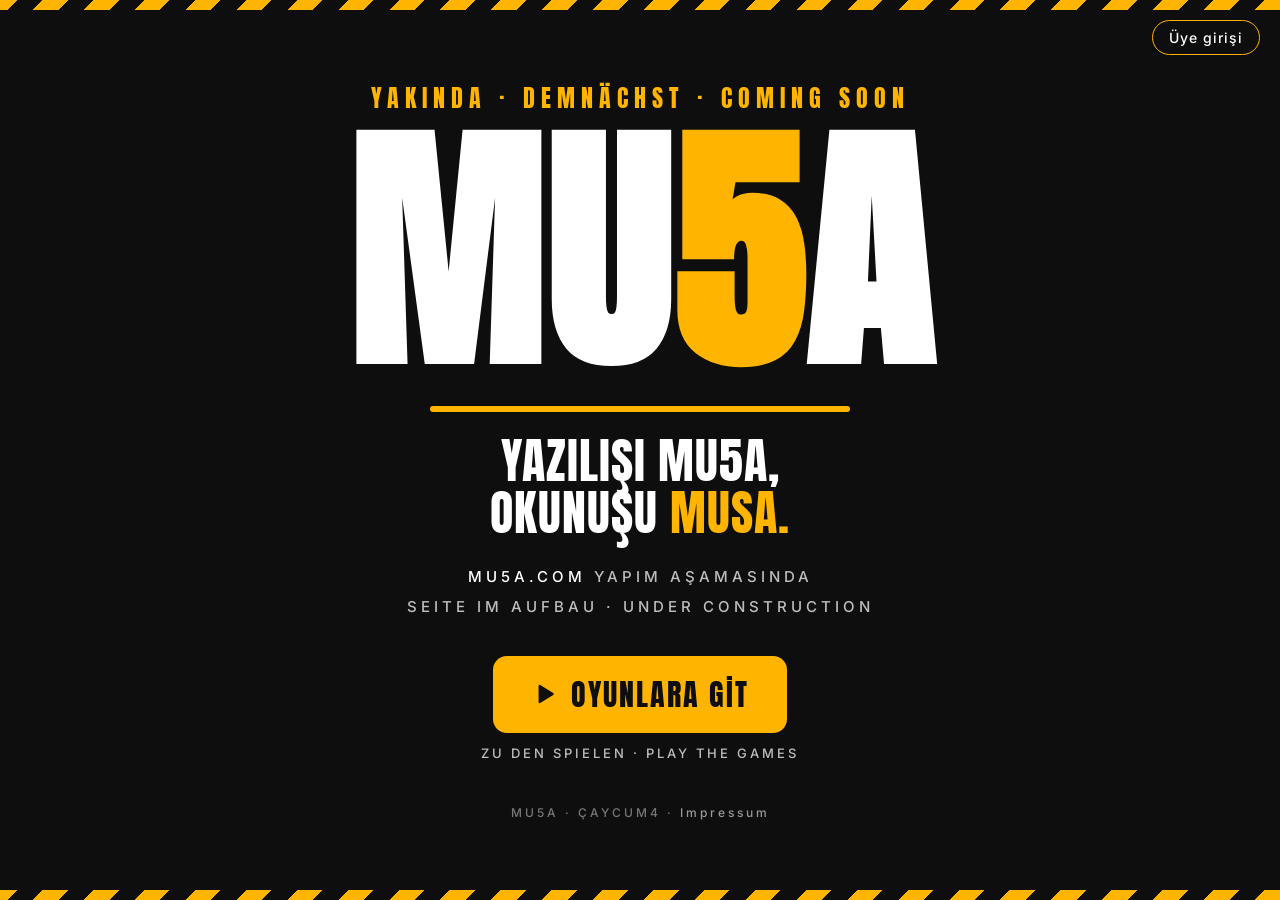
<file: index.html>
<!DOCTYPE html>
<html lang="tr">
<head>
<meta charset="utf-8">
<meta name="viewport" content="width=device-width,initial-scale=1,viewport-fit=cover">
<title>MU5A – Yakında · Demnächst · Coming soon</title>
<meta name="description" content="Yazılışı MU5A, okunuşu Musa. Sayfa yapım aşamasında – Buko Games oyunlarını şimdi oyna.">
<meta name="theme-color" content="#0E0E0E">
<meta property="og:title" content="MU5A – Yakında">
<meta property="og:description" content="Yazılışı MU5A, okunuşu Musa.">
<style>
@font-face{font-family:Anton;font-weight:400;font-display:swap;src:url(anton-latin-400-normal.woff2) format("woff2");unicode-range:U+0000-00FF,U+0131,U+0152-0153,U+02BB-02BC,U+02C6,U+02DA,U+02DC,U+2000-206F,U+20AC,U+2122,U+2191,U+2193,U+2212,U+2215,U+FEFF,U+FFFD}
@font-face{font-family:Anton;font-weight:400;font-display:swap;src:url(anton-latin-ext-400-normal.woff2) format("woff2");unicode-range:U+0100-02AF,U+0304,U+0308,U+0329,U+1E00-1E9F,U+1EF2-1EFF,U+2020,U+20A0-20AB,U+20AD-20C0,U+2113,U+2C60-2C7F,U+A720-A7FF}
@font-face{font-family:Inter;font-weight:500;font-display:swap;src:url(inter-latin-500-normal.woff2) format("woff2");unicode-range:U+0000-00FF,U+0131,U+0152-0153,U+02BB-02BC,U+02C6,U+02DA,U+02DC,U+2000-206F,U+20AC,U+2122,U+2191,U+2193,U+2212,U+2215,U+FEFF,U+FFFD}
@font-face{font-family:Inter;font-weight:500;font-display:swap;src:url(inter-latin-ext-500-normal.woff2) format("woff2");unicode-range:U+0100-02AF,U+0304,U+0308,U+0329,U+1E00-1E9F,U+1EF2-1EFF,U+2020,U+20A0-20AB,U+20AD-20C0,U+2113,U+2C60-2C7F,U+A720-A7FF}
:root{--bg:#0E0E0E;--accent:#FFB400;--fg:#FFFFFF;--muted:#BDBDBD}
*{box-sizing:border-box}
html,body{margin:0;min-height:100%;background:var(--bg);color:var(--fg);font-family:Inter,system-ui,sans-serif;font-weight:500}
body{min-height:100vh;min-height:100dvh;display:flex;flex-direction:column;align-items:center;justify-content:center;padding:32px 20px;text-align:center}
.stripe{position:fixed;left:0;right:0;height:10px;background:repeating-linear-gradient(-45deg,var(--accent) 0 18px,var(--bg) 18px 36px)}
.stripe.top{top:0}.stripe.bottom{bottom:0}
.soon{font-family:Anton,Impact,sans-serif;letter-spacing:6px;font-size:clamp(16px,3.2vw,24px);color:var(--accent);margin:0 0 8px}
.logo{font-family:Anton,Impact,sans-serif;font-size:clamp(110px,30vw,260px);line-height:1;letter-spacing:4px;margin:0;display:flex;justify-content:center}
.logo .five{color:var(--accent)}
.bar{width:min(420px,70vw);height:6px;border-radius:3px;background:var(--accent);margin:22px auto 24px}
.slogan{font-family:Anton,Impact,sans-serif;font-size:clamp(26px,6vw,48px);line-height:1.08;letter-spacing:1px;margin:0}
.slogan span{color:var(--accent)}
.status{margin:22px 0 34px;font-size:clamp(12px,2.6vw,15px);letter-spacing:4px;color:var(--muted);text-transform:uppercase;line-height:2}
.status b{color:var(--fg);font-weight:500}
.play{display:inline-flex;align-items:center;gap:14px;background:var(--accent);color:#0E0E0E;text-decoration:none;font-family:Anton,Impact,sans-serif;font-size:clamp(22px,5vw,30px);letter-spacing:2px;padding:16px 38px;border-radius:14px;box-shadow:0 0 0 0 rgba(255,180,0,.6);animation:pulse 2.2s infinite;transition:transform .15s}
.play:hover,.play:focus-visible{transform:scale(1.05)}
.play svg{width:26px;height:26px}
.sub{margin-top:12px;font-size:13px;letter-spacing:3px;color:var(--muted)}
footer{margin-top:44px;font-size:12px;letter-spacing:3px;color:#777}
footer a{color:#999;text-decoration:none}
footer a:hover{color:var(--accent)}
@keyframes pulse{0%{box-shadow:0 0 0 0 rgba(255,180,0,.55)}70%{box-shadow:0 0 0 18px rgba(255,180,0,0)}100%{box-shadow:0 0 0 0 rgba(255,180,0,0)}}
@media (prefers-reduced-motion:reduce){.play{animation:none}}
.member{position:fixed;top:20px;right:20px;z-index:10;font-family:Inter,system-ui,sans-serif;font-weight:500;font-size:14px;letter-spacing:1px;color:var(--fg);text-decoration:none;border:1.5px solid var(--accent);border-radius:999px;padding:8px 16px;background:var(--bg)}
.member:hover,.member:focus-visible{background:var(--accent);color:var(--bg)}
</style>
</head>
<body>
<a class="member" href="https://mu5a-ekip.pages.dev">Üye girişi</a>
<div class="stripe top"></div>

<p class="soon">YAKINDA · DEMNÄCHST · COMING SOON</p>
<h1 class="logo" aria-label="MU5A"><span>MU</span><span class="five">5</span><span>A</span></h1>
<div class="bar"></div>
<p class="slogan">YAZILIŞI MU5A,<br>OKUNUŞU <span>MUSA.</span></p>

<p class="status">
  <b>MU5A.com</b> yapım aşamasında<br>
  <span lang="de">Seite im Aufbau</span> · <span lang="en">Under construction</span>
</p>

<a class="play" href="https://xenosmart.de/spiel/">
  <svg viewBox="0 0 24 24" fill="currentColor" aria-hidden="true"><path d="M7 4.5v15a1 1 0 0 0 1.5.86l12-7.5a1 1 0 0 0 0-1.72l-12-7.5A1 1 0 0 0 7 4.5z"/></svg>
  OYUNLARA GİT
</a>
<div class="sub">ZU DEN SPIELEN · PLAY THE GAMES</div>

<footer>MU5A · ÇAYCUM4 · <a href="https://xenosmart.de/impressum.html">Impressum</a></footer>

<div class="stripe bottom"></div>
</body>
</html>
</file>
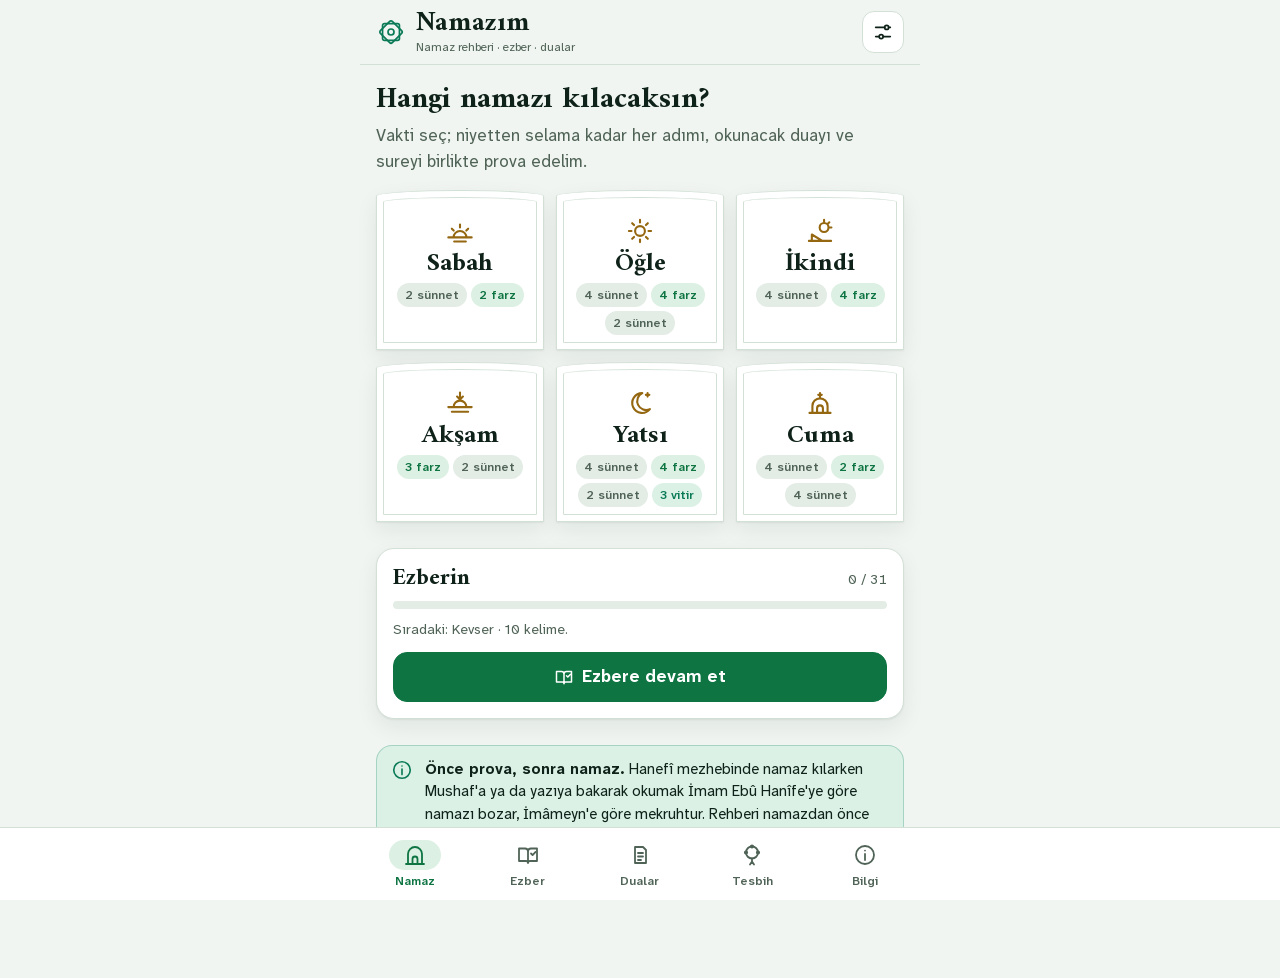
<file: namaz/index.html>
<!DOCTYPE html>
<html lang="tr">
<head>
<meta charset="utf-8">
<meta name="viewport" content="width=device-width, initial-scale=1, viewport-fit=cover">
<meta name="theme-color" content="#f0f5f1" media="(prefers-color-scheme: light)">
<meta name="theme-color" content="#06120c" media="(prefers-color-scheme: dark)">
<meta name="apple-mobile-web-app-capable" content="yes">
<meta name="mobile-web-app-capable" content="yes">
<meta name="apple-mobile-web-app-title" content="Namazım">
<meta name="description" content="Adım adım namaz rehberi, dualar, zamm-ı sureler ve tesbihat sayacı.">
<title>Namazım</title>
<link rel="stylesheet" href="fonts.css">
<link rel="manifest" href="manifest.webmanifest">
<link rel="apple-touch-icon" href="icon-180.png">
<link rel="icon" type="image/png" sizes="192x192" href="icon-192.png">
<meta name="apple-mobile-web-app-status-bar-style" content="default">
<meta name="format-detection" content="telephone=no">
<style>
:root{
  /* Layout: tek sütunlu telefon uygulaması — üstte başlık, ortada kayan içerik, altta sekmeler.
     Vakitler mihrap kemeri biçiminde kartlar; âyet ve rekât işaretleri sekiz köşeli yıldız. */
  --bg:#f0f5f1;
  --surface:#ffffff;
  --sunk:#e3ede6;
  --ink:#0f2219;
  --muted:#506357;
  --line:#d2e0d6;
  --accent:#0d7442;
  --accent-soft:#dcf0e3;
  --on-accent:#ffffff;
  --teal:#0b7a57;
  --teal-soft:#dbf1e6;
  --gold:#946710;
  --warn:#ad3f28;
  --warn-soft:#fbe8e2;
  --shadow:0 1px 2px rgba(15,34,25,.06),0 8px 22px rgba(15,34,25,.07);
  --font-display:'Amiri','Iowan Old Style','Palatino Linotype',Georgia,serif;
  --font-body:'Atkinson Hyperlegible Next',system-ui,-apple-system,'Segoe UI',Roboto,sans-serif;
  --font-ar:'Scheherazade New','Amiri','Noto Naskh Arabic','Geeza Pro','Traditional Arabic',serif;
  --ar:31px;
  --lat:17px;
  color-scheme:light;
}
@media (prefers-color-scheme: dark){
  :root:not([data-theme="light"]){
    --bg:#06120c; --surface:#0d1e16; --sunk:#091711; --ink:#e5f2ea; --muted:#99b2a4; --line:#1c3a2b;
    --accent:#5ad693; --accent-soft:#11311f; --on-accent:#03100a; --teal:#46cba4; --teal-soft:#0e2c22;
    --gold:#e6bd66; --warn:#ff9a80; --warn-soft:#3a1c17;
    --shadow:0 1px 2px rgba(0,0,0,.35),0 10px 26px rgba(0,0,0,.28);
    color-scheme:dark;
  }
}
:root[data-theme="dark"]{
  --bg:#06120c; --surface:#0d1e16; --sunk:#091711; --ink:#e5f2ea; --muted:#99b2a4; --line:#1c3a2b;
  --accent:#5ad693; --accent-soft:#11311f; --on-accent:#03100a; --teal:#46cba4; --teal-soft:#0e2c22;
  --gold:#e6bd66; --warn:#ff9a80; --warn-soft:#3a1c17;
  --shadow:0 1px 2px rgba(0,0,0,.35),0 10px 26px rgba(0,0,0,.28);
  color-scheme:dark;
}
*{box-sizing:border-box}
html,body{height:100%}
body{margin:0;background:var(--bg);color:var(--ink);font-family:var(--font-body);font-size:var(--lat);line-height:1.5;-webkit-font-smoothing:antialiased;-webkit-tap-highlight-color:transparent;overflow-x:hidden}
button,select,input{font:inherit;color:inherit}
button{cursor:pointer}
:focus-visible{outline:3px solid var(--accent);outline-offset:2px}
h1,h2,h3{text-wrap:balance}
.sr{position:absolute;width:1px;height:1px;overflow:hidden;clip:rect(0 0 0 0);white-space:nowrap}

/* ---------- shell ---------- */
#app{max-width:560px;margin:0 auto;min-height:100%;display:flex;flex-direction:column}
.top{position:sticky;top:0;z-index:5;background:var(--bg);padding:calc(env(safe-area-inset-top) + 10px) 16px 10px;display:flex;align-items:center;gap:10px;border-bottom:1px solid var(--line)}
.brand{display:flex;align-items:center;gap:10px;flex:1;min-width:0}
.brand b{font-family:var(--font-display);font-size:27px;line-height:1;letter-spacing:.2px}
.brand small{display:block;font-size:12px;color:var(--muted);line-height:1.2;margin-top:2px}
.logo{width:30px;height:30px;color:var(--teal)}
.iconbtn{width:42px;height:42px;border-radius:12px;border:1px solid var(--line);background:var(--surface);display:grid;place-items:center;flex:none}
.iconbtn svg{width:22px;height:22px}
main{flex:1;padding:18px 16px calc(98px + env(safe-area-inset-bottom))}
.tabs{position:fixed;left:0;right:0;bottom:0;z-index:6;background:var(--surface);border-top:1px solid var(--line);padding:6px 8px calc(env(safe-area-inset-bottom) + 6px)}
.tabs-in{max-width:560px;margin:0 auto;display:grid;grid-template-columns:repeat(5,1fr);gap:2px}
.tab{display:flex;flex-direction:column;align-items:center;gap:2px;padding:6px 0 4px;border:0;background:none;color:var(--muted);font-size:12px;font-weight:600;border-radius:12px;min-height:52px}
.tab svg{width:24px;height:24px}
.tab[aria-current="page"]{color:var(--accent)}
.tab[aria-current="page"] .tab-ic{background:var(--accent-soft)}
.tab-ic{display:grid;place-items:center;width:52px;height:30px;border-radius:999px}
svg.ic{fill:none;stroke:currentColor;stroke-width:1.8;stroke-linecap:round;stroke-linejoin:round}

/* ---------- type ---------- */
.h1{font-family:var(--font-display);font-weight:700;font-size:30px;line-height:1.15;margin:0}
.h2{font-family:var(--font-display);font-weight:700;font-size:23px;line-height:1.2;margin:0}
.lead{color:var(--muted);margin:6px 0 0}
.small{font-size:14px;color:var(--muted)}
.sec{margin-top:26px}
.sec-h{display:flex;align-items:baseline;justify-content:space-between;gap:12px;margin-bottom:10px}
.eyebrow{font-size:12px;font-weight:700;letter-spacing:.08em;text-transform:uppercase;color:var(--teal)}
.stack{display:flex;flex-direction:column;gap:10px}

/* ---------- vakit cards (mihrap kemeri) ---------- */
.vakitler{display:grid;grid-template-columns:1fr 1fr;gap:12px;margin-top:16px}
.vakit{position:relative;display:flex;flex-direction:column;align-items:center;gap:6px;border:1px solid var(--line);background:var(--surface);border-radius:999px 999px 18px 18px / 70px 70px 18px 18px;padding:26px 10px 14px;text-align:center;box-shadow:var(--shadow);min-height:150px}
.vakit::before{content:"";position:absolute;inset:6px;border:1px solid var(--line);border-radius:999px 999px 13px 13px / 64px 64px 13px 13px;pointer-events:none}
.vakit .vi{width:28px;height:28px;color:var(--gold)}
.vakit .ad{font-family:var(--font-display);font-weight:700;font-size:26px;line-height:1}
.rek{display:flex;gap:4px;justify-content:center;flex-wrap:wrap}
.chip{display:inline-flex;align-items:center;gap:4px;font-size:12px;font-weight:600;padding:3px 8px;border-radius:999px;background:var(--sunk);color:var(--muted);white-space:nowrap}
.chip.f{background:var(--accent-soft);color:var(--accent)}
.chip.v{background:var(--teal-soft);color:var(--teal)}
.chip.w{background:var(--warn-soft);color:var(--warn)}

/* ---------- generic cards / rows ---------- */
.card{background:var(--surface);border:1px solid var(--line);border-radius:18px;padding:16px;box-shadow:var(--shadow)}
.note{display:flex;gap:12px;align-items:flex-start;background:var(--teal-soft);border:1px solid color-mix(in srgb,var(--teal) 25%,transparent);border-radius:16px;padding:12px 14px;font-size:15px}
.note svg{width:22px;height:22px;flex:none;color:var(--teal);margin-top:1px}
.note.warn{background:var(--warn-soft);border-color:color-mix(in srgb,var(--warn) 30%,transparent)}
.note.warn svg{color:var(--warn)}
.list{background:var(--surface);border:1px solid var(--line);border-radius:18px;overflow:hidden;box-shadow:var(--shadow)}
.row{display:flex;align-items:center;gap:12px;width:100%;padding:12px 14px;border:0;border-top:1px solid var(--line);background:none;text-align:left}
.row:first-child{border-top:0}
.row .t{flex:1;min-width:0}
.row .t b{display:block;font-weight:700}
.row .t span{display:block;font-size:13.5px;color:var(--muted);line-height:1.35}
.row .arp{display:block;font-family:var(--font-ar);font-size:21px;line-height:1.7;direction:rtl;text-align:right;white-space:nowrap;overflow:hidden;text-overflow:ellipsis;color:var(--muted);margin-top:2px}
.row .chev{width:18px;height:18px;color:var(--muted);flex:none}
.done{width:22px;height:22px;border-radius:50%;display:grid;place-items:center;background:var(--teal);color:#fff;flex:none}
.done svg{width:14px;height:14px}
.btn{display:inline-flex;align-items:center;justify-content:center;gap:8px;min-height:50px;padding:0 18px;border-radius:14px;border:1px solid var(--line);background:var(--surface);font-weight:700}
.btn.pri{background:var(--accent);color:var(--on-accent);border-color:var(--accent)}
a.btn{text-decoration:none;color:var(--ink)}
a.btn.pri{color:var(--on-accent)}
.btn.block{width:100%}
.btn svg{width:20px;height:20px}
.btn[disabled]{opacity:.45}
.progress{height:8px;border-radius:99px;background:var(--sunk);overflow:hidden}
.progress i{display:block;height:100%;background:var(--teal);border-radius:99px}

/* ---------- 8-point star ---------- */
.star{--s:30px;position:relative;width:var(--s);height:var(--s);display:inline-grid;place-items:center;flex:none;color:var(--teal)}
.star::before,.star::after{content:"";position:absolute;inset:4px;border:1.6px solid currentColor;border-radius:1.5px}
.star::after{transform:rotate(45deg)}
.star>span{position:relative;z-index:1;font-size:11.5px;font-weight:700;color:var(--ink);font-variant-numeric:tabular-nums}
.star.fill::before,.star.fill::after{background:currentColor}
.star.fill>span{color:var(--on-accent)}

/* ---------- text cards ---------- */
.tcard{background:var(--surface);border:1px solid var(--line);border-radius:24px 24px 16px 16px;box-shadow:var(--shadow);overflow:hidden}
.tc-h{display:flex;align-items:center;gap:8px;flex-wrap:wrap;padding:12px 16px 0}
.tc-h b{font-weight:700;font-size:15px;color:var(--teal);letter-spacing:.02em}
.tc-h .sp{flex:1}
.tc-note{padding:0 16px 14px;font-size:14px;color:var(--muted)}
.tline{position:relative;display:grid;gap:4px;padding:12px 16px 14px;border-top:1px solid var(--line)}
.tc-h + .tline{border-top:0}
.tline .lnum{position:absolute;left:10px;top:12px;--s:28px}
.tline.numbered{padding-left:46px}
.ar{font-family:var(--font-ar);font-size:var(--ar);line-height:2.05;direction:rtl;text-align:right;color:var(--ink);font-weight:400}
.ok{font-weight:600;font-size:calc(var(--lat) + 1px);line-height:1.45}
.tr{color:var(--muted);font-size:calc(var(--lat) - 1.5px);line-height:1.45}
.hide-ar .ar,.hide-ok .ok,.hide-tr .tr{display:none}
.tline.hid .ar{display:none}
.tline.hid .ok{color:var(--muted);font-weight:600;letter-spacing:.04em}
.tline.hid{cursor:pointer}
.tline.hid .ok.tap{font-weight:400;font-style:italic;letter-spacing:0}
.niyet .ok{font-size:calc(var(--lat) + 2px)}

/* ---------- layers ---------- */
.layer{position:fixed;inset:0;z-index:20;background:var(--bg);display:flex;flex-direction:column;animation:lin .18s ease-out}
.l-top{flex:none;display:flex;align-items:center;gap:10px;padding:calc(env(safe-area-inset-top) + 8px) 12px 8px;border-bottom:1px solid var(--line);background:var(--bg)}
.l-top .tt{flex:1;min-width:0;text-align:center}
.l-top .tt b{display:block;font-family:var(--font-display);font-size:21px;line-height:1.15;white-space:nowrap;overflow:hidden;text-overflow:ellipsis}
.l-top .tt span{display:block;font-size:13px;color:var(--muted)}
.l-body{flex:1;overflow-y:auto;-webkit-overflow-scrolling:touch}
.l-in{max-width:560px;margin:0 auto;padding:16px 16px 28px}
.l-foot{flex:none;border-top:1px solid var(--line);background:var(--bg);padding:10px 12px calc(env(safe-area-inset-bottom) + 10px)}
.l-foot-in{max-width:560px;margin:0 auto;display:grid;grid-template-columns:1fr 2fr;gap:10px}
.l-foot-in.one{grid-template-columns:1fr}
.sheet-wrap{position:fixed;inset:0;z-index:30;background:rgba(4,14,9,.5);display:flex;align-items:flex-end;justify-content:center;animation:fade .15s ease-out}
.sheet{width:100%;max-width:560px;max-height:88%;overflow-y:auto;background:var(--bg);border-radius:22px 22px 0 0;padding:8px 16px calc(env(safe-area-inset-bottom) + 18px);animation:up .2s ease-out}
.grab{width:42px;height:5px;border-radius:9px;background:var(--line);margin:4px auto 12px}
@keyframes lin{from{opacity:0;transform:translateY(8px)}to{opacity:1;transform:none}}
@keyframes up{from{transform:translateY(30px);opacity:.4}to{transform:none;opacity:1}}
@keyframes fade{from{opacity:0}to{opacity:1}}

/* ---------- guide ---------- */
.rtrack{display:flex;justify-content:center;gap:6px;padding:10px 12px 0;max-width:560px;margin:0 auto;width:100%}
.rtrack .rk{display:flex;flex-direction:column;align-items:center;gap:2px;font-size:11px;color:var(--muted);font-weight:600}
.rtrack .star{--s:26px;color:var(--line)}
.rtrack .rk.done .star{color:var(--teal)}
.rtrack .rk.cur .star{color:var(--gold)}
.rtrack .rk.cur{color:var(--ink)}
.gbar{height:3px;background:var(--sunk);margin-top:10px}
.gbar i{display:block;height:100%;background:var(--gold);transition:width .25s}
.stephead{display:grid;grid-template-columns:76px 1fr;gap:14px;align-items:start}
.figbox{width:76px;height:84px;border-radius:38px 38px 12px 12px;padding-top:6px;background:var(--surface);border:1px solid var(--line);display:grid;place-items:center;color:var(--accent)}
.figbox svg{width:62px;height:62px}
.phase{font-size:12px;font-weight:700;letter-spacing:.09em;text-transform:uppercase;color:var(--gold)}
.steptitle{font-family:var(--font-display);font-weight:700;font-size:27px;line-height:1.15;margin:2px 0 6px}
.act{margin:0;font-size:calc(var(--lat) - .5px);line-height:1.5}
.gitems{display:flex;flex-direction:column;gap:12px;margin-top:16px}
.anim-n{animation:sn .2s ease-out}
.anim-p{animation:sp .2s ease-out}
@keyframes sn{from{opacity:0;transform:translateX(18px)}to{opacity:1;transform:none}}
@keyframes sp{from{opacity:0;transform:translateX(-18px)}to{opacity:1;transform:none}}
.mini{display:inline-flex;align-items:center;gap:6px;min-height:34px;padding:0 12px;border-radius:999px;border:1px solid var(--line);background:var(--surface);font-size:14px;font-weight:700;color:var(--accent)}
.mini svg{width:16px;height:16px}
.endbox{text-align:center;padding:24px 8px 8px}
.endbox .bigstar{--s:84px;color:var(--teal);margin:0 auto 14px}
.endbox .bigstar::before,.endbox .bigstar::after{inset:10px;border-width:2.5px}

/* ---------- prep ---------- */
.field{display:flex;align-items:center;gap:12px;padding:12px 14px}
.field + .field{border-top:1px solid var(--line)}
.field label{flex:1;font-weight:600}
.field label span{display:block;font-weight:400;font-size:13.5px;color:var(--muted)}
.sel{appearance:none;-webkit-appearance:none;min-height:42px;padding:0 34px 0 12px;border-radius:12px;border:1px solid var(--line);background:var(--surface) url("data:image/svg+xml,%3Csvg xmlns='http://www.w3.org/2000/svg' width='12' height='8'%3E%3Cpath d='M1 1l5 5 5-5' fill='none' stroke='%23889' stroke-width='2'/%3E%3C/svg%3E") no-repeat right 12px center;font-weight:600;max-width:60%}
.switch{position:relative;width:52px;height:30px;flex:none}
.switch input{position:absolute;inset:0;opacity:0;margin:0;cursor:pointer}
.switch i{position:absolute;inset:0;border-radius:99px;background:var(--line);transition:background .15s;pointer-events:none}
.switch i::after{content:"";position:absolute;top:3px;left:3px;width:24px;height:24px;border-radius:50%;background:#fff;box-shadow:0 1px 3px rgba(0,0,0,.3);transition:transform .15s}
.switch input:checked + i{background:var(--teal)}
.switch input:checked + i::after{transform:translateX(22px)}
.switch input:focus-visible + i{outline:3px solid var(--accent);outline-offset:2px}
.switch input:disabled + i{opacity:.6}
.verdict{display:flex;gap:8px;align-items:flex-start;font-size:13.5px;line-height:1.4;padding:8px 14px 12px;color:var(--muted)}
.verdict svg{width:16px;height:16px;flex:none;margin-top:2px}
.verdict.ok svg{color:var(--teal)}
.verdict.warn{color:var(--warn)}
.flow{display:grid;gap:8px}
.flow .fr{display:grid;grid-template-columns:auto 1fr;gap:10px;align-items:start}
.flow .fr .star{--s:26px}
.flow .fr p{margin:3px 0 0;font-size:14.5px;line-height:1.45}

/* ---------- segmented ---------- */
.seg{display:inline-flex;background:var(--sunk);border-radius:12px;padding:3px;gap:2px}
.seg button{border:0;background:none;padding:7px 12px;border-radius:9px;font-size:14px;font-weight:700;color:var(--muted);min-height:36px}
.seg button[aria-pressed="true"]{background:var(--surface);color:var(--ink);box-shadow:0 1px 2px rgba(0,0,0,.12)}
.toggles{display:flex;gap:6px;flex-wrap:wrap}
.tg{border:1px solid var(--line);background:var(--surface);border-radius:999px;padding:6px 12px;font-size:14px;font-weight:700;color:var(--muted);min-height:36px}
.tg[aria-pressed="true"]{background:var(--accent-soft);border-color:transparent;color:var(--accent)}

/* ---------- tesbih ---------- */
.tsteps{display:flex;flex-direction:column;gap:8px}
.ts{border:1px solid var(--line);background:var(--surface);border-radius:16px;overflow:hidden}
.ts-h{display:flex;align-items:center;gap:12px;width:100%;padding:12px 14px;border:0;background:none;text-align:left}
.ts-h b{flex:1;font-weight:700}
.ts-h b span{display:block;font-weight:400;font-size:13px;color:var(--muted)}
.ts .star{--s:28px}
.ts.cur{border-color:var(--gold);box-shadow:var(--shadow)}
.ts.cur .ts-h .star{color:var(--gold)}
.ts.past .ts-h .star{color:var(--teal)}
.ts-b{padding:0 14px 14px;display:flex;flex-direction:column;gap:12px}
.disk{position:relative;width:min(240px,70vw);aspect-ratio:1;margin:4px auto 0;border-radius:50%;border:0;background:var(--surface);box-shadow:var(--shadow),inset 0 0 0 1px var(--line);display:grid;place-items:center;touch-action:manipulation;user-select:none;-webkit-user-select:none}
.disk svg{position:absolute;inset:0;width:100%;height:100%;transform:rotate(-90deg)}
.disk circle{fill:none;stroke-width:7}
.disk .trk{stroke:var(--sunk)}
.disk .prg{stroke:var(--teal);stroke-linecap:round;transition:stroke-dashoffset .15s}
.disk .in{display:flex;flex-direction:column;align-items:center;line-height:1}
.disk .cnt{font-family:var(--font-display);font-weight:700;font-size:64px;font-variant-numeric:tabular-nums}
.disk .of{font-size:15px;color:var(--muted);margin-top:6px;font-weight:600}
.zk-ph{text-align:center;display:grid;gap:2px}
.zk-ph .ar{text-align:center;font-size:calc(var(--ar) * .9);line-height:1.8}
.disk.pulse{animation:pl .16s ease-out}
.disk.full .prg{stroke:var(--gold)}
@keyframes pl{50%{transform:scale(.97)}}
.zk-row{display:flex;gap:8px;flex-wrap:wrap;justify-content:center}

/* ---------- info ---------- */
details.acc{background:var(--surface);border:1px solid var(--line);border-radius:16px;box-shadow:var(--shadow)}
details.acc + details.acc{margin-top:10px}
details.acc summary{list-style:none;display:flex;align-items:center;gap:12px;padding:14px 16px;font-weight:700;cursor:pointer}
details.acc summary::-webkit-details-marker{display:none}
details.acc summary .star{--s:26px}
details.acc summary .sp{flex:1}
details.acc summary .chev{width:18px;height:18px;color:var(--muted);transition:transform .15s}
details.acc[open] summary .chev{transform:rotate(90deg)}
.acc-b{padding:0 16px 16px;font-size:15.5px;line-height:1.55}
.acc-b p{margin:0 0 10px}
.acc-b ol,.acc-b ul{margin:0 0 10px;padding-left:22px}
.acc-b li{margin:4px 0}
.acc-b li em{font-style:normal;font-weight:700;color:var(--teal);font-size:13px;margin-left:4px}
.tblwrap{overflow-x:auto}
table.rt{width:100%;border-collapse:collapse;font-variant-numeric:tabular-nums;font-size:15px}
table.rt th,table.rt td{padding:8px 6px;border-bottom:1px solid var(--line);text-align:center}
table.rt thead th{font-size:12.5px;color:var(--muted);font-weight:700}
table.rt tbody th{text-align:left;font-family:var(--font-display);font-size:18px}
table.rt td.f{color:var(--accent);font-weight:700}

/* ---------- settings ---------- */
.setgrp{background:var(--surface);border:1px solid var(--line);border-radius:16px;margin-bottom:12px}
.setgrp .field{flex-wrap:wrap}
.setgrp h3{margin:0;padding:12px 14px 0;font-size:13px;letter-spacing:.06em;text-transform:uppercase;color:var(--muted)}
.fs{display:flex;align-items:center;gap:6px}
.fs button{width:40px;height:40px;border-radius:12px;border:1px solid var(--line);background:var(--surface);font-weight:700}
.fs output{min-width:58px;text-align:center;font-size:14px;color:var(--muted);font-weight:600}

/* ---------- ezber ---------- */
.today{display:grid;gap:12px}
.today .big{font-family:var(--font-display);font-weight:700;font-size:25px;line-height:1.15}
.duelist{display:flex;flex-direction:column;gap:8px}
.st{font-size:12px;font-weight:700;padding:3px 8px;border-radius:999px;white-space:nowrap;flex:none}
.st.ok{background:var(--accent-soft);color:var(--accent)}
.st.due{background:color-mix(in srgb,var(--gold) 18%,transparent);color:var(--gold)}
.st.cal{background:var(--sunk);color:var(--muted)}
.star.okstar{color:var(--accent)}
.star.okstar::before,.star.okstar::after{background:currentColor}
.star.okstar>span{color:var(--on-accent)}
.gold3{display:flex;gap:8px;flex-wrap:wrap}
.gold3 button{flex:1;min-width:92px;display:flex;flex-direction:column;align-items:center;gap:2px;padding:10px 6px;border-radius:14px;border:1px solid var(--line);background:var(--surface);font-weight:700}
.gold3 button span{font-size:12px;font-weight:600;color:var(--muted)}
.gold3 button.ok{background:var(--accent-soft);border-color:transparent;color:var(--accent)}
.wk-step{font-size:12px;font-weight:700;letter-spacing:.08em;text-transform:uppercase;color:var(--gold)}
.wk-title{font-family:var(--font-display);font-weight:700;font-size:26px;line-height:1.15;margin:2px 0 4px}
.wk-help{margin:0 0 14px;color:var(--muted);font-size:calc(var(--lat) - 1px)}
.hintbox{background:var(--surface);border:1px solid var(--line);border-radius:22px 22px 16px 16px;padding:18px 16px;box-shadow:var(--shadow);display:grid;gap:8px}
.hintbox .hint{font-size:calc(var(--lat) + 5px);font-weight:700;letter-spacing:.05em;line-height:1.5}
.hintbox .tr{font-size:calc(var(--lat) - .5px)}
.hintbox .cue{font-size:13px;font-weight:700;color:var(--teal);letter-spacing:.04em;text-transform:uppercase}
.methods{display:grid;gap:8px;margin:14px 0}
.methods .fr{display:grid;grid-template-columns:auto 1fr;gap:10px;align-items:start}
.methods .fr .star{--s:26px}
.methods .fr p{margin:3px 0 0;font-size:15px;line-height:1.45}
.answer{min-height:64px;border:2px dashed var(--line);border-radius:16px;padding:10px;display:flex;flex-wrap:wrap;gap:6px;align-content:flex-start;background:var(--sunk)}
.answer.done{border-style:solid;border-color:var(--accent);background:var(--accent-soft)}
.wchips{display:flex;flex-wrap:wrap;gap:8px;margin-top:14px}
.wchip{border:1px solid var(--line);background:var(--surface);border-radius:12px;padding:9px 12px;font-weight:700;font-size:calc(var(--lat) + 1px);min-height:44px;box-shadow:0 1px 2px rgba(0,0,0,.06)}
.wchip.got{background:var(--accent);color:var(--on-accent);border-color:var(--accent);padding:6px 10px;font-size:var(--lat);min-height:0}
.wchip[disabled]{opacity:.25}
.wchip.bad{animation:shake .3s}
@keyframes shake{25%{transform:translateX(-5px)}75%{transform:translateX(5px)}}
.cnt-btn{font-variant-numeric:tabular-nums}
.celebrate{text-align:center;padding:20px 6px 6px}
.celebrate .bigstar{--s:90px;color:var(--accent);margin:0 auto 14px}
.celebrate .bigstar::before,.celebrate .bigstar::after{inset:10px;border-width:2.5px;background:var(--accent-soft)}
.toast{position:fixed;left:50%;bottom:calc(env(safe-area-inset-bottom) + 96px);transform:translateX(-50%);z-index:40;background:var(--ink);color:var(--bg);padding:10px 16px;border-radius:12px;font-size:14.5px;font-weight:600;box-shadow:var(--shadow);max-width:calc(100% - 32px);animation:fade .15s ease-out}

@media (min-width:600px){ .vakitler{grid-template-columns:repeat(3,1fr)} }
@media (prefers-reduced-motion: reduce){ *{animation:none !important;transition:none !important} }
</style>
</head>
<body>
<div id="app">
  <header class="top">
    <div class="brand">
      <svg class="logo ic" viewBox="0 0 32 32" aria-hidden="true"><rect x="7" y="7" width="18" height="18" rx="2"/><rect x="7" y="7" width="18" height="18" rx="2" transform="rotate(45 16 16)"/><circle cx="16" cy="16" r="3.2"/></svg>
      <div><b>Namazım</b><small>Namaz rehberi · ezber · dualar</small></div>
    </div>
    <button class="iconbtn" id="btn-settings" aria-label="Ayarlar"><svg class="ic" viewBox="0 0 24 24"><path d="M4 7h10M18 7h2M4 17h4M12 17h8"/><circle cx="16" cy="7" r="2.2"/><circle cx="10" cy="17" r="2.2"/></svg></button>
  </header>
  <main id="view" tabindex="-1"></main>
  <nav class="tabs" aria-label="Bölümler"><div class="tabs-in" id="tabs"></div></nav>
</div>
<div id="layers"></div>
<script>window.NAMAZ_DATA = {"surahs":[{"id":"fatiha","no":1,"from":1,"name":"Fâtiha","kind":"sure","ayat":7,"lines":[{"n":1,"ar":"بِسْمِ اللَّهِ الرَّحْمَٰنِ الرَّحِيمِ","ok":"Bismillâhir rahmânir rahîm.","tr":"Rahmân ve Rahîm olan Allah'ın adıyla."},{"n":2,"ar":"الْحَمْدُ لِلَّهِ رَبِّ الْعَالَمِينَ","ok":"Elhamdü lillâhi rabbil âlemîn.","tr":"Hamd, âlemlerin Rabbi olan Allah'a mahsustur."},{"n":3,"ar":"الرَّحْمَٰنِ الرَّحِيمِ","ok":"Errahmânir rahîm.","tr":"O, Rahmân'dır, Rahîm'dir; merhameti sonsuzdur."},{"n":4,"ar":"مَالِكِ يَوْمِ الدِّينِ","ok":"Mâliki yevmid dîn.","tr":"Hesap gününün sahibidir."},{"n":5,"ar":"إِيَّاكَ نَعْبُدُ وَإِيَّاكَ نَسْتَعِينُ","ok":"İyyâke na'büdü ve iyyâke neste'în.","tr":"Yalnız Sana kulluk eder, yalnız Senden yardım dileriz."},{"n":6,"ar":"اهْدِنَا الصِّرَاطَ الْمُسْتَقِيمَ","ok":"İhdinas sırâtal müstakîm.","tr":"Bizi doğru yola ilet."},{"n":7,"ar":"صِرَاطَ الَّذِينَ أَنْعَمْتَ عَلَيْهِمْ غَيْرِ الْمَغْضُوبِ عَلَيْهِمْ وَلَا الضَّالِّينَ","ok":"Sırâtallezîne en'amte aleyhim ğayril mağdûbi aleyhim ve led dâllîn.","tr":"Nimet verdiklerinin yoluna; gazaba uğrayanların ve yolunu şaşıranların yoluna değil."}]},{"id":"ayetelkursi","no":2,"from":255,"name":"Âyetü'l-Kürsî","kind":"ayet","ref":"Bakara 255","ayat":1,"lines":[{"n":255,"ar":"اللَّهُ لَا إِلَٰهَ إِلَّا هُوَ الْحَيُّ الْقَيُّومُ ۚ","ok":"Allâhü lâ ilâhe illâ hüvel hayyül kayyûm.","tr":"Allah, O'ndan başka ilah yoktur; daima diridir, her şeyi ayakta tutandır."},{"n":255,"ar":"لَا تَأْخُذُهُ سِنَةٌ وَلَا نَوْمٌ ۚ","ok":"Lâ te'huzühû sinetün ve lâ nevm.","tr":"O'nu ne uyuklama tutar ne de uyku."},{"n":255,"ar":"لَهُ مَا فِي السَّمَاوَاتِ وَمَا فِي الْأَرْضِ ۗ","ok":"Lehû mâ fis semâvâti ve mâ fil ard.","tr":"Göklerde ve yerde ne varsa O'nundur."},{"n":255,"ar":"مَنْ ذَا الَّذِي يَشْفَعُ عِنْدَهُ إِلَّا بِإِذْنِهِ ۚ","ok":"Men zellezî yeşfeu indehû illâ bi iznih.","tr":"İzni olmadan O'nun katında kim şefaat edebilir?"},{"n":255,"ar":"يَعْلَمُ مَا بَيْنَ أَيْدِيهِمْ وَمَا خَلْفَهُمْ ۖ","ok":"Ya'lemü mâ beyne eydîhim ve mâ halfehüm.","tr":"O, kullarının önündekini de ardındakini de bilir."},{"n":255,"ar":"وَلَا يُحِيطُونَ بِشَيْءٍ مِنْ عِلْمِهِ إِلَّا بِمَا شَاءَ ۚ","ok":"Ve lâ yühîtûne bi şey'in min ilmihî illâ bimâ şâe.","tr":"Onlar O'nun ilminden, ancak O'nun dilediği kadarını kavrayabilirler."},{"n":255,"ar":"وَسِعَ كُرْسِيُّهُ السَّمَاوَاتِ وَالْأَرْضَ ۖ","ok":"Vesia kürsiyyühüs semâvâti vel ard.","tr":"O'nun kürsüsü gökleri ve yeri kuşatmıştır."},{"n":255,"ar":"وَلَا يَئُودُهُ حِفْظُهُمَا ۚ","ok":"Ve lâ yeûdühû hıfzuhumâ.","tr":"Onları koruyup gözetmek O'na ağır gelmez."},{"n":255,"ar":"وَهُوَ الْعَلِيُّ الْعَظِيمُ","ok":"Ve hüvel aliyyül azîm.","tr":"O, çok yücedir, çok büyüktür."}]},{"id":"amenerrasulu","no":2,"from":285,"name":"Âmenerrasûlü","kind":"ayet","ref":"Bakara 285–286","ayat":2,"lines":[{"n":285,"ar":"آمَنَ الرَّسُولُ بِمَا أُنْزِلَ إِلَيْهِ مِنْ رَبِّهِ وَالْمُؤْمِنُونَ ۚ","ok":"Âmener rasûlü bimâ ünzile ileyhi min rabbihî vel mü'minûn.","tr":"Peygamber, Rabbinden kendisine indirilene iman etti; müminler de."},{"n":285,"ar":"كُلٌّ آمَنَ بِاللَّهِ وَمَلَائِكَتِهِ وَكُتُبِهِ وَرُسُلِهِ لَا نُفَرِّقُ بَيْنَ أَحَدٍ مِنْ رُسُلِهِ ۚ","ok":"Küllün âmene billâhi ve melâiketihî ve kütübihî ve rusülih, lâ nüferriku beyne ehadin min rusülih.","tr":"Hepsi Allah'a, meleklerine, kitaplarına ve peygamberlerine iman etti. “O'nun peygamberleri arasında hiçbir ayrım yapmayız.”"},{"n":285,"ar":"وَقَالُوا سَمِعْنَا وَأَطَعْنَا ۖ","ok":"Ve kâlû semi'nâ ve ata'nâ.","tr":"Ve dediler ki: “İşittik ve itaat ettik."},{"n":285,"ar":"غُفْرَانَكَ رَبَّنَا وَإِلَيْكَ الْمَصِيرُ","ok":"Ğufrâneke rabbenâ ve ileykel masîr.","tr":"Rabbimiz, bağışlamanı dileriz; dönüş ancak Sanadır.”"},{"n":286,"ar":"لَا يُكَلِّفُ اللَّهُ نَفْسًا إِلَّا وُسْعَهَا ۚ","ok":"Lâ yükellifullâhü nefsen illâ vüs'ahâ.","tr":"Allah hiç kimseye gücünün üstünde bir yük yüklemez."},{"n":286,"ar":"لَهَا مَا كَسَبَتْ وَعَلَيْهَا مَا اكْتَسَبَتْ ۗ","ok":"Lehâ mâ kesebet ve aleyhâ mektesebet.","tr":"Herkesin kazandığı iyilik kendi lehine, yaptığı kötülük kendi aleyhinedir."},{"n":286,"ar":"رَبَّنَا لَا تُؤَاخِذْنَا إِنْ نَسِينَا أَوْ أَخْطَأْنَا ۚ","ok":"Rabbenâ lâ tüâhıznâ in nesînâ ev ahta'nâ.","tr":"Rabbimiz! Unutur ya da yanılırsak bizi sorumlu tutma."},{"n":286,"ar":"رَبَّنَا وَلَا تَحْمِلْ عَلَيْنَا إِصْرًا كَمَا حَمَلْتَهُ عَلَى الَّذِينَ مِنْ قَبْلِنَا ۚ","ok":"Rabbenâ ve lâ tahmil aleynâ ısran kemâ hameltehû alellezîne min kablinâ.","tr":"Rabbimiz! Bizden öncekilere yüklediğin gibi bize de ağır yük yükleme."},{"n":286,"ar":"رَبَّنَا وَلَا تُحَمِّلْنَا مَا لَا طَاقَةَ لَنَا بِهِ ۖ","ok":"Rabbenâ ve lâ tühammilnâ mâ lâ tâkate lenâ bih.","tr":"Rabbimiz! Gücümüzün yetmediği şeyleri bize taşıtma."},{"n":286,"ar":"وَاعْفُ عَنَّا وَاغْفِرْ لَنَا وَارْحَمْنَا ۚ","ok":"Va'fü annâ, vağfir lenâ, verhamnâ.","tr":"Bizi affet, bizi bağışla, bize merhamet et."},{"n":286,"ar":"أَنْتَ مَوْلَانَا فَانْصُرْنَا عَلَى الْقَوْمِ الْكَافِرِينَ","ok":"Ente mevlânâ fensurnâ alel kavmil kâfirîn.","tr":"Sen bizim Mevlâmızsın; kâfirler topluluğuna karşı bize yardım et."}]},{"id":"duha","no":93,"from":1,"name":"Duhâ","kind":"sure","ayat":11,"lines":[{"n":1,"ar":"وَالضُّحَىٰ","ok":"Ved duhâ.","tr":"Kuşluk vaktine andolsun,"},{"n":2,"ar":"وَاللَّيْلِ إِذَا سَجَىٰ","ok":"Vel leyli izâ secâ.","tr":"sükûna erdiğinde geceye andolsun ki,"},{"n":3,"ar":"مَا وَدَّعَكَ رَبُّكَ وَمَا قَلَىٰ","ok":"Mâ vedde'ake rabbüke ve mâ kalâ.","tr":"Rabbin seni bırakmadı, sana darılmadı da."},{"n":4,"ar":"وَلَلْآخِرَةُ خَيْرٌ لَكَ مِنَ الْأُولَىٰ","ok":"Ve lel âhiratü hayrun leke minel ûlâ.","tr":"Ahiret senin için elbette dünyadan daha hayırlıdır."},{"n":5,"ar":"وَلَسَوْفَ يُعْطِيكَ رَبُّكَ فَتَرْضَىٰ","ok":"Ve le sevfe yu'tîke rabbüke fe terdâ.","tr":"Rabbin sana mutlaka verecek, sen de hoşnut olacaksın."},{"n":6,"ar":"أَلَمْ يَجِدْكَ يَتِيمًا فَآوَىٰ","ok":"E lem yecidke yetîmen fe âvâ.","tr":"Seni yetim bulup barındırmadı mı?"},{"n":7,"ar":"وَوَجَدَكَ ضَالًّا فَهَدَىٰ","ok":"Ve vecedeke dâllen fe hedâ.","tr":"Seni yol arayan biri olarak bulup doğru yola iletmedi mi?"},{"n":8,"ar":"وَوَجَدَكَ عَائِلًا فَأَغْنَىٰ","ok":"Ve vecedeke âilen fe ağnâ.","tr":"Seni yoksul bulup zengin etmedi mi?"},{"n":9,"ar":"فَأَمَّا الْيَتِيمَ فَلَا تَقْهَرْ","ok":"Fe emmel yetîme fe lâ takhar.","tr":"Öyleyse yetimi ezme,"},{"n":10,"ar":"وَأَمَّا السَّائِلَ فَلَا تَنْهَرْ","ok":"Ve emmes sâile fe lâ tenher.","tr":"isteyeni de azarlama,"},{"n":11,"ar":"وَأَمَّا بِنِعْمَةِ رَبِّكَ فَحَدِّثْ","ok":"Ve emmâ bi ni'meti rabbike fe haddis.","tr":"Rabbinin nimetini ise anlat."}]},{"id":"insirah","no":94,"from":1,"name":"İnşirah","kind":"sure","ayat":8,"lines":[{"n":1,"ar":"أَلَمْ نَشْرَحْ لَكَ صَدْرَكَ","ok":"E lem neşrah leke sadrak.","tr":"Senin göğsünü açıp genişletmedik mi?"},{"n":2,"ar":"وَوَضَعْنَا عَنْكَ وِزْرَكَ","ok":"Ve veda'nâ anke vizrak.","tr":"Yükünü üzerinden kaldırmadık mı?"},{"n":3,"ar":"الَّذِي أَنْقَضَ ظَهْرَكَ","ok":"Ellezî enkada zahrak.","tr":"O, belini büken yükü."},{"n":4,"ar":"وَرَفَعْنَا لَكَ ذِكْرَكَ","ok":"Ve refa'nâ leke zikrak.","tr":"Senin şanını yüceltmedik mi?"},{"n":5,"ar":"فَإِنَّ مَعَ الْعُسْرِ يُسْرًا","ok":"Fe inne meal usri yüsrâ.","tr":"Şüphesiz zorlukla beraber bir kolaylık vardır."},{"n":6,"ar":"إِنَّ مَعَ الْعُسْرِ يُسْرًا","ok":"İnne meal usri yüsrâ.","tr":"Gerçekten zorlukla beraber bir kolaylık vardır."},{"n":7,"ar":"فَإِذَا فَرَغْتَ فَانْصَبْ","ok":"Fe izâ ferağte fensab.","tr":"Bir işi bitirince hemen başka bir işe koyul,"},{"n":8,"ar":"وَإِلَىٰ رَبِّكَ فَارْغَبْ","ok":"Ve ilâ rabbike ferğab.","tr":"ve yalnız Rabbine yönel."}]},{"id":"tin","no":95,"from":1,"name":"Tîn","kind":"sure","ayat":8,"lines":[{"n":1,"ar":"وَالتِّينِ وَالزَّيْتُونِ","ok":"Vet tîni vez zeytûn.","tr":"İncire ve zeytine andolsun,"},{"n":2,"ar":"وَطُورِ سِينِينَ","ok":"Ve tûri sînîn.","tr":"Sînâ Dağı'na,"},{"n":3,"ar":"وَهَٰذَا الْبَلَدِ الْأَمِينِ","ok":"Ve hâzel beledil emîn.","tr":"ve bu güvenli şehre (Mekke'ye) andolsun ki,"},{"n":4,"ar":"لَقَدْ خَلَقْنَا الْإِنْسَانَ فِي أَحْسَنِ تَقْوِيمٍ","ok":"Le kad halaknel insâne fî ahseni takvîm.","tr":"Biz insanı en güzel biçimde yarattık."},{"n":5,"ar":"ثُمَّ رَدَدْنَاهُ أَسْفَلَ سَافِلِينَ","ok":"Sümme radednâhü esfele sâfilîn.","tr":"Sonra onu aşağıların en aşağısına indirdik."},{"n":6,"ar":"إِلَّا الَّذِينَ آمَنُوا وَعَمِلُوا الصَّالِحَاتِ فَلَهُمْ أَجْرٌ غَيْرُ مَمْنُونٍ","ok":"İllellezîne âmenû ve amilüs sâlihâti fe lehüm ecrun ğayru memnûn.","tr":"Ancak iman edip salih ameller işleyenler başka; onlar için kesintisiz bir mükâfat vardır."},{"n":7,"ar":"فَمَا يُكَذِّبُكَ بَعْدُ بِالدِّينِ","ok":"Fe mâ yükezzibüke ba'dü bid dîn.","tr":"Artık bundan sonra seni hesap gününü yalanlamaya ne sevk edebilir?"},{"n":8,"ar":"أَلَيْسَ اللَّهُ بِأَحْكَمِ الْحَاكِمِينَ","ok":"E leysallâhü bi ahkemil hâkimîn.","tr":"Allah, hüküm verenlerin en iyi hüküm vereni değil midir?"}]},{"id":"kadr","no":97,"from":1,"name":"Kadir","kind":"sure","ayat":5,"lines":[{"n":1,"ar":"إِنَّا أَنْزَلْنَاهُ فِي لَيْلَةِ الْقَدْرِ","ok":"İnnâ enzelnâhü fî leyletil kadr.","tr":"Şüphesiz Biz onu (Kur'an'ı) Kadir gecesinde indirdik."},{"n":2,"ar":"وَمَا أَدْرَاكَ مَا لَيْلَةُ الْقَدْرِ","ok":"Ve mâ edrâke mâ leyletül kadr.","tr":"Kadir gecesinin ne olduğunu sen nereden bileceksin?"},{"n":3,"ar":"لَيْلَةُ الْقَدْرِ خَيْرٌ مِنْ أَلْفِ شَهْرٍ","ok":"Leyletül kadri hayrun min elfi şehr.","tr":"Kadir gecesi bin aydan daha hayırlıdır."},{"n":4,"ar":"تَنَزَّلُ الْمَلَائِكَةُ وَالرُّوحُ فِيهَا بِإِذْنِ رَبِّهِمْ مِنْ كُلِّ أَمْرٍ","ok":"Tenezzelül melâiketü ver rûhu fîhâ bi izni rabbihim min külli emr.","tr":"O gece melekler ve Ruh (Cebrail), Rablerinin izniyle her iş için iner de iner."},{"n":5,"ar":"سَلَامٌ هِيَ حَتَّىٰ مَطْلَعِ الْفَجْرِ","ok":"Selâmün hiye hattâ matla'il fecr.","tr":"O gece, tan yeri ağarıncaya kadar esenliktir."}]},{"id":"zilzal","no":99,"from":1,"name":"Zilzâl","kind":"sure","ayat":8,"lines":[{"n":1,"ar":"إِذَا زُلْزِلَتِ الْأَرْضُ زِلْزَالَهَا","ok":"İzâ zülziletil ardu zilzâlehâ.","tr":"Yer, o şiddetli sarsıntısıyla sarsıldığında,"},{"n":2,"ar":"وَأَخْرَجَتِ الْأَرْضُ أَثْقَالَهَا","ok":"Ve ahracetil ardu eskâlehâ.","tr":"yer ağırlıklarını dışarı çıkardığında,"},{"n":3,"ar":"وَقَالَ الْإِنْسَانُ مَا لَهَا","ok":"Ve kâlel insânü mâ lehâ.","tr":"ve insan “Buna ne oluyor?” dediğinde,"},{"n":4,"ar":"يَوْمَئِذٍ تُحَدِّثُ أَخْبَارَهَا","ok":"Yevmeizin tühaddisü ahbârahâ.","tr":"işte o gün yer, haberlerini anlatır;"},{"n":5,"ar":"بِأَنَّ رَبَّكَ أَوْحَىٰ لَهَا","ok":"Bi enne rabbeke evhâ lehâ.","tr":"çünkü Rabbin ona böyle emretmiştir."},{"n":6,"ar":"يَوْمَئِذٍ يَصْدُرُ النَّاسُ أَشْتَاتًا لِيُرَوْا أَعْمَالَهُمْ","ok":"Yevmeizin yasdürun nâsü eştâten li yürav a'mâlehüm.","tr":"O gün insanlar, yaptıkları kendilerine gösterilmek üzere bölük bölük çıkıp gelirler."},{"n":7,"ar":"فَمَنْ يَعْمَلْ مِثْقَالَ ذَرَّةٍ خَيْرًا يَرَهُ","ok":"Fe men ya'mel miskâle zerratin hayran yerah.","tr":"Kim zerre ağırlığınca bir iyilik yaparsa onu görür."},{"n":8,"ar":"وَمَنْ يَعْمَلْ مِثْقَالَ ذَرَّةٍ شَرًّا يَرَهُ","ok":"Ve men ya'mel miskâle zerratin şerran yerah.","tr":"Kim de zerre ağırlığınca bir kötülük yaparsa onu görür."}]},{"id":"adiyat","no":100,"from":1,"name":"Âdiyât","kind":"sure","ayat":11,"lines":[{"n":1,"ar":"وَالْعَادِيَاتِ ضَبْحًا","ok":"Vel âdiyâti dabhâ.","tr":"Soluk soluğa koşanlara andolsun,"},{"n":2,"ar":"فَالْمُورِيَاتِ قَدْحًا","ok":"Fel mûriyâti kadhâ.","tr":"nallarıyla kıvılcım saçanlara,"},{"n":3,"ar":"فَالْمُغِيرَاتِ صُبْحًا","ok":"Fel muğîrâti subhâ.","tr":"sabah vakti baskın yapanlara,"},{"n":4,"ar":"فَأَثَرْنَ بِهِ نَقْعًا","ok":"Fe eserne bihî nak'â.","tr":"orada tozu dumana katanlara,"},{"n":5,"ar":"فَوَسَطْنَ بِهِ جَمْعًا","ok":"Fe vesatne bihî cem'â.","tr":"ve bir topluluğun ortasına dalanlara andolsun ki,"},{"n":6,"ar":"إِنَّ الْإِنْسَانَ لِرَبِّهِ لَكَنُودٌ","ok":"İnnel insâne li rabbihî le kenûd.","tr":"insan Rabbine karşı gerçekten çok nankördür."},{"n":7,"ar":"وَإِنَّهُ عَلَىٰ ذَٰلِكَ لَشَهِيدٌ","ok":"Ve innehû alâ zâlike le şehîd.","tr":"Kendisi de buna şahittir."},{"n":8,"ar":"وَإِنَّهُ لِحُبِّ الْخَيْرِ لَشَدِيدٌ","ok":"Ve innehû li hubbil hayri le şedîd.","tr":"O, mal sevgisine de çok düşkündür."},{"n":9,"ar":"أَفَلَا يَعْلَمُ إِذَا بُعْثِرَ مَا فِي الْقُبُورِ","ok":"E fe lâ ya'lemü izâ bu'sira mâ fil kubûr.","tr":"Bilmez mi ki kabirlerde olanlar dışarı çıkarıldığında,"},{"n":10,"ar":"وَحُصِّلَ مَا فِي الصُّدُورِ","ok":"Ve hussıla mâ fis sudûr.","tr":"ve gönüllerde olanlar ortaya döküldüğünde,"},{"n":11,"ar":"إِنَّ رَبَّهُمْ بِهِمْ يَوْمَئِذٍ لَخَبِيرٌ","ok":"İnne rabbehüm bihim yevmeizin le habîr.","tr":"o gün Rableri onların her hâlinden elbette haberdardır."}]},{"id":"karia","no":101,"from":1,"name":"Kâria","kind":"sure","ayat":11,"lines":[{"n":1,"ar":"الْقَارِعَةُ","ok":"El kâriah.","tr":"Kapıyı çalan o büyük olay!"},{"n":2,"ar":"مَا الْقَارِعَةُ","ok":"Mel kâriah.","tr":"Nedir o kapıyı çalan?"},{"n":3,"ar":"وَمَا أَدْرَاكَ مَا الْقَارِعَةُ","ok":"Ve mâ edrâke mel kâriah.","tr":"Kapıyı çalanın ne olduğunu sen nereden bileceksin?"},{"n":4,"ar":"يَوْمَ يَكُونُ النَّاسُ كَالْفَرَاشِ الْمَبْثُوثِ","ok":"Yevme yekûnün nâsü kel ferâşil mebsûs.","tr":"O gün insanlar, etrafa dağılmış pervaneler gibi olur."},{"n":5,"ar":"وَتَكُونُ الْجِبَالُ كَالْعِهْنِ الْمَنْفُوشِ","ok":"Ve tekûnül cibâlü kel ıhnil menfûş.","tr":"Dağlar da atılmış renkli yün gibi olur."},{"n":6,"ar":"فَأَمَّا مَنْ ثَقُلَتْ مَوَازِينُهُ","ok":"Fe emmâ men sekulet mevâzînüh.","tr":"Kimin tartıları ağır gelirse,"},{"n":7,"ar":"فَهُوَ فِي عِيشَةٍ رَاضِيَةٍ","ok":"Fe hüve fî îşetin râdıyeh.","tr":"o, hoşnut olacağı bir hayat içindedir."},{"n":8,"ar":"وَأَمَّا مَنْ خَفَّتْ مَوَازِينُهُ","ok":"Ve emmâ men haffet mevâzînüh.","tr":"Kimin de tartıları hafif gelirse,"},{"n":9,"ar":"فَأُمُّهُ هَاوِيَةٌ","ok":"Fe ümmühû hâviyeh.","tr":"onun varacağı yer Hâviye'dir."},{"n":10,"ar":"وَمَا أَدْرَاكَ مَا هِيَهْ","ok":"Ve mâ edrâke mâ hiyeh.","tr":"Onun ne olduğunu sen nereden bileceksin?"},{"n":11,"ar":"نَارٌ حَامِيَةٌ","ok":"Nârun hâmiyeh.","tr":"O, kızgın bir ateştir."}]},{"id":"tekasur","no":102,"from":1,"name":"Tekâsür","kind":"sure","ayat":8,"lines":[{"n":1,"ar":"أَلْهَاكُمُ التَّكَاثُرُ","ok":"Elhâkümüt tekâsür.","tr":"Çoklukla övünme yarışı sizi oyaladı,"},{"n":2,"ar":"حَتَّىٰ زُرْتُمُ الْمَقَابِرَ","ok":"Hattâ zürtümül mekâbir.","tr":"kabirlere varıncaya kadar."},{"n":3,"ar":"كَلَّا سَوْفَ تَعْلَمُونَ","ok":"Kellâ sevfe ta'lemûn.","tr":"Hayır! Yakında bileceksiniz."},{"n":4,"ar":"ثُمَّ كَلَّا سَوْفَ تَعْلَمُونَ","ok":"Sümme kellâ sevfe ta'lemûn.","tr":"Yine hayır! Yakında bileceksiniz."},{"n":5,"ar":"كَلَّا لَوْ تَعْلَمُونَ عِلْمَ الْيَقِينِ","ok":"Kellâ lev ta'lemûne ilmel yakîn.","tr":"Hayır! Kesin bir bilgiyle bilseydiniz (böyle yapmazdınız)."},{"n":6,"ar":"لَتَرَوُنَّ الْجَحِيمَ","ok":"Le teravünnel cahîm.","tr":"Cehennemi mutlaka göreceksiniz."},{"n":7,"ar":"ثُمَّ لَتَرَوُنَّهَا عَيْنَ الْيَقِينِ","ok":"Sümme le teravünnehâ aynel yakîn.","tr":"Sonra onu gözünüzle, apaçık göreceksiniz."},{"n":8,"ar":"ثُمَّ لَتُسْأَلُنَّ يَوْمَئِذٍ عَنِ النَّعِيمِ","ok":"Sümme le tüs'elünne yevmeizin anin naîm.","tr":"Sonra o gün, size verilen nimetlerden mutlaka sorguya çekileceksiniz."}]},{"id":"asr","no":103,"from":1,"name":"Asr","kind":"sure","ayat":3,"lines":[{"n":1,"ar":"وَالْعَصْرِ","ok":"Vel asr.","tr":"Asra (zamana) andolsun ki,"},{"n":2,"ar":"إِنَّ الْإِنْسَانَ لَفِي خُسْرٍ","ok":"İnnel insâne le fî husr.","tr":"insan gerçekten ziyan içindedir."},{"n":3,"ar":"إِلَّا الَّذِينَ آمَنُوا وَعَمِلُوا الصَّالِحَاتِ وَتَوَاصَوْا بِالْحَقِّ وَتَوَاصَوْا بِالصَّبْرِ","ok":"İllellezîne âmenû ve amilüs sâlihâti ve tevâsav bil hakkı ve tevâsav bis sabr.","tr":"Ancak iman edip salih ameller işleyenler, birbirlerine hakkı ve sabrı tavsiye edenler başka."}]},{"id":"humeze","no":104,"from":1,"name":"Hümeze","kind":"sure","ayat":9,"lines":[{"n":1,"ar":"وَيْلٌ لِكُلِّ هُمَزَةٍ لُمَزَةٍ","ok":"Veylün li külli hümezetin lümezeh.","tr":"Arkadan çekiştiren, yüze karşı kusur arayan herkesin vay hâline!"},{"n":2,"ar":"الَّذِي جَمَعَ مَالًا وَعَدَّدَهُ","ok":"Ellezî ceme'a mâlen ve addedeh.","tr":"O, mal toplayıp onu tekrar tekrar sayar."},{"n":3,"ar":"يَحْسَبُ أَنَّ مَالَهُ أَخْلَدَهُ","ok":"Yahsebü enne mâlehû ahledeh.","tr":"Malının kendisini ölümsüz kılacağını sanır."},{"n":4,"ar":"كَلَّا ۖ لَيُنْبَذَنَّ فِي الْحُطَمَةِ","ok":"Kellâ, le yünbezenne fil hutameh.","tr":"Hayır! O, mutlaka Hutame'ye atılacaktır."},{"n":5,"ar":"وَمَا أَدْرَاكَ مَا الْحُطَمَةُ","ok":"Ve mâ edrâke mel hutameh.","tr":"Hutame'nin ne olduğunu sen nereden bileceksin?"},{"n":6,"ar":"نَارُ اللَّهِ الْمُوقَدَةُ","ok":"Nârullâhil mûkadeh.","tr":"O, Allah'ın tutuşturulmuş ateşidir;"},{"n":7,"ar":"الَّتِي تَطَّلِعُ عَلَى الْأَفْئِدَةِ","ok":"Elletî tettali'u alel ef'ideh.","tr":"yüreklere kadar işler."},{"n":8,"ar":"إِنَّهَا عَلَيْهِمْ مُؤْصَدَةٌ","ok":"İnnehâ aleyhim mü'sadeh.","tr":"O ateş onların üzerine kapatılmıştır,"},{"n":9,"ar":"فِي عَمَدٍ مُمَدَّدَةٍ","ok":"Fî amedin mümeddedeh.","tr":"uzatılmış sütunlar içinde."}]},{"id":"fil","no":105,"from":1,"name":"Fil","kind":"sure","ayat":5,"lines":[{"n":1,"ar":"أَلَمْ تَرَ كَيْفَ فَعَلَ رَبُّكَ بِأَصْحَابِ الْفِيلِ","ok":"E lem tera keyfe fe'ale rabbüke bi ashâbil fîl.","tr":"Rabbinin fil sahiplerine ne yaptığını görmedin mi?"},{"n":2,"ar":"أَلَمْ يَجْعَلْ كَيْدَهُمْ فِي تَضْلِيلٍ","ok":"E lem yec'al keydehüm fî tadlîl.","tr":"Onların tuzağını boşa çıkarmadı mı?"},{"n":3,"ar":"وَأَرْسَلَ عَلَيْهِمْ طَيْرًا أَبَابِيلَ","ok":"Ve ersele aleyhim tayran ebâbîl.","tr":"Üzerlerine sürü sürü kuşlar gönderdi;"},{"n":4,"ar":"تَرْمِيهِمْ بِحِجَارَةٍ مِنْ سِجِّيلٍ","ok":"Termîhim bi hıcâratin min siccîl.","tr":"o kuşlar onlara pişmiş çamurdan taşlar atıyordu."},{"n":5,"ar":"فَجَعَلَهُمْ كَعَصْفٍ مَأْكُولٍ","ok":"Fe ce'alehüm ke asfin me'kûl.","tr":"Sonunda onları yenilmiş ekin yaprağı gibi yaptı."}]},{"id":"kureys","no":106,"from":1,"name":"Kureyş","kind":"sure","ayat":4,"lines":[{"n":1,"ar":"لِإِيلَافِ قُرَيْشٍ","ok":"Li îlâfi kureyş.","tr":"Kureyş'in alışkanlığı için,"},{"n":2,"ar":"إِيلَافِهِمْ رِحْلَةَ الشِّتَاءِ وَالصَّيْفِ","ok":"Îlâfihim rıhleteş şitâi ves sayf.","tr":"kış ve yaz yolculuklarına alışkanlıkları için,"},{"n":3,"ar":"فَلْيَعْبُدُوا رَبَّ هَٰذَا الْبَيْتِ","ok":"Fel ya'büdû rabbe hâzel beyt.","tr":"bu Evin (Kâbe'nin) Rabbine kulluk etsinler;"},{"n":4,"ar":"الَّذِي أَطْعَمَهُمْ مِنْ جُوعٍ وَآمَنَهُمْ مِنْ خَوْفٍ","ok":"Ellezî at'amehüm min cû'in ve âmenehüm min havf.","tr":"O ki onları açlıktan doyurdu, korkudan emin kıldı."}]},{"id":"maun","no":107,"from":1,"name":"Mâûn","kind":"sure","ayat":7,"lines":[{"n":1,"ar":"أَرَأَيْتَ الَّذِي يُكَذِّبُ بِالدِّينِ","ok":"E raeytellezî yükezzibü bid dîn.","tr":"Hesap gününü yalanlayanı gördün mü?"},{"n":2,"ar":"فَذَٰلِكَ الَّذِي يَدُعُّ الْيَتِيمَ","ok":"Fe zâlikellezî yedu'ul yetîm.","tr":"İşte o, yetimi itip kakar,"},{"n":3,"ar":"وَلَا يَحُضُّ عَلَىٰ طَعَامِ الْمِسْكِينِ","ok":"Ve lâ yehuddu alâ taâmil miskîn.","tr":"yoksulu doyurmaya teşvik etmez."},{"n":4,"ar":"فَوَيْلٌ لِلْمُصَلِّينَ","ok":"Fe veylün lil müsallîn.","tr":"Vay hâline o namaz kılanların ki,"},{"n":5,"ar":"الَّذِينَ هُمْ عَنْ صَلَاتِهِمْ سَاهُونَ","ok":"Ellezîne hüm an salâtihim sâhûn.","tr":"onlar namazlarından gafildirler;"},{"n":6,"ar":"الَّذِينَ هُمْ يُرَاءُونَ","ok":"Ellezîne hüm yürâûn.","tr":"onlar gösteriş yaparlar"},{"n":7,"ar":"وَيَمْنَعُونَ الْمَاعُونَ","ok":"Ve yemne'ûnel mâ'ûn.","tr":"ve en küçük yardımı bile esirgerler."}]},{"id":"kevser","no":108,"from":1,"name":"Kevser","kind":"sure","ayat":3,"lines":[{"n":1,"ar":"إِنَّا أَعْطَيْنَاكَ الْكَوْثَرَ","ok":"İnnâ a'taynâkel kevser.","tr":"Şüphesiz Biz sana Kevser'i (pek çok hayır) verdik."},{"n":2,"ar":"فَصَلِّ لِرَبِّكَ وَانْحَرْ","ok":"Fe salli li rabbike venhar.","tr":"Öyleyse Rabbin için namaz kıl ve kurban kes."},{"n":3,"ar":"إِنَّ شَانِئَكَ هُوَ الْأَبْتَرُ","ok":"İnne şânieke hüvel ebter.","tr":"Asıl soyu kesik olan, sana kin besleyendir."}]},{"id":"kafirun","no":109,"from":1,"name":"Kâfirûn","kind":"sure","ayat":6,"lines":[{"n":1,"ar":"قُلْ يَا أَيُّهَا الْكَافِرُونَ","ok":"Kul yâ eyyühel kâfirûn.","tr":"De ki: Ey kâfirler!"},{"n":2,"ar":"لَا أَعْبُدُ مَا تَعْبُدُونَ","ok":"Lâ a'büdü mâ ta'büdûn.","tr":"Ben sizin taptıklarınıza tapmam."},{"n":3,"ar":"وَلَا أَنْتُمْ عَابِدُونَ مَا أَعْبُدُ","ok":"Ve lâ entüm âbidûne mâ a'büd.","tr":"Siz de benim kulluk ettiğime kulluk etmiyorsunuz."},{"n":4,"ar":"وَلَا أَنَا عَابِدٌ مَا عَبَدْتُمْ","ok":"Ve lâ ene âbidün mâ abedtüm.","tr":"Ben de sizin taptıklarınıza tapacak değilim."},{"n":5,"ar":"وَلَا أَنْتُمْ عَابِدُونَ مَا أَعْبُدُ","ok":"Ve lâ entüm âbidûne mâ a'büd.","tr":"Siz de benim kulluk ettiğime kulluk edecek değilsiniz."},{"n":6,"ar":"لَكُمْ دِينُكُمْ وَلِيَ دِينِ","ok":"Leküm dînüküm ve liye dîn.","tr":"Sizin dininiz size, benim dinim bana."}]},{"id":"nasr","no":110,"from":1,"name":"Nasr","kind":"sure","ayat":3,"lines":[{"n":1,"ar":"إِذَا جَاءَ نَصْرُ اللَّهِ وَالْفَتْحُ","ok":"İzâ câe nasrullâhi vel feth.","tr":"Allah'ın yardımı ve fetih geldiğinde,"},{"n":2,"ar":"وَرَأَيْتَ النَّاسَ يَدْخُلُونَ فِي دِينِ اللَّهِ أَفْوَاجًا","ok":"Ve raeyten nâse yedhulûne fî dînillâhi efvâcâ.","tr":"ve insanların bölük bölük Allah'ın dinine girdiğini gördüğünde,"},{"n":3,"ar":"فَسَبِّحْ بِحَمْدِ رَبِّكَ وَاسْتَغْفِرْهُ ۚ إِنَّهُ كَانَ تَوَّابًا","ok":"Fe sebbih bi hamdi rabbike vestağfirh, innehû kâne tevvâbâ.","tr":"Rabbini hamd ile tesbih et ve O'ndan bağışlanma dile. Şüphesiz O, tövbeleri çok kabul edendir."}]},{"id":"tebbet","no":111,"from":1,"name":"Tebbet","kind":"sure","ayat":5,"lines":[{"n":1,"ar":"تَبَّتْ يَدَا أَبِي لَهَبٍ وَتَبَّ","ok":"Tebbet yedâ ebî lehebin ve tebb.","tr":"Ebû Leheb'in elleri kurusun; kurudu da."},{"n":2,"ar":"مَا أَغْنَىٰ عَنْهُ مَالُهُ وَمَا كَسَبَ","ok":"Mâ ağnâ anhü mâlühû ve mâ keseb.","tr":"Ne malı ne de kazandıkları ona fayda verdi."},{"n":3,"ar":"سَيَصْلَىٰ نَارًا ذَاتَ لَهَبٍ","ok":"Se yaslâ nâran zâte leheb.","tr":"O, alevli bir ateşe girecek;"},{"n":4,"ar":"وَامْرَأَتُهُ حَمَّالَةَ الْحَطَبِ","ok":"Vemraetühû hammâletel hatab.","tr":"odun taşıyıcı karısı da,"},{"n":5,"ar":"فِي جِيدِهَا حَبْلٌ مِنْ مَسَدٍ","ok":"Fî cîdihâ hablün min mesed.","tr":"boynunda hurma lifinden bükülmüş bir ip olduğu hâlde."}]},{"id":"ihlas","no":112,"from":1,"name":"İhlâs","kind":"sure","ayat":4,"lines":[{"n":1,"ar":"قُلْ هُوَ اللَّهُ أَحَدٌ","ok":"Kul hüvallâhü ehad.","tr":"De ki: O, Allah'tır, birdir."},{"n":2,"ar":"اللَّهُ الصَّمَدُ","ok":"Allâhüs samed.","tr":"Allah Samed'dir: her şey O'na muhtaçtır, O hiçbir şeye muhtaç değildir."},{"n":3,"ar":"لَمْ يَلِدْ وَلَمْ يُولَدْ","ok":"Lem yelid ve lem yûled.","tr":"Doğurmamış ve doğurulmamıştır."},{"n":4,"ar":"وَلَمْ يَكُنْ لَهُ كُفُوًا أَحَدٌ","ok":"Ve lem yekün lehû küfüven ehad.","tr":"Hiçbir şey O'na denk değildir."}]},{"id":"felak","no":113,"from":1,"name":"Felak","kind":"sure","ayat":5,"lines":[{"n":1,"ar":"قُلْ أَعُوذُ بِرَبِّ الْفَلَقِ","ok":"Kul eûzü bi rabbil felak.","tr":"De ki: Sabahın Rabbine sığınırım;"},{"n":2,"ar":"مِنْ شَرِّ مَا خَلَقَ","ok":"Min şerri mâ halak.","tr":"yarattıklarının şerrinden,"},{"n":3,"ar":"وَمِنْ شَرِّ غَاسِقٍ إِذَا وَقَبَ","ok":"Ve min şerri ğâsikın izâ vekab.","tr":"karanlığı çöktüğünde gecenin şerrinden,"},{"n":4,"ar":"وَمِنْ شَرِّ النَّفَّاثَاتِ فِي الْعُقَدِ","ok":"Ve min şerrin neffâsâti fil ukad.","tr":"düğümlere üfleyenlerin şerrinden,"},{"n":5,"ar":"وَمِنْ شَرِّ حَاسِدٍ إِذَا حَسَدَ","ok":"Ve min şerri hâsidin izâ hased.","tr":"ve haset ettiğinde hasetçinin şerrinden."}]},{"id":"nas","no":114,"from":1,"name":"Nâs","kind":"sure","ayat":6,"lines":[{"n":1,"ar":"قُلْ أَعُوذُ بِرَبِّ النَّاسِ","ok":"Kul eûzü bi rabbin nâs.","tr":"De ki: İnsanların Rabbine sığınırım;"},{"n":2,"ar":"مَلِكِ النَّاسِ","ok":"Melikin nâs.","tr":"insanların Melik'ine (Hükümdarına),"},{"n":3,"ar":"إِلَٰهِ النَّاسِ","ok":"İlâhin nâs.","tr":"insanların İlâh'ına,"},{"n":4,"ar":"مِنْ شَرِّ الْوَسْوَاسِ الْخَنَّاسِ","ok":"Min şerril vesvâsil hannâs.","tr":"o sinsi vesvesecinin şerrinden;"},{"n":5,"ar":"الَّذِي يُوَسْوِسُ فِي صُدُورِ النَّاسِ","ok":"Ellezî yüvesvisü fî sudûrin nâs.","tr":"o ki insanların gönüllerine vesvese verir,"},{"n":6,"ar":"مِنَ الْجِنَّةِ وَالنَّاسِ","ok":"Minel cinneti ven nâs.","tr":"ister cinlerden ister insanlardan olsun."}]}],"duas":{"subhaneke":{"name":"Sübhâneke","where":"1. rekâtta iftitah tekbirinden sonra, ayakta","lines":[{"ar":"سُبْحَانَكَ اللَّهُمَّ وَبِحَمْدِكَ، وَتَبَارَكَ اسْمُكَ، وَتَعَالَىٰ جَدُّكَ، وَلَا إِلَٰهَ غَيْرُكَ","ok":"Sübhânekellâhümme ve bi hamdik, ve tebârakesmük, ve teâlâ ceddük, ve lâ ilâhe ğayrük.","tr":"Allah'ım! Seni her türlü eksiklikten uzak tutar, Sana hamd ederim. Senin adın mübarektir, şanın yücedir. Senden başka ilah yoktur."}]},"euzu":{"name":"Eûzü","where":"1. rekâtta Sübhâneke'den sonra, Fâtiha'dan önce","lines":[{"ar":"أَعُوذُ بِاللَّهِ مِنَ الشَّيْطَانِ الرَّجِيمِ","ok":"Eûzü billâhi mineş şeytânir racîm.","tr":"Kovulmuş şeytanın şerrinden Allah'a sığınırım."}]},"besmele":{"name":"Besmele","where":"Her rekâtta Fâtiha'nın başında","lines":[{"ar":"بِسْمِ اللَّهِ الرَّحْمَٰنِ الرَّحِيمِ","ok":"Bismillâhir rahmânir rahîm.","tr":"Rahmân ve Rahîm olan Allah'ın adıyla."}]},"amin":{"name":"Âmîn","where":"Fâtiha bitince, içinden","lines":[{"ar":"آمِينَ","ok":"Âmîn.","tr":"Allah'ım, kabul eyle."}]},"tekbir":{"name":"Tekbir","where":"Namaza başlarken ve hareket geçişlerinde (rükûdan doğrulurken “Semiallâhü limen hamideh” denir)","lines":[{"ar":"اللَّهُ أَكْبَرُ","ok":"Allâhü ekber.","tr":"Allah en büyüktür."}]},"ruku":{"name":"Rükû tesbihi","where":"Rükûda, en az 3 defa","times":3,"lines":[{"ar":"سُبْحَانَ رَبِّيَ الْعَظِيمِ","ok":"Sübhâne rabbiyel azîm.","tr":"Yüce Rabbimi her türlü eksiklikten tenzih ederim."}]},"semiallah":{"name":"Semiallâhu limen hamideh","where":"Rükûdan doğrulurken","lines":[{"ar":"سَمِعَ اللَّهُ لِمَنْ حَمِدَهُ","ok":"Semiallâhü limen hamideh.","tr":"Allah, kendisine hamd edeni işitir."}]},"lekelhamd":{"name":"Rabbenâ leke'l-hamd","where":"Rükûdan doğrulunca, ayakta","lines":[{"ar":"رَبَّنَا لَكَ الْحَمْدُ","ok":"Rabbenâ lekel hamd.","tr":"Rabbimiz! Hamd ancak Sana mahsustur."}]},"secde":{"name":"Secde tesbihi","where":"Her secdede, en az 3 defa","times":3,"lines":[{"ar":"سُبْحَانَ رَبِّيَ الْأَعْلَىٰ","ok":"Sübhâne rabbiyel a'lâ.","tr":"En yüce olan Rabbimi her türlü eksiklikten tenzih ederim."}]},"celse":{"name":"İki secde arası","where":"İki secde arasında otururken (isteğe bağlı)","lines":[{"ar":"رَبِّ اغْفِرْ لِي","ok":"Rabbiğfirlî.","tr":"Rabbim, beni bağışla."}]},"tahiyyat":{"name":"Ettehiyyâtü","where":"Her oturuşta","lines":[{"ar":"التَّحِيَّاتُ لِلَّهِ وَالصَّلَوَاتُ وَالطَّيِّبَاتُ","ok":"Ettehiyyâtü lillâhi vessalevâtü vettayyibât.","tr":"Her türlü saygı ve tazim, dualar ve güzel sözler Allah içindir."},{"ar":"السَّلَامُ عَلَيْكَ أَيُّهَا النَّبِيُّ وَرَحْمَةُ اللَّهِ وَبَرَكَاتُهُ","ok":"Esselâmü aleyke eyyühen nebiyyü ve rahmetullâhi ve berakâtüh.","tr":"Ey Peygamber! Allah'ın selamı, rahmeti ve bereketi senin üzerine olsun."},{"ar":"السَّلَامُ عَلَيْنَا وَعَلَىٰ عِبَادِ اللَّهِ الصَّالِحِينَ","ok":"Esselâmü aleynâ ve alâ ibâdillâhis sâlihîn.","tr":"Selam bizim üzerimize ve Allah'ın salih kullarının üzerine olsun."},{"ar":"أَشْهَدُ أَنْ لَا إِلَٰهَ إِلَّا اللَّهُ وَأَشْهَدُ أَنَّ مُحَمَّدًا عَبْدُهُ وَرَسُولُهُ","ok":"Eşhedü en lâ ilâhe illallâh ve eşhedü enne Muhammeden abdühû ve rasûlüh.","tr":"Şahitlik ederim ki Allah'tan başka ilah yoktur. Yine şahitlik ederim ki Muhammed O'nun kulu ve elçisidir."}],"note":"“Eşhedü en lâ ilâhe” derken sağ elinin şehadet parmağını kaldır, “illallâh” derken indir."},"salli":{"name":"Allâhümme Salli","where":"Son oturuşta Ettehiyyâtü'den sonra","lines":[{"ar":"اللَّهُمَّ صَلِّ عَلَىٰ مُحَمَّدٍ وَعَلَىٰ آلِ مُحَمَّدٍ","ok":"Allâhümme salli alâ Muhammedin ve alâ âli Muhammed,","tr":"Allah'ım! Muhammed'e ve onun ailesine rahmet eyle,"},{"ar":"كَمَا صَلَّيْتَ عَلَىٰ إِبْرَاهِيمَ وَعَلَىٰ آلِ إِبْرَاهِيمَ","ok":"kemâ salleyte alâ İbrâhîme ve alâ âli İbrâhîm.","tr":"İbrahim'e ve onun ailesine rahmet ettiğin gibi."},{"ar":"إِنَّكَ حَمِيدٌ مَجِيدٌ","ok":"İnneke hamîdün mecîd.","tr":"Şüphesiz Sen övülmeye layıksın, şanı yücesin."}]},"barik":{"name":"Allâhümme Bârik","where":"Son oturuşta Salli'den sonra","lines":[{"ar":"اللَّهُمَّ بَارِكْ عَلَىٰ مُحَمَّدٍ وَعَلَىٰ آلِ مُحَمَّدٍ","ok":"Allâhümme bârik alâ Muhammedin ve alâ âli Muhammed,","tr":"Allah'ım! Muhammed'e ve onun ailesine bereket ver,"},{"ar":"كَمَا بَارَكْتَ عَلَىٰ إِبْرَاهِيمَ وَعَلَىٰ آلِ إِبْرَاهِيمَ","ok":"kemâ bârekte alâ İbrâhîme ve alâ âli İbrâhîm.","tr":"İbrahim'e ve onun ailesine bereket verdiğin gibi."},{"ar":"إِنَّكَ حَمِيدٌ مَجِيدٌ","ok":"İnneke hamîdün mecîd.","tr":"Şüphesiz Sen övülmeye layıksın, şanı yücesin."}]},"atina":{"name":"Rabbenâ Âtinâ","where":"Son oturuşta Bârik'ten sonra","ref":"Bakara 201","lines":[{"ar":"رَبَّنَا آتِنَا فِي الدُّنْيَا حَسَنَةً وَفِي الْآخِرَةِ حَسَنَةً وَقِنَا عَذَابَ النَّارِ","ok":"Rabbenâ âtinâ fid dünyâ haseneten ve fil âhirati haseneten ve kınâ azâben nâr.","tr":"Rabbimiz! Bize dünyada da iyilik ver, ahirette de iyilik ver ve bizi ateş azabından koru."}]},"agfirli":{"name":"Rabbenağfirlî","where":"Son oturuşta Rabbenâ Âtinâ'dan sonra","ref":"İbrâhim 41","lines":[{"ar":"رَبَّنَا اغْفِرْ لِي وَلِوَالِدَيَّ وَلِلْمُؤْمِنِينَ يَوْمَ يَقُومُ الْحِسَابُ","ok":"Rabbenağfirlî ve li vâlideyye ve lil mü'minîne yevme yekûmül hisâb.","tr":"Rabbimiz! Hesabın görüleceği gün beni, anne-babamı ve bütün müminleri bağışla."}]},"selam":{"name":"Selam","where":"Namazın sonunda önce sağa, sonra sola","lines":[{"ar":"السَّلَامُ عَلَيْكُمْ وَرَحْمَةُ اللَّهِ","ok":"Esselâmü aleyküm ve rahmetullâh.","tr":"Allah'ın selamı ve rahmeti üzerinize olsun."}]},"selamduasi":{"name":"Allâhümme ente's-selâm","where":"Farzdan sonra, selam verince","lines":[{"ar":"اللَّهُمَّ أَنْتَ السَّلَامُ وَمِنْكَ السَّلَامُ، تَبَارَكْتَ يَا ذَا الْجَلَالِ وَالْإِكْرَامِ","ok":"Allâhümme entes selâmü ve minkes selâm, tebârekte yâ zel celâli vel ikrâm.","tr":"Allah'ım! Sen Selâm'sın, esenlik ancak sendendir. Ey celal ve ikram sahibi, Sen ne yücesin!"}]},"kunut1":{"name":"Kunut 1 · Allâhümme innâ neste'înüke","where":"Vitirin 3. rekâtında, kunut tekbirinden sonra","lines":[{"ar":"اللَّهُمَّ إِنَّا نَسْتَعِينُكَ وَنَسْتَغْفِرُكَ وَنَسْتَهْدِيكَ","ok":"Allâhümme innâ neste'înüke ve nestağfirüke ve nestehdîk.","tr":"Allah'ım! Senden yardım isteriz, bağışlanma dileriz, doğru yolu göstermeni isteriz."},{"ar":"وَنُؤْمِنُ بِكَ وَنَتُوبُ إِلَيْكَ وَنَتَوَكَّلُ عَلَيْكَ","ok":"Ve nü'minü bike ve netûbü ileyke ve netevekkelü aleyk.","tr":"Sana inanır, Sana tövbe eder, Sana güveniriz."},{"ar":"وَنُثْنِي عَلَيْكَ الْخَيْرَ كُلَّهُ، نَشْكُرُكَ وَلَا نَكْفُرُكَ","ok":"Ve nüsnî aleykel hayra küllehû, neşkürüke ve lâ nekfürük.","tr":"Bütün hayırlarla Seni överiz; Sana şükrederiz, nankörlük etmeyiz."},{"ar":"وَنَخْلَعُ وَنَتْرُكُ مَنْ يَفْجُرُكَ","ok":"Ve nahleu ve netrükü men yefcürük.","tr":"Sana karşı gelen kimseyi bırakır, ondan uzak dururuz."}]},"kunut2":{"name":"Kunut 2 · Allâhümme iyyâke na'büdü","where":"Vitirde Kunut 1'den hemen sonra","lines":[{"ar":"اللَّهُمَّ إِيَّاكَ نَعْبُدُ، وَلَكَ نُصَلِّي وَنَسْجُدُ","ok":"Allâhümme iyyâke na'büdü ve leke nüsallî ve nescüdü,","tr":"Allah'ım! Yalnız Sana kulluk ederiz; Senin için namaz kılar, Sana secde ederiz."},{"ar":"وَإِلَيْكَ نَسْعَىٰ وَنَحْفِدُ","ok":"ve ileyke nes'â ve nahfidü,","tr":"Sana koşar, Senin rızan için çalışırız."},{"ar":"نَرْجُو رَحْمَتَكَ وَنَخْشَىٰ عَذَابَكَ","ok":"nercû rahmeteke ve nahşâ azâbeke,","tr":"Rahmetini umar, azabından korkarız."},{"ar":"إِنَّ عَذَابَكَ بِالْكُفَّارِ مُلْحِقٌ","ok":"inne azâbeke bil küffâri mülhık.","tr":"Şüphesiz Senin azabın kâfirlere ulaşacaktır."}]},"salavat":{"name":"Salavat","where":"Tesbihatın başında","lines":[{"ar":"اللَّهُمَّ صَلِّ عَلَىٰ سَيِّدِنَا مُحَمَّدٍ وَعَلَىٰ آلِ سَيِّدِنَا مُحَمَّدٍ","ok":"Allâhümme salli alâ seyyidinâ Muhammedin ve alâ âli seyyidinâ Muhammed.","tr":"Allah'ım! Efendimiz Muhammed'e ve onun ailesine rahmet eyle."}]},"tesbihgiris":{"name":"Sübhânallâhi ve'l-hamdü lillâh","where":"Salavattan sonra","lines":[{"ar":"سُبْحَانَ اللَّهِ وَالْحَمْدُ لِلَّهِ وَلَا إِلَٰهَ إِلَّا اللَّهُ وَاللَّهُ أَكْبَرُ","ok":"Sübhânallâhi vel hamdü lillâhi ve lâ ilâhe illallâhü vallâhü ekber.","tr":"Allah her türlü eksiklikten uzaktır; hamd Allah'a mahsustur; Allah'tan başka ilah yoktur; Allah en büyüktür."},{"ar":"وَلَا حَوْلَ وَلَا قُوَّةَ إِلَّا بِاللَّهِ الْعَلِيِّ الْعَظِيمِ","ok":"Ve lâ havle ve lâ kuvvete illâ billâhil aliyyil azîm.","tr":"Güç ve kuvvet ancak yüce ve büyük olan Allah'ın yardımıyladır."}]},"subhanallah":{"name":"Sübhânallâh","where":"Tesbihatta 33 defa","times":33,"lines":[{"ar":"سُبْحَانَ اللَّهِ","ok":"Sübhânallâh.","tr":"Allah'ı her türlü eksiklikten tenzih ederim."}]},"elhamdulillah":{"name":"Elhamdülillâh","where":"Tesbihatta 33 defa","times":33,"lines":[{"ar":"الْحَمْدُ لِلَّهِ","ok":"Elhamdü lillâh.","tr":"Hamd ve şükür Allah'a mahsustur."}]},"allahuekber":{"name":"Allâhü ekber","where":"Tesbihatta 33 defa","times":33,"lines":[{"ar":"اللَّهُ أَكْبَرُ","ok":"Allâhü ekber.","tr":"Allah en büyüktür."}]},"tehlil":{"name":"Lâ ilâhe illallâhü vahdehû","where":"33'lerden sonra","lines":[{"ar":"لَا إِلَٰهَ إِلَّا اللَّهُ وَحْدَهُ لَا شَرِيكَ لَهُ، لَهُ الْمُلْكُ وَلَهُ الْحَمْدُ، وَهُوَ عَلَىٰ كُلِّ شَيْءٍ قَدِيرٌ","ok":"Lâ ilâhe illallâhü vahdehû lâ şerîke leh, lehül mülkü ve lehül hamdü ve hüve alâ külli şey'in kadîr.","tr":"Allah'tan başka ilah yoktur; O tektir, ortağı yoktur. Mülk O'nundur, hamd O'na mahsustur. O, her şeye gücü yetendir."}]},"duasonu":{"name":"Sübhâne rabbike","where":"Duanın sonunda (isteğe bağlı)","ref":"Sâffât 180–182","lines":[{"ar":"سُبْحَانَ رَبِّكَ رَبِّ الْعِزَّةِ عَمَّا يَصِفُونَ","ok":"Sübhâne rabbike rabbil izzeti ammâ yasifûn.","tr":"İzzet sahibi Rabbin, onların yakıştırdıkları her şeyden uzaktır."},{"ar":"وَسَلَامٌ عَلَى الْمُرْسَلِينَ","ok":"Ve selâmün alel mürselîn.","tr":"Selam, gönderilen peygamberlere olsun."},{"ar":"وَالْحَمْدُ لِلَّهِ رَبِّ الْعَالَمِينَ","ok":"Vel hamdü lillâhi rabbil âlemîn.","tr":"Hamd, âlemlerin Rabbi olan Allah'a mahsustur."}]},"tevhid":{"name":"Lâ ilâhe illallâh","where":"Serbest zikir","lines":[{"ar":"لَا إِلَٰهَ إِلَّا اللَّهُ","ok":"Lâ ilâhe illallâh.","tr":"Allah'tan başka ilah yoktur."}]},"istigfar":{"name":"Estağfirullâh","where":"Serbest zikir","lines":[{"ar":"أَسْتَغْفِرُ اللَّهَ","ok":"Estağfirullâh.","tr":"Allah'tan bağışlanma dilerim."}]}},"source":"Kur'an metni: Tanzil Projesi (tanzil.net), Simple metin, CC BY 3.0; değiştirilmeden kullanılmıştır."};</script>
<script id="core">
/* Saf mantık: vakitler, adım üretici, zamm-ı sure kontrolü. Arayüzden bağımsız, test edilebilir. */
(function(root){
"use strict";
var D = root.NAMAZ_DATA;
var SUR = {}; D.surahs.forEach(function(s){ SUR[s.id] = s; });
var ZAMM = D.surahs.filter(function(s){ return s.id !== "fatiha"; });
var AYAT = {93:11,94:8,95:8,96:19,97:5,98:8,99:8,100:11,101:11,102:8,103:3,104:9,105:5,106:4,107:7,108:3,109:6,110:3,111:5,112:4,113:5,114:6};
var SNAME = {93:"Duhâ",94:"İnşirah",95:"Tîn",96:"Alak",97:"Kadir",98:"Beyyine",99:"Zilzâl",100:"Âdiyât",101:"Kâria",102:"Tekâsür",103:"Asr",104:"Hümeze",105:"Fil",106:"Kureyş",107:"Mâûn",108:"Kevser",109:"Kâfirûn",110:"Nasr",111:"Tebbet",112:"İhlâs",113:"Felak",114:"Nâs"};

var VAKIT = [
 {id:"sabah", ad:"Sabah", parts:[
   {id:"sabah-sunnet", ad:"Sünnet", rekat:2, tur:"muekked", niyet:"sabah namazının sünnetini"},
   {id:"sabah-farz", ad:"Farz", rekat:2, tur:"farz", niyet:"sabah namazının farzını"}]},
 {id:"ogle", ad:"Öğle", parts:[
   {id:"ogle-ilk", ad:"İlk sünnet", rekat:4, tur:"muekked", niyet:"öğle namazının ilk sünnetini"},
   {id:"ogle-farz", ad:"Farz", rekat:4, tur:"farz", niyet:"öğle namazının farzını"},
   {id:"ogle-son", ad:"Son sünnet", rekat:2, tur:"muekked", niyet:"öğle namazının son sünnetini"}]},
 {id:"ikindi", ad:"İkindi", parts:[
   {id:"ikindi-sunnet", ad:"Sünnet", rekat:4, tur:"gayr", niyet:"ikindi namazının sünnetini"},
   {id:"ikindi-farz", ad:"Farz", rekat:4, tur:"farz", niyet:"ikindi namazının farzını"}]},
 {id:"aksam", ad:"Akşam", parts:[
   {id:"aksam-farz", ad:"Farz", rekat:3, tur:"farz", niyet:"akşam namazının farzını"},
   {id:"aksam-sunnet", ad:"Sünnet", rekat:2, tur:"muekked", niyet:"akşam namazının sünnetini"}]},
 {id:"yatsi", ad:"Yatsı", parts:[
   {id:"yatsi-ilk", ad:"İlk sünnet", rekat:4, tur:"gayr", niyet:"yatsı namazının ilk sünnetini"},
   {id:"yatsi-farz", ad:"Farz", rekat:4, tur:"farz", niyet:"yatsı namazının farzını"},
   {id:"yatsi-son", ad:"Son sünnet", rekat:2, tur:"muekked", niyet:"yatsı namazının son sünnetini"},
   {id:"vitir", ad:"Vitir", rekat:3, tur:"vitir", niyetFull:"Niyet ettim Allah rızası için vitir namazını kılmaya."}]},
 {id:"cuma", ad:"Cuma", parts:[
   {id:"cuma-ilk", ad:"İlk sünnet", rekat:4, tur:"muekked", niyet:"cuma namazının ilk sünnetini"},
   {id:"cuma-farz", ad:"Farz", rekat:2, tur:"farz", niyet:"cuma namazının farzını", cemaatOnly:true},
   {id:"cuma-son", ad:"Son sünnet", rekat:4, tur:"muekked", niyet:"cuma namazının son sünnetini"}]}
];
var TUR_AD = {farz:"Farz", muekked:"Sünnet-i müekkede", gayr:"Sünnet-i gayr-i müekkede", vitir:"Vacip"};

var T = {
 tekbir:{erkek:"Ellerini kulak hizasına kaldır: başparmakların kulak memelerine değsin, avuç içlerin kıbleye baksın. “Allâhü ekber” diyerek namaza başla.",
         kadin:"Ellerini omuz hizasına kaldır, avuç içlerin kıbleye baksın. “Allâhü ekber” diyerek namaza başla."},
 kiyam:{erkek:"Sağ elinle sol bileğini kavrayarak ellerini göbeğinin altında bağla. Gözlerin secde edeceğin yere baksın.",
        kadin:"Sağ elini sol elinin üzerine koyarak ellerini göğsünün üzerinde bağla. Gözlerin secde edeceğin yere baksın."},
 ruku:{erkek:"“Allâhü ekber” diyerek eğil. Sırtın ve başın düz olsun, parmaklarını açarak dizlerini kavra; gözlerin ayak uçlarına baksın.",
       kadin:"“Allâhü ekber” diyerek biraz eğil. Ellerini parmakların bitişik olarak dizlerinin üzerine koy; gözlerin ayak uçlarına baksın."},
 secde:{erkek:"“Allâhü ekber” diyerek secdeye var: önce dizlerin, sonra ellerin, sonra burnun ve alnın yere gelsin. Ellerin kulak hizasında, dirseklerin yerden ve yanlarından ayrı, ayak parmakların kıbleye dönük olsun.",
        kadin:"“Allâhü ekber” diyerek secdeye var: önce dizlerin, sonra ellerin, sonra burnun ve alnın yere gelsin. Kollarını yanlarına yakın tutup yere yasla, karnını uyluklarına yaklaştır."},
 celse:{erkek:"“Allâhü ekber” diyerek doğrulup otur ve bir “Sübhânallâh” diyecek kadar bekle. Dilersen “Rabbiğfirlî” de.",
        kadin:"“Allâhü ekber” diyerek doğrulup otur ve bir “Sübhânallâh” diyecek kadar bekle. Dilersen “Rabbiğfirlî” de."},
 oturus:{erkek:"“Allâhü ekber” diyerek otur: sol ayağını yatırıp üzerine otur, sağ ayağını parmakları kıbleye dönük dik tut. Ellerin dizlerinin üzerinde, gözlerin kucağına baksın.",
         kadin:"“Allâhü ekber” diyerek otur: iki ayağını sağ tarafa çıkarıp yere otur. Ellerin dizlerinin üzerinde, gözlerin kucağına baksın."},
 kunut:{erkek:"Sureden sonra rükûya gitmeden ellerini kulak hizasına kaldır, “Allâhü ekber” de ve ellerini yeniden bağla.",
        kadin:"Sureden sonra rükûya gitmeden ellerini omuz hizasına kaldır, “Allâhü ekber” de ve ellerini yeniden bağla."},
 imam:"Hanefî mezhebine göre imama uyan kişi Fâtiha ve sure okumaz: imam sesli okuyorsa susup dinle, içinden okuyorsa bekle. İmam Fâtiha'yı bitirince içinden “Âmîn” de."
};

function niyetText(p, cem){
  var s = p.niyetFull || ("Niyet ettim Allah rızası için bugünkü " + p.niyet + " kılmaya.");
  return cem ? s + " Uydum hazır olan imama." : s;
}
function isCemaat(p, o){ return p.tur === "farz" && (!!p.cemaatOnly || !!(o && o.cemaat)); }
function zammRekats(p){ var out = []; for (var r = 1; r <= p.rekat; r++){ if (p.tur !== "farz" || r <= 2) out.push(r); } return out; }
function defaultPlan(p, startId){
  var rs = zammRekats(p), k = rs.length;
  var s = -1; for (var i = 0; i < ZAMM.length; i++){ if (ZAMM[i].id === startId) { s = i; break; } }
  if (s < 0) { for (i = 0; i < ZAMM.length; i++){ if (ZAMM[i].id === "fil") { s = i; break; } } }
  s = Math.max(0, Math.min(s, ZAMM.length - k));
  var plan = []; for (var r = 0; r < p.rekat; r++) plan.push(null);
  rs.forEach(function(rr, j){ plan[rr - 1] = ZAMM[s + j].id; });
  return plan;
}
function pairsFor(p){
  if (p.tur === "farz") return [[1,2]];
  if (p.tur === "vitir") return [[1,2],[2,3]];
  if (p.rekat === 4) return [[1,2],[3,4]];
  return [[1,2]];
}
function checkPair(p, aId, bId){
  var A = SUR[aId], B = SUR[bId];
  if (!A || !B) return {lvl:"ok", msg:""};
  if (aId === bId){
    if (p.tur === "farz"){
      if (aId === "nas") return {lvl:"info", msg:"Birinci rekâtta Nâs okunduysa ikincide yine Nâs okumak, geriye dönmekten daha uygundur."};
      return {lvl:"warn", msg:"Farz namazda aynı sureyi iki rekâtta okumak, unutma gibi bir özür yoksa mekruhtur."};
    }
    return {lvl:"ok", msg:"Sünnette aynı sureyi tekrar okumak mekruh değildir."};
  }
  var before = (B.no < A.no) || (B.no === A.no && B.from < A.from);
  if (before) return {lvl:"warn", msg:"Sıra ters: Mushaf'ta önce " + B.name + ", sonra " + A.name + " gelir. Sureleri Mushaf sırasıyla okumak sünnettir; tersten okumak tenzîhen mekruhtur, namaz bozulmaz."};
  if (A.kind === "sure" && B.kind === "sure" && B.no - A.no === 2){
    var sk = A.no + 1;
    if (!(AYAT[sk] >= AYAT[A.no] + 3)) return {lvl:"warn", msg:"Arada yalnız bir sure (" + SNAME[sk] + ") atlanıyor; bu tenzîhen mekruh sayılır. Bitişik sureyi ya da en az iki sure ilerisini seç."};
  }
  return {lvl:"ok", msg:"Sıra uygun."};
}
function checkPlan(p, plan){
  return pairsFor(p).map(function(pr){
    var a = plan[pr[0]-1], b = plan[pr[1]-1];
    var res = checkPair(p, a, b); res.pair = pr; return res;
  });
}

function buildSteps(p, o){
  o = o || {};
  var g = o.gender === "kadin" ? "kadin" : "erkek";
  var N = p.rekat, farz = p.tur === "farz", gayr = p.tur === "gayr", vitir = p.tur === "vitir";
  var cem = isCemaat(p, o);
  var plan = o.plan || defaultPlan(p, "fil");
  var st = [];
  function add(r, ph, title, act, say, extra){
    var s = {r:r, ph:ph, title:title, act:act, say:say || []};
    if (extra) for (var k in extra) s[k] = extra[k];
    st.push(s);
  }
  var KALK = "“Allâhü ekber” diyerek ayağa kalk ve ellerini bağla. ";
  var FAT = "Besmele ile Fâtiha'yı oku. Bitince içinden “Âmîn” de.";
  for (var r = 1; r <= N; r++){
    if (r === 1){
      add(r, "niyet", "Niyet", "Kıbleye dön, ayakta dur. Hangi namazı kılacağını kalbinden geçir; dilinle söylemek de güzeldir.", [{niyet:true}]);
      add(r, "tekbir", "İftitah tekbiri", T.tekbir[g] + (cem ? " İmam tekbir aldıktan sonra sen de al." : ""), [{d:"tekbir"}]);
      add(r, "kiyam", "Sübhâneke", T.kiyam[g] + (cem ? " İmamla birlikte başladıysan Sübhâneke'yi içinden oku." : ""), [{d:"subhaneke"}]);
      if (cem) add(r, "kiyam", "İmamı dinle", T.imam, [{d:"amin"}]);
      else {
        add(r, "kiyam", "Eûzü", "Fâtiha'dan önce içinden oku.", [{d:"euzu"}]);
        add(r, "kiyam", "Fâtiha", FAT, [{s:"fatiha"}, {d:"amin"}]);
      }
    } else if (gayr && r === 3){
      add(r, "kiyam", "Sübhâneke", KALK + "Gayr-i müekked sünnette 3. rekâta Sübhâneke ile başlanır.", [{d:"subhaneke"}]);
      add(r, "kiyam", "Eûzü", "Sübhâneke'den sonra içinden oku.", [{d:"euzu"}]);
      add(r, "kiyam", "Fâtiha", FAT, [{s:"fatiha"}, {d:"amin"}]);
    } else if (cem){
      if (r <= 2) add(r, "kiyam", "İmamı dinle", KALK + T.imam, [{d:"amin"}]);
      else add(r, "kiyam", "İmamı bekle", KALK + "İmam bu rekâtta Fâtiha'yı içinden okur; sen bir şey okumadan bekle.", []);
    } else {
      add(r, "kiyam", "Fâtiha", KALK + FAT + (farz && r > 2 ? " Farzın bu rekâtında Fâtiha'dan sonra sure okunmaz." : ""), [{s:"fatiha"}, {d:"amin"}]);
    }
    if (!cem && (!farz || r <= 2)){
      add(r, "kiyam", "Zamm-ı sure", "Fâtiha'dan sonra seçtiğin sureyi oku.", [{s:plan[r-1] || "ihlas", zamm:true}], {zamm:true});
    }
    if (vitir && r === 3){
      add(r, "tekbir", "Kunut tekbiri", T.kunut[g], [{d:"tekbir"}]);
      add(r, "kiyam", "Kunut duaları", "Ellerin bağlı, ayakta iki kunut duasını oku. Sonra rükûya geç.", [{d:"kunut1"}, {d:"kunut2"}]);
    }
    add(r, "ruku", "Rükû", T.ruku[g], [{d:"ruku", times:3}]);
    add(r, "kavme", "Rükûdan doğrulma",
        cem ? "İmam “Semiallâhü limen hamideh” diyerek doğrulur. Sen de doğrul; ellerin yanlarında dururken “Rabbenâ leke'l-hamd” de."
            : "“Semiallâhü limen hamideh” diyerek doğrul. Ellerin yanlarında dik dururken “Rabbenâ leke'l-hamd” de.",
        cem ? [{d:"lekelhamd"}] : [{d:"semiallah"}, {d:"lekelhamd"}]);
    add(r, "secde", "1. secde", T.secde[g], [{d:"secde", times:3}]);
    add(r, "celse", "İki secde arası", T.celse[g], [{d:"celse", opt:true}]);
    add(r, "secde", "2. secde", "“Allâhü ekber” diyerek tekrar secdeye var.", [{d:"secde", times:3}]);
    if (r === N){
      add(r, "oturus", "Son oturuş", T.oturus[g], [{d:"tahiyyat"}]);
      add(r, "oturus", "Salli · Bârik", "Oturmaya devam et ve Peygamberimize salavat getir.", [{d:"salli"}, {d:"barik"}]);
      add(r, "oturus", "Rabbenâ duaları", "Ardından Rabbenâ dualarını oku.", [{d:"atina"}, {d:"agfirli"}]);
      add(r, "selam", "Selam", cem ? "İmam selam verdikten sonra sen de önce sağa, sonra sola selam ver." : "Önce başını sağa çevirip selam ver, sonra sola çevirip aynısını söyle.", [{d:"selam", label:"Sağa"}, {d:"selam", label:"Sola"}]);
      if (farz) add(r, "oturus", "Selamdan sonra", "Farzdan sonra oturduğun yerde şunu söyle.", [{d:"selamduasi"}]);
    } else if (r === 2){
      add(r, "oturus", "İlk oturuş", T.oturus[g] + (gayr ? " Bu sünnette ilk oturuşta Ettehiyyâtü'den sonra Salli ve Bârik de okunur." : " İlk oturuşta yalnız Ettehiyyâtü okunur, sonra kalkılır."),
          gayr ? [{d:"tahiyyat"}, {d:"salli"}, {d:"barik"}] : [{d:"tahiyyat"}]);
    }
  }
  return st;
}

root.NamazCore = {D:D, SUR:SUR, ZAMM:ZAMM, VAKIT:VAKIT, TUR_AD:TUR_AD, niyetText:niyetText, isCemaat:isCemaat,
  zammRekats:zammRekats, defaultPlan:defaultPlan, pairsFor:pairsFor, checkPair:checkPair, checkPlan:checkPlan, buildSteps:buildSteps};
})(typeof window !== "undefined" ? window : globalThis);
</script>
<script>
(function(){
"use strict";
var C = window.NamazCore, D = C.D, SUR = C.SUR, DUA = D.duas, ZAMM = C.ZAMM, VAKIT = C.VAKIT;
var AR = [25, 31, 38], LAT = [15.5, 17, 19.5];
var PATH = [
  {t:"İlk hedef: 3 kısa sure", note:"Bu üç sureyle beş vaktin hepsini kılabilirsin. İki rekâtta Kevser ile İhlâs, vitirde Asr, Kevser ve İhlâs okunur; sıraları birbirine uyar.", items:["kevser","asr","ihlas"]},
  {t:"Her namazda okunanlar", items:["fatiha","subhaneke","tahiyyat"]},
  {t:"Son oturuş duaları", items:["salli","barik","atina","agfirli"]},
  {t:"Yeni sureler · kısadan uzuna", items:["kureys","nasr","nas","felak","fil","tebbet","maun","kafirun","insirah","tekasur","kadr","humeze","tin","karia","zilzal","duha","adiyat"]},
  {t:"Vitir için", items:["kunut1","kunut2"]},
  {t:"Âyetler", items:["ayetelkursi","amenerrasulu"]}
];
var MEMO = []; PATH.forEach(function(g){ MEMO = MEMO.concat(g.items); });
function ITEM(id){ var s = SUR[id]; return s ? {id:id, kind:"s", obj:s, name:s.name, lines:s.lines} : {id:id, kind:"d", obj:DUA[id], name:DUA[id].name, lines:DUA[id].lines}; }
var WAQF = {"ۚ":1, "ۗ":1, "ۖ":1};
function wordCount(lines){ var n = 0; lines.forEach(function(l){ l.ar.split(/\s+/).forEach(function(w){ if (w && !WAQF[w]) n++; }); }); return n; }
function level(n){ return n <= 15 ? "Çok kısa" : n <= 25 ? "Kısa" : n <= 35 ? "Orta" : "Uzun"; }
function ymd(d){ return d.getFullYear() + "-" + ("0" + (d.getMonth() + 1)).slice(-2) + "-" + ("0" + d.getDate()).slice(-2); }
function today(){ return ymd(new Date()); }
function addDays(n){ var d = new Date(); d.setDate(d.getDate() + n); return ymd(d); }
var IV = [1, 3, 7, 14, 30, 60];
function memo(id){ var m = S.ezber[id]; if (m === true){ m = S.ezber[id] = {st:"ok", lv:0, nx:today()}; } return m && typeof m === "object" ? m : null; }
function isOk(id){ var m = memo(id); return !!(m && m.st === "ok"); }
function isDue(id){ var m = memo(id); return !!(m && m.st === "ok" && m.nx <= today()); }
function markOk(id){ S.ezber[id] = {st:"ok", lv:0, nx:addDays(1)}; delete S.ezp[id]; save(); }
function unmark(id){ delete S.ezber[id]; delete S.ezp[id]; save(); }
function reviewed(id, good){ var m = memo(id); if (!m) return; if (good){ m.lv = Math.min((m.lv || 0) + 1, IV.length - 1); m.nx = addDays(IV[m.lv]); } else { m.lv = 0; m.nx = addDays(1); } save(); }
function dueText(id){
  var m = memo(id); if (!m || m.st !== "ok") return "";
  if (m.nx <= today()) return "Tekrar zamanı";
  var days = Math.round((new Date(m.nx + "T12:00:00") - new Date(today() + "T12:00:00")) / 86400000);
  return days === 1 ? "Tekrar: yarın" : "Tekrar: " + days + " gün sonra";
}
function nextItem(){ for (var i = 0; i < MEMO.length; i++){ if (!isOk(MEMO[i])) return MEMO[i]; } return null; }
function dueItems(){ return MEMO.filter(isDue); }

/* ---------- store (bu tarayıcıda kalır) ---------- */
var KEY = "namazim.v1";
var DEF = {ar:1, lat:1, show:{ar:true, ok:true, tr:true}, gender:"erkek", zammStart:"fil", ezber:{}, ezp:{}, zikir:{phrase:"subhanallah", target:33, count:0}};
var S = load();
function load(){
  var base = JSON.parse(JSON.stringify(DEF));
  try {
    var raw = localStorage.getItem(KEY);
    if (raw){
      var o = JSON.parse(raw) || {};
      base.ar = [0,1,2].indexOf(o.ar) > -1 ? o.ar : base.ar;
      base.lat = [0,1,2].indexOf(o.lat) > -1 ? o.lat : base.lat;
      if (o.show) for (var k in base.show) if (typeof o.show[k] === "boolean") base.show[k] = o.show[k];
      if (o.gender === "kadin" || o.gender === "erkek") base.gender = o.gender;
      if (o.zammStart && SUR[o.zammStart]) base.zammStart = o.zammStart;
      if (o.ezber && typeof o.ezber === "object") base.ezber = o.ezber;
      if (o.ezp && typeof o.ezp === "object") base.ezp = o.ezp;
      if (o.zikir && typeof o.zikir === "object"){
        if (DUA[o.zikir.phrase]) base.zikir.phrase = o.zikir.phrase;
        if ([33,99,100,0].indexOf(o.zikir.target) > -1) base.zikir.target = o.zikir.target;
        if (typeof o.zikir.count === "number" && o.zikir.count >= 0) base.zikir.count = o.zikir.count;
      }
    }
  } catch (e) {}
  return base;
}
function save(){ try { localStorage.setItem(KEY, JSON.stringify(S)); } catch (e) {} }

/* ---------- helpers ---------- */
function $(sel, el){ return (el || document).querySelector(sel); }
function $$(sel, el){ return Array.prototype.slice.call((el || document).querySelectorAll(sel)); }
function esc(s){ return String(s == null ? "" : s).replace(/[&<>"]/g, function(c){ return {"&":"&amp;","<":"&lt;",">":"&gt;","\"":"&quot;"}[c]; }); }
function star(n, cls){ return '<span class="star ' + (cls || "") + '" aria-hidden="true"><span>' + (n == null ? "" : n) + "</span></span>"; }
function hint(s){
  return s.replace(/[A-Za-zÇĞİÖŞÜçğıöşüÂÎÛâîû']+/g, function(w){ return w.charAt(0) + new Array(Math.min(6, Math.max(2, w.length))).join("·"); });
}
function vib(p){ try { if (navigator.vibrate) navigator.vibrate(p); } catch (e) {} }
var toastT;
function toast(msg){
  var old = $(".toast"); if (old) old.remove();
  var t = document.createElement("div"); t.className = "toast"; t.setAttribute("role", "status"); t.textContent = msg;
  document.body.appendChild(t); clearTimeout(toastT); toastT = setTimeout(function(){ t.remove(); }, 2600);
}
function applyPrefs(){
  var r = document.documentElement;
  r.style.setProperty("--ar", AR[S.ar] + "px");
  r.style.setProperty("--lat", LAT[S.lat] + "px");
  document.body.classList.toggle("hide-ar", !S.show.ar);
  document.body.classList.toggle("hide-ok", !S.show.ok);
  document.body.classList.toggle("hide-tr", !S.show.tr);
}

/* ---------- icons ---------- */
var IC = {
  namaz:'<svg class="ic" viewBox="0 0 24 24"><path d="M5 21V11a7 7 0 0 1 14 0v10M3 21h18M9.5 21v-5a2.5 2.5 0 0 1 5 0v5"/></svg>',
  dualar:'<svg class="ic" viewBox="0 0 24 24"><path d="M7 4h8l3 3v13H7z"/><path d="M10 10h5M10 13.5h5M10 17h3"/></svg>',
  sureler:'<svg class="ic" viewBox="0 0 24 24"><path d="M3 5.5h6a3 3 0 0 1 3 3V20a2 2 0 0 0-2-2H3zM21 5.5h-6a3 3 0 0 0-3 3V20a2 2 0 0 1 2-2h7z"/></svg>',
  ezber:'<svg class="ic" viewBox="0 0 24 24"><path d="M3 5.5h6a3 3 0 0 1 3 3V20a2 2 0 0 0-2-2H3zM21 5.5h-6a3 3 0 0 0-3 3V20a2 2 0 0 1 2-2h7z"/><path d="M15 10.5l1.6 1.6 3-3.2"/></svg>',
  ear:'<svg class="ic" viewBox="0 0 24 24"><path d="M7 15.5V9a5 5 0 0 1 10 0c0 3-3 3.5-3 6.5a3 3 0 0 1-5.5 1.7"/><path d="M10 9.5a2 2 0 0 1 4 0"/></svg>',
  tesbih:'<svg class="ic" viewBox="0 0 24 24"><circle cx="12" cy="9.5" r="6"/><circle cx="12" cy="3.5" r="1.2"/><circle cx="6" cy="9.5" r="1.2"/><circle cx="18" cy="9.5" r="1.2"/><path d="M12 15.5v3M10 21.5l2-3 2 3"/></svg>',
  bilgi:'<svg class="ic" viewBox="0 0 24 24"><circle cx="12" cy="12" r="9"/><path d="M12 11v6M12 7.6v.01"/></svg>',
  back:'<svg class="ic" viewBox="0 0 24 24"><path d="M15 5l-7 7 7 7"/></svg>',
  close:'<svg class="ic" viewBox="0 0 24 24"><path d="M6 6l12 12M18 6L6 18"/></svg>',
  next:'<svg class="ic" viewBox="0 0 24 24"><path d="M9 5l7 7-7 7"/></svg>',
  chev:'<svg class="ic chev" viewBox="0 0 24 24"><path d="M9 5l7 7-7 7"/></svg>',
  check:'<svg class="ic" viewBox="0 0 24 24" style="stroke-width:3"><path d="M5 12.5l4.5 4.5L19 7.5"/></svg>',
  info:'<svg class="ic" viewBox="0 0 24 24"><circle cx="12" cy="12" r="9"/><path d="M12 11v6M12 7.6v.01"/></svg>',
  warn:'<svg class="ic" viewBox="0 0 24 24"><path d="M12 3l9.5 17h-19z"/><path d="M12 10v4.5M12 17.4v.01"/></svg>',
  ok:'<svg class="ic" viewBox="0 0 24 24"><circle cx="12" cy="12" r="9"/><path d="M8 12.5l3 3 5-6"/></svg>',
  swap:'<svg class="ic" viewBox="0 0 24 24"><path d="M7 7h12l-3-3M17 17H5l3 3"/></svg>',
  help:'<svg class="ic" viewBox="0 0 24 24"><circle cx="12" cy="12" r="9"/><path d="M9.5 9.5a2.5 2.5 0 1 1 3.5 2.3c-.6.3-1 .8-1 1.5v.7M12 17v.01"/></svg>',
  reset:'<svg class="ic" viewBox="0 0 24 24"><path d="M4 12a8 8 0 1 0 2.3-5.6M4 4v4h4"/></svg>',
  play:'<svg class="ic" viewBox="0 0 24 24"><path d="M8 5l11 7-11 7z"/></svg>'
};
var VIC = {
  sabah:'<svg class="ic vi" viewBox="0 0 24 24"><path d="M2 17.5h20M6.5 17.5a5.5 5.5 0 0 1 11 0M12 6.5v2.5M5 10l1.6 1.6M19 10l-1.6 1.6M7 21h10"/></svg>',
  ogle:'<svg class="ic vi" viewBox="0 0 24 24"><circle cx="12" cy="12" r="4.2"/><path d="M12 2.5v2.2M12 19.3v2.2M2.5 12h2.2M19.3 12h2.2M5.3 5.3l1.6 1.6M17.1 17.1l1.6 1.6M5.3 18.7l1.6-1.6M17.1 6.9l1.6-1.6"/></svg>',
  ikindi:'<svg class="ic vi" viewBox="0 0 24 24"><circle cx="15.5" cy="9" r="3.8"/><path d="M15.5 2.5v1.6M21.8 9h-1.6M20 4.5l-1.1 1.1M2.5 20.5h19M5 20.5V15M5 15l9 5.5"/></svg>',
  aksam:'<svg class="ic vi" viewBox="0 0 24 24"><path d="M2 15.5h20M6.5 15.5a5.5 5.5 0 0 1 11 0M12 3v6M9.5 6.5L12 9l2.5-2.5M5 19.5h14"/></svg>',
  yatsi:'<svg class="ic vi" viewBox="0 0 24 24"><path d="M14 3.5a8.5 8.5 0 1 0 6.5 13.8A7 7 0 0 1 14 3.5z"/><path d="M18.5 3.5v3M17 5h3"/></svg>',
  cuma:'<svg class="ic vi" viewBox="0 0 24 24"><path d="M3 20.5h18M5.5 20.5v-6a6.5 6.5 0 0 1 13 0v6M12 8V3.5M10.5 5h3M9.5 20.5v-4a2.5 2.5 0 0 1 5 0v4"/></svg>'
};
/* Duruş çizimleri (sade çizgi figürler) */
function fig(ph){
  var b = '<svg viewBox="0 0 64 64" fill="none" stroke="currentColor" stroke-width="3.2" stroke-linecap="round" stroke-linejoin="round" aria-hidden="true">';
  var e = "</svg>", ground = '<path d="M5 60h54" stroke-width="2" opacity=".35"/>';
  var head = function(x, y){ return '<circle cx="' + x + '" cy="' + y + '" r="5" fill="currentColor" stroke="none"/>'; };
  var stand = head(32, 9) + '<path d="M32 16v21M32 37l-4.5 21M32 37l4.5 21"/>';
  switch (ph){
    case "tekbir": return b + stand + '<path d="M32 20l-8 3-1.5-11M32 20l8 3 1.5-11"/>' + e;
    case "kiyam": return b + stand + '<path d="M32 20l-6.5 8 7 3.5M32 20l6.5 8-7 3.5"/>' + e;
    case "niyet": case "kavme": return b + stand + '<path d="M32 20l-6 15M32 20l6 15"/>' + e;
    case "ruku": return b + ground + head(12, 31) + '<path d="M44 33H18M44 33v25M46.5 33l1 25M22 33.5l21 13"/>' + e;
    case "secde": return b + ground + head(12, 53) + '<path d="M40 41Q30 41 19.5 49M40 41l-4 16.5M35.5 57.5h16M21 49l-1.5 9M19.5 58h6"/>' + e;
    case "celse": case "oturus": return b + ground + head(37, 17) + '<path d="M38 24l1.5 26M39.5 50L17 56M17 57.5h26M38.5 29L24 51"/>' + e;
    case "selam": return b + ground + head(37, 17) + '<path d="M38 24l1.5 26M39.5 50L17 56M17 57.5h26M38.5 29L24 51M26 11l-4 4 4 4M48 11l4 4-4 4"/>' + e;
  }
  return b + stand + e;
}
var PH = {niyet:"Niyet", tekbir:"Tekbir", kiyam:"Kıyam", ruku:"Rükû", kavme:"Kavme", secde:"Secde", celse:"Celse", oturus:"Oturuş", selam:"Selam"};

/* ---------- text rendering ---------- */
function linesHTML(lines, o){
  o = o || {};
  var lastN = null;
  return lines.map(function(l, i){
    var hid = !!o.ezber && !(o.revealed && o.revealed[i]);
    var okTxt = l.ok, okCls = "ok";
    if (hid){ if (o.level === "ipucu") okTxt = hint(l.ok); else { okTxt = "Hatırlamaya çalış, sonra dokunarak bak."; okCls = "ok tap"; } }
    var num = "";
    if (o.numbered && l.n !== lastN){ num = '<span class="star lnum" aria-hidden="true"><span>' + l.n + "</span></span>"; }
    lastN = l.n;
    return '<div class="tline' + (o.numbered ? " numbered" : "") + (hid ? " hid" : "") + '" data-i="' + i + '"' + (hid ? ' role="button" tabindex="0" aria-label="Satırı göster"' : "") + ">" + num +
      '<div class="ar" lang="ar" dir="rtl">' + esc(l.ar) + "</div>" +
      '<div class="' + okCls + '">' + esc(okTxt) + "</div>" +
      '<div class="tr">' + esc(l.tr) + "</div></div>";
  }).join("");
}
function itemHTML(it, ctx){
  if (it.niyet){
    return '<div class="tcard niyet"><div class="tc-h"><b>Niyet</b></div><div class="tline"><div class="ok">' + esc(ctx.niyet) + "</div></div></div>";
  }
  if (it.d){
    var d = DUA[it.d], badges = "";
    var times = it.times || d.times;
    if (times) badges += '<span class="chip v">' + times + " defa</span>";
    if (it.label) badges += '<span class="chip f">' + esc(it.label) + "</span>";
    if (it.opt) badges += '<span class="chip">isteğe bağlı</span>';
    return '<div class="tcard"><div class="tc-h"><b>' + esc(d.name) + '</b><span class="sp"></span>' + badges + "</div>" + linesHTML(d.lines) + (d.note ? '<div class="tc-note">' + esc(d.note) + "</div>" : "") + "</div>";
  }
  if (it.s){
    var s = SUR[it.s];
    var hdr = '<div class="tc-h"><b>' + (it.zamm ? "Zamm-ı sure · " : "") + esc(s.name) + "</b>" + (s.ref ? '<span class="chip">' + esc(s.ref) + "</span>" : "") + '<span class="sp"></span>' +
      (it.zamm ? '<button class="mini" data-act="swap">' + IC.swap + "Değiştir</button>" : "") + "</div>";
    return '<div class="tcard">' + hdr + linesHTML(s.lines, {numbered:true}) + "</div>";
  }
  return "";
}

/* ---------- layers ---------- */
var LAYERS = [];
function openLayer(html, opts){
  opts = opts || {};
  var host = $("#layers"), el = document.createElement("div");
  if (opts.sheet){
    el.className = "sheet-wrap";
    el.innerHTML = '<div class="sheet" role="dialog" aria-modal="true" aria-label="' + esc(opts.label || "") + '"><div class="grab"></div>' + html + "</div>";
    el.addEventListener("click", function(ev){ if (ev.target === el) closeLayer(); });
  } else {
    el.className = "layer";
    el.setAttribute("role", "dialog"); el.setAttribute("aria-modal", "true"); el.setAttribute("aria-label", opts.label || "");
    el.innerHTML = html;
  }
  host.appendChild(el); LAYERS.push({el:el, onclose:opts.onclose});
  document.body.style.overflow = "hidden";
  var f = el.querySelector("[data-focus]") || el.querySelector("button");
  if (f) try { f.focus({preventScroll:true}); } catch (e) {}
  return el;
}
function closeLayer(){
  var L = LAYERS.pop(); if (!L) return;
  if (L.onclose) L.onclose();
  L.el.remove();
  if (!LAYERS.length) document.body.style.overflow = "";
}
function closeAll(){ while (LAYERS.length) closeLayer(); }
document.addEventListener("keydown", function(ev){ if (ev.key === "Escape" && LAYERS.length) closeLayer(); });
function topBar(title, sub, leftIcon, rightHTML){
  return '<div class="l-top"><button class="iconbtn" data-act="close" aria-label="Geri">' + (leftIcon || IC.back) + '</button><div class="tt"><b data-focus tabindex="-1">' + esc(title) + "</b>" + (sub ? "<span>" + esc(sub) + "</span>" : "") + "</div>" + (rightHTML || '<span style="width:42px"></span>') + "</div>";
}

/* ---------- tabs & routing ---------- */
var TABS = [["namaz","Namaz"],["ezber","Ezber"],["dualar","Dualar"],["tesbih","Tesbih"],["bilgi","Bilgi"]];
var tab = "namaz";
function renderTabs(){
  $("#tabs").innerHTML = TABS.map(function(t){
    return '<button class="tab" data-tab="' + t[0] + '"' + (tab === t[0] ? ' aria-current="page"' : "") + '><span class="tab-ic">' + IC[t[0]] + "</span>" + t[1] + "</button>";
  }).join("");
}
function go(t){ setTab(t); try { if ((location.hash || "").replace("#", "") !== t) location.hash = t; } catch (e) {} }
function setTab(t){
  if (t === "sureler") t = "ezber";
  if (!TABS.some(function(x){ return x[0] === t; })) t = "namaz";
  tab = t; closeAll(); renderTabs(); render();
  window.scrollTo(0, 0);
}
$("#tabs").addEventListener("click", function(ev){ var b = ev.target.closest("[data-tab]"); if (b) go(b.dataset.tab); });
window.addEventListener("hashchange", function(){ var h = (location.hash || "").replace("#", ""); if (h && h !== tab) setTab(h); });

function render(){
  var v = $("#view");
  v.onclick = null;
  if (tab === "namaz") v.innerHTML = viewNamaz();
  else if (tab === "dualar") v.innerHTML = viewDualar();
  else if (tab === "ezber") v.innerHTML = viewEzber();
  else if (tab === "tesbih") v.innerHTML = viewTesbih();
  else v.innerHTML = viewBilgi();
  if (tab === "tesbih") bindTesbih();
}

/* ---------- Namaz (ana sayfa) ---------- */
function partChips(v){
  return v.parts.map(function(p){
    var c = p.tur === "farz" ? "f" : (p.tur === "vitir" ? "v" : "");
    var w = p.tur === "farz" ? "farz" : (p.tur === "vitir" ? "vitir" : "sünnet");
    return '<span class="chip ' + c + '">' + p.rekat + " " + w + "</span>";
  }).join("");
}
function memoCount(){ return MEMO.filter(isOk).length; }
function homeEzberCard(){
  var m = memoCount(), pct = Math.round(m / MEMO.length * 100), due = dueItems(), nx = nextItem();
  var line = due.length ? "Bugün tekrar edilecek: " + due.map(function(id){ return ITEM(id).name; }).join(", ") + "."
    : (nx ? "Sıradaki: " + ITEM(nx).name + " · " + wordCount(ITEM(nx).lines) + " kelime." : "Hepsini ezberledin. Maşallah!");
  return '<div class="sec card"><div class="sec-h" style="margin-bottom:8px"><span class="h2">Ezberin</span><span class="small" style="font-variant-numeric:tabular-nums">' + m + " / " + MEMO.length + '</span></div><div class="progress" aria-hidden="true"><i style="width:' + pct + '%"></i></div><p class="small" style="margin:10px 0 12px">' + esc(line) + '</p><button class="btn pri block" data-go="ezber">' + IC.ezber + "Ezbere devam et</button></div>";
}
function viewNamaz(){
  return '<h1 class="h1">Hangi namazı kılacaksın?</h1><p class="lead">Vakti seç; niyetten selama kadar her adımı, okunacak duayı ve sureyi birlikte prova edelim.</p>' +
    '<div class="vakitler">' + VAKIT.map(function(v){
      return '<button class="vakit" data-vakit="' + v.id + '">' + VIC[v.id] + '<span class="ad">' + v.ad + '</span><span class="rek">' + partChips(v) + "</span></button>";
    }).join("") + "</div>" +
    homeEzberCard() +
    '<div class="sec note">' + IC.info + '<div><b>Önce prova, sonra namaz.</b> Hanefî mezhebinde namaz kılarken Mushaf\'a ya da yazıya bakarak okumak İmam Ebû Hanîfe\'ye göre namazı bozar, İmâmeyn\'e göre mekruhtur. Rehberi namazdan önce çalışmak için kullan. <button class="mini" data-go="bilgi" style="margin-top:8px">Ayrıntılar</button></div></div>';
}
function openVakit(vid){
  var v = VAKIT.filter(function(x){ return x.id === vid; })[0];
  var html = '<h2 class="h2" style="margin-bottom:4px">' + v.ad + ' namazı</h2><p class="small" style="margin:0 0 12px">Prova etmek istediğin bölümü seç.</p><div class="list">' +
    v.parts.map(function(p){
      return '<button class="row" data-part="' + p.id + '">' + star(p.rekat, p.tur === "farz" ? "fill" : "") + '<span class="t"><b>' + p.ad + "</b><span>" + p.rekat + " rekât · " + C.TUR_AD[p.tur] + "</span></span>" + IC.chev + "</button>";
    }).join("") + "</div>" +
    (vid === "cuma" ? '<p class="small" style="margin:12px 2px 0">Cuma namazının farzı hutbeden sonra cemaatle kılınır; tek başına kılınmaz.</p>' : "");
  var el = openLayer(html, {sheet:true, label:v.ad + " namazı"});
  el.addEventListener("click", function(ev){
    var b = ev.target.closest("[data-part]"); if (!b) return;
    closeLayer(); openPrep(v, v.parts.filter(function(p){ return p.id === b.dataset.part; })[0]);
  });
}

/* ---------- Hazırlık ---------- */
function openPrep(v, p, keep){
  var sp = smartPlan(p);
  var st = keep || {cemaat:!!p.cemaatOnly, plan:sp || C.defaultPlan(p, S.zammStart), smart:!!sp};
  var el = openLayer(
    topBar(v.ad + " · " + p.ad, p.rekat + " rekât · " + C.TUR_AD[p.tur]) +
    '<div class="l-body"><div class="l-in" id="prep-in"></div></div>' +
    '<div class="l-foot"><div class="l-foot-in one"><button class="btn pri block" data-act="start">' + IC.play + "Adım adım başla</button></div></div>",
    {label:"Hazırlık"});
  function draw(){
    var cem = C.isCemaat(p, st);
    var h = '<div class="tcard niyet"><div class="tc-h"><b>Niyet</b></div><div class="tline"><div class="ok">' + esc(C.niyetText(p, cem)) + "</div></div></div>";
    if (p.tur === "farz"){
      h += '<div class="sec list"><div class="field"><label for="cem-sw">Cemaatle kılıyorum<span>' + (p.cemaatOnly ? "Cuma namazının farzı yalnız cemaatle kılınır." : "İmama uyarsan Fâtiha ve sure okunmaz, imam dinlenir.") + '</span></label><span class="switch"><input type="checkbox" id="cem-sw"' + (cem ? " checked" : "") + (p.cemaatOnly ? " disabled" : "") + "><i></i></span></div></div>";
    }
    if (!cem){
      var rs = C.zammRekats(p), checks = C.checkPlan(p, st.plan);
      h += '<div class="sec"><div class="sec-h"><span class="h2">Zamm-ı sureler</span></div><div class="list">';
      rs.forEach(function(r){
        h += '<div class="field"><label for="z' + r + '">' + r + ". rekât<span>Fâtiha'dan sonra</span></label>" + surahSelect("z" + r, st.plan[r-1], r) + "</div>";
        checks.forEach(function(c){
          if (c.pair[1] === r && c.msg){
            h += '<div class="verdict ' + (c.lvl === "warn" ? "warn" : "ok") + '">' + (c.lvl === "warn" ? IC.warn : (c.lvl === "info" ? IC.info : IC.ok)) + "<span>" + esc(c.msg) + "</span></div>";
          }
        });
      });
      h += "</div>";
      h += st.smart ? '<p class="small" style="margin:8px 2px 0;color:var(--accent);font-weight:700">✓ Ezberlediğin surelerden, sırası uygun olacak şekilde seçildi.</p>'
        : '<p class="small" style="margin:8px 2px 0">İpucu: Ezber bölümünde Asr, Kevser ve İhlâs\'ı ezberlersen rehber sana onları önerir.</p>';
      if (p.tur === "farz") h += '<p class="small" style="margin:8px 2px 0">Farzın 3. ve 4. rekâtlarında Fâtiha\'dan sonra sure okunmaz.</p>';
      if (p.rekat === 4 && p.tur !== "farz") h += '<p class="small" style="margin:8px 2px 0">Dört rekâtlı sünnette her iki rekât ayrı sayılır; 3. ve 4. rekâtta ilk ikidekileri tekrar okumak da olur.</p>';
      h += "</div>";
    }
    h += '<div class="sec"><div class="sec-h"><span class="h2">Kılınış özeti</span></div><div class="card flow">' + summaryHTML(p, st) + "</div></div>";
    h += '<div class="sec note">' + IC.info + "<div>Bu adımları namazdan önce prova et. Namaz içinde ekrana bakarak okumak Hanefî mezhebinde namazı bozabilir.</div></div>";
    $("#prep-in", el).innerHTML = h;
  }
  draw();
  el.addEventListener("click", function(ev){
    var a = ev.target.closest("[data-act]"); if (!a) return;
    if (a.dataset.act === "close") closeLayer();
    if (a.dataset.act === "start") openGuide(v, p, {cemaat:st.cemaat, plan:st.plan.slice()});
  });
  el.addEventListener("change", function(ev){
    var t = ev.target;
    if (t.id === "cem-sw"){ st.cemaat = t.checked; draw(); }
    else if (t.dataset.rekat){ st.plan[+t.dataset.rekat - 1] = t.value; draw(); var f = $("#" + t.id, el); if (f) f.focus(); }
  });
}
function smartPlan(p){
  var mem = ZAMM.filter(function(z){ return isOk(z.id); }).map(function(z){ return z.id; });
  if (!mem.length) return null;
  var plan = []; for (var r = 0; r < p.rekat; r++) plan.push(null);
  function seq(k, avoid){
    var best = null;
    (function rec(start, cur){
      if (best) return;
      if (cur.length === k){ if (!avoid || cur.join() !== avoid.join()) best = cur.slice(); return; }
      for (var i = start; i < mem.length && !best; i++){
        var nxt = cur.concat([mem[i]]);
        if (nxt.length > 1 && C.checkPair(p, nxt[nxt.length - 2], nxt[nxt.length - 1]).lvl === "warn") continue;
        rec(i + 1, nxt);
      }
    })(0, []);
    return best;
  }
  if (p.tur === "vitir"){ var t3 = seq(3); if (!t3) return null; plan[0] = t3[0]; plan[1] = t3[1]; plan[2] = t3[2]; return plan; }
  var a = seq(2);
  if (!a){ if (p.tur !== "farz") a = [mem[0], mem[0]]; else return null; }
  plan[0] = a[0]; plan[1] = a[1];
  if (p.rekat === 4 && p.tur !== "farz"){ var b = seq(2, a) || a; plan[2] = b[0]; plan[3] = b[1]; }
  return plan;
}
function surahSelect(id, val, rekat){
  var ay = ZAMM.filter(function(z){ return z.kind === "ayet"; }), su = ZAMM.filter(function(z){ return z.kind === "sure"; });
  function opt(z){ return '<option value="' + z.id + '"' + (z.id === val ? " selected" : "") + ">" + esc(z.name) + (z.kind === "sure" ? " (" + z.ayat + " âyet)" : "") + (isOk(z.id) ? " ✓" : "") + "</option>"; }
  return '<select class="sel" id="' + id + '" data-rekat="' + rekat + '"><optgroup label="Âyetler">' + ay.map(opt).join("") + '</optgroup><optgroup label="Sureler">' + su.map(opt).join("") + "</optgroup></select>";
}
function summaryHTML(p, st){
  var steps = C.buildSteps(p, {cemaat:st.cemaat, plan:st.plan, gender:S.gender});
  var by = {};
  steps.forEach(function(s){
    (by[s.r] = by[s.r] || []);
    var name = s.title;
    if (s.zamm) name = SUR[s.say[0].s].name;
    if (["Rükû","Rükûdan doğrulma","1. secde","İki secde arası","2. secde"].indexOf(s.title) > -1) return;
    by[s.r].push(name);
  });
  var out = "";
  for (var r = 1; r <= p.rekat; r++){
    var list = by[r].slice(); var i = list.indexOf("Niyet"); if (i > -1) list.splice(i, 1);
    var mid = list.findIndex ? list.findIndex(function(x){ return /oturuş|Selam|Salli|Rabbenâ/.test(x); }) : -1;
    if (mid < 0) mid = list.length;
    list.splice(mid, 0, "rükû ve iki secde");
    out += '<div class="fr">' + star(r) + "<p><b>" + r + ". rekât:</b> " + esc(list.join(" → ")) + "</p></div>";
  }
  return out;
}

/* ---------- Rehber ---------- */
var G = null, wake = null;
function keepAwake(on){
  try {
    if (on && navigator.wakeLock && !wake) navigator.wakeLock.request("screen").then(function(w){ wake = w; }).catch(function(){});
    if (!on && wake){ wake.release().catch(function(){}); wake = null; }
  } catch (e) {}
}
function openGuide(v, p, o, startIdx){
  var steps = C.buildSteps(p, {cemaat:o.cemaat, plan:o.plan, gender:S.gender});
  G = {v:v, p:p, o:o, steps:steps, i:startIdx || 0, cem:C.isCemaat(p, o), dir:1};
  var el = G.el = openLayer(
    topBar(v.ad + " · " + p.ad, "", IC.close, '<button class="iconbtn" data-act="help" aria-label="Yanılırsam ne yaparım?">' + IC.help + "</button>") +
    '<div id="g-track"></div><div class="l-body" id="g-body"><div class="l-in" id="g-in"></div></div>' +
    '<div class="l-foot"><div class="l-foot-in" id="g-foot"></div></div>',
    {label:"Namaz rehberi", onclose:function(){ G = null; keepAwake(false); }});
  keepAwake(true);
  drawGuide();
  el.addEventListener("click", function(ev){
    var a = ev.target.closest("[data-act]"); if (!a) return;
    var act = a.dataset.act;
    if (act === "close") closeLayer();
    else if (act === "next") step(1);
    else if (act === "prev") step(-1);
    else if (act === "help") openHelp();
    else if (act === "swap") openSwap();
    else if (act === "restart"){ G.i = 0; G.dir = -1; drawGuide(); }
    else if (act === "nextpart"){ var np = nextPart(); closeLayer(); closeLayer(); openPrep(G2.v, np); }
    else if (act === "tesbihat"){ closeAll(); go("tesbih"); }
  });
  var sx = null, sy = null;
  var body = $("#g-body", el);
  body.addEventListener("touchstart", function(ev){ var t = ev.touches[0]; sx = t.clientX; sy = t.clientY; }, {passive:true});
  body.addEventListener("touchend", function(ev){
    if (sx == null) return; var t = ev.changedTouches[0], dx = t.clientX - sx, dy = t.clientY - sy; sx = null;
    if (Math.abs(dx) > 70 && Math.abs(dx) > Math.abs(dy) * 1.6) step(dx < 0 ? 1 : -1);
  }, {passive:true});
}
var G2 = null;
function nextPart(){
  var parts = G.v.parts, k = parts.indexOf(G.p);
  G2 = {v:G.v};
  return k > -1 && k < parts.length - 1 ? parts[k + 1] : null;
}
function step(d){
  if (!G) return;
  var n = G.i + d;
  if (n < 0 || n > G.steps.length) return;
  G.i = n; G.dir = d; drawGuide();
  vib(8);
}
document.addEventListener("keydown", function(ev){
  if (!G || (LAYERS.length && LAYERS[LAYERS.length-1].el.className.indexOf("sheet") > -1)) return;
  if (ev.key === "ArrowRight") step(1); else if (ev.key === "ArrowLeft") step(-1);
});
function drawGuide(){
  if (!G || !G.el) return;
  var root = G.el;
  var N = G.p.rekat, total = G.steps.length, done = G.i >= total;
  var cur = done ? N + 1 : G.steps[G.i].r;
  var tr = '<div class="rtrack" aria-label="Rekâtlar">';
  for (var r = 1; r <= N; r++){
    var cls = r < cur ? "done" : (r === cur ? "cur" : "");
    tr += '<div class="rk ' + cls + '">' + '<span class="star' + (r <= cur ? " fill" : "") + '"><span>' + r + "</span></span>" + "</div>";
  }
  tr += '</div><div class="gbar" aria-hidden="true"><i style="width:' + Math.round(Math.min(G.i, total) / total * 100) + '%"></i></div>';
  $("#g-track", root).innerHTML = tr;
  var sub = $(".l-top .tt span", root);
  if (!sub){ sub = document.createElement("span"); $(".l-top .tt", root).appendChild(sub); }
  sub.textContent = done ? "Tamamlandı" : (cur + ". rekât · adım " + (G.i + 1) + " / " + total);
  var inner = $("#g-in", root), foot = $("#g-foot", root);
  if (done){
    var np = nextPart();
    inner.innerHTML = '<div class="endbox"><div class="star bigstar" aria-hidden="true"><span></span></div><h2 class="h1">Allah kabul etsin</h2><p class="lead">' + esc(G.v.ad + " · " + G.p.ad) + " provası bitti. " + (np ? "Sıradaki bölüm: " + esc(np.ad) + "." : "Şimdi tesbihata geçebilirsin.") + "</p></div>" +
      '<div class="stack" style="margin-top:18px">' + (np ? '<button class="btn pri block" data-act="nextpart">' + IC.next + esc(np.ad) + " (" + np.rekat + " rekât)</button>" : "") +
      '<button class="btn block' + (np ? "" : " pri") + '" data-act="tesbihat">' + IC.tesbih + "Tesbihata geç</button>" +
      '<button class="btn block" data-act="restart">' + IC.reset + "Baştan prova et</button></div>" +
      '<div class="sec note">' + IC.info + "<div>Bir vacibi unuttuysan namazın sonunda sehiv secdesi yapılır. Nasıl yapıldığını sağ üstteki soru işaretinde bulabilirsin.</div></div>";
    foot.className = "l-foot-in one";
    foot.innerHTML = '<button class="btn block" data-act="prev">' + IC.back + "Son adıma dön</button>";
    animIn(inner);
    return;
  }
  var s = G.steps[G.i];
  var ctx = {niyet:C.niyetText(G.p, G.cem)};
  animIn(inner);
  inner.innerHTML = '<div class="stephead"><div class="figbox">' + fig(s.ph) + '</div><div><div class="phase">' + (PH[s.ph].toLocaleLowerCase("tr") === s.title.toLocaleLowerCase("tr") ? "&nbsp;" : PH[s.ph]) + '</div><h2 class="steptitle">' + esc(s.title) + '</h2><p class="act">' + esc(s.act) + "</p></div></div>" +
    '<div class="gitems">' + s.say.map(function(it){ return itemHTML(it, ctx); }).join("") + "</div>";
  foot.className = "l-foot-in";
  foot.innerHTML = '<button class="btn" data-act="prev"' + (G.i === 0 ? " disabled" : "") + ">" + IC.back + 'Geri</button><button class="btn pri" data-act="next">' + (G.i === total - 1 ? "Bitir" : "İleri") + IC.next + "</button>";
  $("#g-body", root).scrollTop = 0;
}
function animIn(el){ el.className = "l-in"; void el.offsetWidth; el.className = "l-in " + (G && G.dir < 0 ? "anim-p" : "anim-n"); }
function openSwap(){
  if (!G) return;
  var s = G.steps[G.i], r = s.r;
  var html = '<h2 class="h2" style="margin-bottom:10px">' + r + '. rekâtta okunacak</h2><div class="list">' +
    ZAMM.map(function(z){
      return '<button class="row" data-z="' + z.id + '">' + star(z.kind === "sure" ? z.no : "", z.id === s.say[0].s ? "fill" : "") + '<span class="t"><b>' + esc(z.name) + "</b><span>" + (z.kind === "sure" ? z.ayat + " âyet" : esc(z.ref)) + (isOk(z.id) ? " · ✓ ezberlendi" : "") + "</span></span></button>";
    }).join("") + "</div>";
  var el = openLayer(html, {sheet:true, label:"Sure seç"});
  el.addEventListener("click", function(ev){
    var b = ev.target.closest("[data-z]"); if (!b) return;
    G.o.plan[r - 1] = b.dataset.z;
    var keep = G.i;
    G.steps = C.buildSteps(G.p, {cemaat:G.o.cemaat, plan:G.o.plan, gender:S.gender});
    G.i = keep; G.dir = 1;
    closeLayer(); drawGuide();
    var warn = C.checkPlan(G.p, G.o.plan).filter(function(c){ return c.lvl === "warn" && (c.pair[0] === r || c.pair[1] === r); })[0];
    if (warn) toast(warn.msg.split(".")[0] + ".");
  });
}
function openHelp(){
  openLayer('<h2 class="h2" style="margin-bottom:8px">Yanılırsan: sehiv secdesi</h2>' + sehivHTML(), {sheet:true, label:"Sehiv secdesi"});
}
function sehivHTML(){
  return '<div class="acc-b" style="padding:0"><p>Namazın bir vacibini unutursan (ilk oturuşu, Fâtiha\'yı, zamm-ı sureyi ya da vitirde kunutu atlamak gibi) namaz bozulmaz; sonunda sehiv secdesi yapılır:</p><ol>' +
    "<li>Son oturuşta yalnız Ettehiyyâtü'yü oku.</li><li>Sadece sağa selam ver.</li><li>“Allâhü ekber” diyerek iki secde yap; her birinde üç kez “Sübhâne rabbiyel a'lâ” de.</li><li>Oturup Ettehiyyâtü, Salli, Bârik ve Rabbenâ dualarını oku.</li><li>Sağa ve sola selam vererek bitir.</li></ol>" +
    "<p>Bir farzı (örneğin bir secdeyi) yapmazsan ya da bir vacibi bilerek terk edersen sehiv secdesi yetmez; namazı yeniden kılarsın.</p></div>";
}

/* ---------- Okuma / ezber ---------- */
function openReader(kind, id){
  var obj = kind === "s" ? SUR[id] : DUA[id];
  var memoable = MEMO.indexOf(id) > -1;
  var R = {ezber:false, level:"ipucu", revealed:{}};
  var sub = kind === "s" ? (obj.kind === "sure" ? obj.no + ". sure · " + obj.ayat + " âyet" : obj.ref) : obj.where;
  var el = openLayer(
    topBar(obj.name, sub) +
    '<div class="l-body"><div class="l-in"><div id="rd-ctl"></div><div id="rd-txt" style="margin-top:12px"></div></div></div>' +
    (memoable ? '<div class="l-foot"><div class="l-foot-in one" id="rd-foot"></div></div>' : ""),
    {label:obj.name});
  function draw(){
    var c = '<div class="toggles" role="group" aria-label="Gösterilecekler">' +
      tgl("ar", "Arapça") + tgl("ok", "Okunuş") + tgl("tr", "Anlam") +
      '<button class="tg" data-act="ezber" aria-pressed="' + R.ezber + '">Ezber modu</button></div>';
    if (R.ezber){
      c += '<div style="display:flex;gap:8px;align-items:center;flex-wrap:wrap;margin-top:10px"><div class="seg" role="group" aria-label="Ezber seviyesi"><button data-lv="ipucu" aria-pressed="' + (R.level === "ipucu") + '">İlk harfler</button><button data-lv="gizli" aria-pressed="' + (R.level === "gizli") + '">Tamamen gizli</button></div><button class="mini" data-act="reveal">Hepsini göster</button><button class="mini" data-act="hide">Hepsini gizle</button></div>' +
        '<p class="small" style="margin:8px 2px 0">Anlamına bakarak satırı içinden söyle, sonra dokunup kontrol et.</p>';
    }
    $("#rd-ctl", el).innerHTML = c;
    var lines = obj.lines;
    $("#rd-txt", el).innerHTML = '<div class="tcard">' + linesHTML(lines, {numbered:kind === "s", ezber:R.ezber, level:R.level, revealed:R.revealed}) + "</div>" +
      (obj.note ? '<p class="small" style="margin:10px 2px 0">' + esc(obj.note) + "</p>" : "") +
      (kind === "s" ? '<p class="small" style="margin:10px 2px 0">Arapça metin: Tanzil Projesi. Anlamlar kısa açıklamadır, meal yerine geçmez.</p>' : "");
    if (memoable){
      var on = isOk(id);
      $("#rd-foot", el).innerHTML = '<button class="btn block' + (on ? "" : " pri") + '" data-act="memo">' + (on ? IC.check + "Ezberledim · işareti kaldır" : IC.check + "Ezberledim olarak işaretle") + "</button>";
    }
  }
  function tgl(k, label){ return '<button class="tg" data-show="' + k + '" aria-pressed="' + S.show[k] + '">' + label + "</button>"; }
  draw();
  el.addEventListener("click", function(ev){
    var a = ev.target.closest("[data-act],[data-show],[data-lv],.tline.hid"); if (!a) return;
    if (a.classList.contains("tline")){ R.revealed[+a.dataset.i] = true; draw(); return; }
    if (a.dataset.show){ var k = a.dataset.show; S.show[k] = !S.show[k]; if (!S.show.ar && !S.show.ok && !S.show.tr) S.show.ok = true; save(); applyPrefs(); draw(); return; }
    if (a.dataset.lv){ R.level = a.dataset.lv; R.revealed = {}; draw(); return; }
    var act = a.dataset.act;
    if (act === "close") closeLayer();
    else if (act === "ezber"){ R.ezber = !R.ezber; R.revealed = {}; draw(); }
    else if (act === "reveal"){ obj.lines.forEach(function(_, i){ R.revealed[i] = true; }); draw(); }
    else if (act === "hide"){ R.revealed = {}; draw(); }
    else if (act === "memo"){ if (isOk(id)) unmark(id); else { markOk(id); toast("Maşallah! " + obj.name + " ezber listende."); } draw(); render(); }
  });
  el.addEventListener("keydown", function(ev){
    var t = ev.target; if ((ev.key === "Enter" || ev.key === " ") && t.classList && t.classList.contains("hid")){ ev.preventDefault(); R.revealed[+t.dataset.i] = true; draw(); }
  });
}

/* ---------- Dualar ---------- */
var DUA_GROUPS = [
  ["Namaza başlarken", ["tekbir","subhaneke","euzu","besmele","s:fatiha","amin"]],
  ["Rükû ve secdede", ["ruku","semiallah","lekelhamd","secde","celse"]],
  ["Oturuşta", ["tahiyyat","salli","barik","atina","agfirli"]],
  ["Selam ve sonrası", ["selam","selamduasi"]],
  ["Vitir namazında", ["kunut1","kunut2"]],
  ["Tesbihat", ["salavat","tesbihgiris","subhanallah","elhamdulillah","allahuekber","tehlil","duasonu"]]
];
function duaRow(id){
  if (id.indexOf("s:") === 0) return surRow(SUR[id.slice(2)]);
  var d = DUA[id];
  return '<button class="row" data-dua="' + id + '"><span class="t"><b>' + esc(d.name) + "</b><span>" + esc(d.where) + '</span><span class="arp" lang="ar" dir="rtl">' + esc(d.lines[0].ar) + "</span></span>" + (isOk(id) ? '<span class="done" aria-label="Ezberlendi">' + IC.check + "</span>" : "") + IC.chev + "</button>";
}
function viewDualar(){
  return '<h1 class="h1">Dualar</h1><p class="lead">Namazda okunan bütün dualar, okundukları yere göre sıralı. Her birinde Arapçası, okunuşu ve anlamı var.</p>' +
    DUA_GROUPS.map(function(g){
      return '<div class="sec"><div class="sec-h"><span class="eyebrow">' + g[0] + '</span></div><div class="list">' + g[1].map(duaRow).join("") + "</div></div>";
    }).join("");
}

/* ---------- Sureler ---------- */
function surRow(s){
  var sub = s.kind === "sure" ? s.ayat + " âyet" : s.ref;
  return '<button class="row" data-sure="' + s.id + '">' + star(s.kind === "sure" ? s.no : "") + '<span class="t"><b>' + esc(s.name) + "</b><span>" + esc(sub) + '</span><span class="arp" lang="ar" dir="rtl">' + esc(s.lines[0].ar) + "</span></span>" + (isOk(s.id) ? '<span class="done" aria-label="Ezberlendi">' + IC.check + "</span>" : "") + IC.chev + "</button>";
}
/* ---------- Ezber ---------- */
function isSure(it){ return it.kind === "s" && it.obj.kind === "sure"; }
function ezMeta(it){ var n = wordCount(it.lines); return (isSure(it) ? it.obj.ayat + " âyet" : (it.kind === "s" ? it.obj.ref : it.lines.length + " satır")) + " · " + n + " kelime · " + level(n); }
function ezRow(id, idx){
  var it = ITEM(id), ok = isOk(id), due = isDue(id);
  var st = ok ? (due ? '<span class="st due">Tekrar zamanı</span>' : '<span class="st ok">' + esc(dueText(id)) + "</span>") : (S.ezp[id] ? '<span class="st cal">Yarım kaldı</span>' : "");
  return '<button class="row" data-ez="' + id + '">' + (ok ? '<span class="star okstar" aria-hidden="true"><span>✓</span></span>' : star(idx)) + '<span class="t"><b>' + esc(it.name) + "</b><span>" + esc(ezMeta(it)) + "</span></span>" + st + IC.chev + "</button>";
}
function tipsHTML(){
  var tips = [
    ["Küçük parçalarla", "Her gün bir sure yeter. Uzun surelerde günde birkaç âyet."],
    ["Önce anlamı", "Âyetin ne dediğini bilmek kelimeleri yerine oturtur."],
    ["Sesli ve yavaş", "Her âyeti en az 5 kez yüksek sesle oku; kulağın da ezberler."],
    ["Bakmadan söyle, sonra kontrol et", "Hatırlamaya çalışmak, sadece tekrar okumaktan daha kalıcıdır."],
    ["Zincirle", "Yeni âyeti eklerken her seferinde baştan oku."],
    ["Hafızdan dinle", "Doğru telaffuz için bir hafızın okuyuşunu dinle, onunla birlikte oku."],
    ["Zamanında tekrar et", "Ertesi gün, 3 gün, 1 hafta, 2 hafta ve 1 ay sonra tekrar et; uygulama sana söyler."],
    ["Namazda kullan", "Yeni ezberlediğin sureyi önce sünnetlerde oku. Namaz rehberi de ezberlediğin surelerden plan yapar."],
    ["En verimli anlar", "Sabah namazından sonra ve yatmadan önce."]
  ];
  return '<div class="methods">' + tips.map(function(t, i){ return '<div class="fr">' + star(i + 1) + "<p><b>" + esc(t[0]) + ".</b> " + esc(t[1]) + "</p></div>"; }).join("") + "</div>";
}
function viewEzber(){
  var due = dueItems(), nx = nextItem();
  var h = '<h1 class="h1">Ezber</h1><p class="lead">En kısadan başla. Her gün küçük bir parça: sesli oku, bakmadan söyle, zamanında tekrar et.</p>';
  h += '<div class="sec card today">';
  if (due.length){
    h += '<span class="eyebrow">Bugün tekrar et</span><div class="duelist">' + due.map(function(id){ return '<button class="btn block" data-rev="' + id + '">' + IC.reset + "Tekrar et: " + esc(ITEM(id).name) + "</button>"; }).join("") + "</div>";
  }
  if (nx){
    var it = ITEM(nx);
    h += '<span class="eyebrow">' + (S.ezp[nx] ? "Kaldığın yer" : "Sıradaki ezber") + '</span><div class="big">' + esc(it.name) + '</div><p class="small" style="margin:-6px 0 0">' + esc(ezMeta(it)) + '</p><button class="btn pri block" data-ez="' + nx + '">' + IC.play + (S.ezp[nx] ? "Kaldığın yerden devam et" : "Ezberlemeye başla") + "</button>";
  } else {
    h += '<div class="big">Hepsini ezberledin. Maşallah!</div><p class="small" style="margin:0">Tekrar zamanı gelenler burada görünür.</p>';
  }
  h += "</div>";
  var g0 = PATH[0];
  h += '<div class="sec card"><div class="sec-h" style="margin-bottom:6px"><span class="h2">İlk hedefin</span><span class="small">' + g0.items.filter(isOk).length + ' / 3</span></div><p class="small" style="margin:0 0 12px">' + esc(g0.note) + '</p><div class="gold3">' +
    g0.items.map(function(id){ var it = ITEM(id); return '<button class="' + (isOk(id) ? "ok" : "") + '" data-ez="' + id + '">' + (isOk(id) ? "✓ " : "") + esc(it.name) + "<span>" + it.obj.ayat + " âyet · " + wordCount(it.lines) + " kelime</span></button>"; }).join("") + "</div></div>";
  var k = 0;
  PATH.forEach(function(g, gi){
    h += '<div class="sec"><div class="sec-h"><span class="eyebrow">' + (gi + 1) + ". " + esc(g.t) + '</span><span class="small">' + g.items.filter(isOk).length + " / " + g.items.length + '</span></div><div class="list">' + g.items.map(function(id){ k++; return ezRow(id, k); }).join("") + "</div></div>";
  });
  h += '<div class="sec">' + acc("", "Ezber taktikleri", tipsHTML(), false) + "</div>";
  return h;
}

var W = null;
function listenURL(it){
  if (it.kind !== "s") return "";
  if (it.obj.kind === "sure") return "https://quran.com/tr/" + it.obj.no;
  return it.id === "ayetelkursi" ? "https://quran.com/tr/2/255" : "https://quran.com/tr/2/285-286";
}
function gameTokens(ok){ return ok.split(/\s+/).map(function(w){ return w.replace(/[.,;:!?“”"]/g, ""); }).filter(Boolean); }
function buildEzCards(lines){
  var c = [{t:"intro"}];
  lines.forEach(function(l, i){ c.push({t:"oku", i:i}, {t:"ipucu", i:i}, {t:"gizli", i:i}); if (i > 0) c.push({t:"zincir", i:i}); });
  lines.forEach(function(l, i){ if (gameTokens(l.ok).length >= 3) c.push({t:"oyun", i:i}); });
  c.push({t:"tam"}, {t:"bitti"});
  return c;
}
function openWorkshop(id){
  var it = ITEM(id);
  W = {id:id, it:it, cards:buildEzCards(it.lines), k:0, cnt:0, shown:false, game:null, dir:1};
  var el = W.el = openLayer(topBar(it.name, "Ezber", IC.close) + '<div id="w-track"></div><div class="l-body"><div class="l-in" id="w-in"></div></div><div class="l-foot"><div class="l-foot-in" id="w-foot"></div></div>',
    {label:it.name + " ezberi", onclose:function(){ W = null; render(); }});
  drawW();
  el.addEventListener("click", function(ev){
    var b = ev.target.closest("button"); if (!b || !W) return;
    var a = b.dataset.act;
    if (a === "close") return closeLayer();
    if (a === "start"){ W.k = 1; return goW(1); }
    if (a === "resume"){ W.k = Math.max(1, Math.min(S.ezp[W.id] || 1, W.cards.length - 2)); return goW(1); }
    if (a === "read") return openReader(it.kind, id);
    if (a === "prev"){ W.k = Math.max(0, W.k - 1); return goW(-1); }
    if (a === "count"){ W.cnt++; vib(10); if (W.cnt >= cardNeed()){ W.k++; return goW(1); } return drawFoot(); }
    if (a === "skip" || a === "next"){ W.k++; return goW(1); }
    if (a === "show"){ W.shown = true; drawW(true); return; }
    if (a === "again"){
      var ci = W.cards[W.k].i, j = -1;
      for (var q = 0; q < W.cards.length; q++){ if (W.cards[q].t === "oku" && W.cards[q].i === ci){ j = q; break; } }
      if (j > -1) W.k = j; return goW(-1);
    }
    if (a === "word") return pickWord(b);
    if (a === "nextez"){ var nx = W.nextId; closeLayer(); if (nx) openWorkshop(nx); return; }
    if (a === "finish") return closeLayer();
  });
}
function cardNeed(){ var c = W.cards[W.k]; return c.t === "oku" ? 5 : (c.t === "tam" ? 3 : 0); }
function goW(dir){
  W.cnt = 0; W.shown = false; W.game = null; W.dir = dir || 1;
  if (W.k > 0 && W.k < W.cards.length - 1){ S.ezp[W.id] = W.k; save(); }
  drawW();
}
function animIn2(el){ el.className = "l-in"; void el.offsetWidth; el.className = "l-in " + (W && W.dir < 0 ? "anim-p" : "anim-n"); }
function drawW(keepAnim){
  if (!W) return;
  var c = W.cards[W.k], it = W.it, L = it.lines, total = W.cards.length, root = W.el;
  var su = isSure(it);
  function tag(i){ return (i + 1) + (su ? ". âyet" : ". satır"); }
  function head(step, t, help){ return '<div class="wk-step">' + esc(step) + " · " + esc(t) + '</div><p class="wk-help" style="margin-top:6px">' + esc(help) + "</p>"; }
  $("#w-track", root).innerHTML = '<div class="gbar" aria-hidden="true" style="margin-top:0"><i style="width:' + Math.round(W.k / (total - 1) * 100) + '%"></i></div>';
  var sub = $(".l-top .tt span", root); if (sub) sub.textContent = W.k === 0 ? "Ezber" : (c.t === "bitti" ? "Tamamlandı" : "Adım " + W.k + " / " + (total - 2));
  var h = "";
  if (c.t === "intro"){
    var url = listenURL(it);
    h = '<div class="wk-step">' + esc(ezMeta(it)) + '</div><h2 class="wk-title">' + esc(it.name) + ' ezberi</h2><p class="wk-help">Her satırı dört adımda çalışacağız. Sesli oku, acele etme.</p>' +
      '<div class="card methods">' + [["Oku", "Satırı anlamıyla birlikte 5 kez yüksek sesle oku."], ["İpucuyla söyle", "Sadece ilk harflere bakarak söyle, sonra kontrol et."], ["Bakmadan söyle", "Yalnız anlamını görerek söyle."], ["Zincirle", "Baştan o satıra kadar hepsini art arda bakmadan söyle."]].map(function(x, i){ return '<div class="fr">' + star(i + 1) + "<p><b>" + x[0] + ".</b> " + x[1] + "</p></div>"; }).join("") + "</div>" +
      '<p class="small" style="margin:0 2px 12px">Sonunda kelime dizme oyunu ve tam tekrar var. Bitirince ezber listene eklenir; tekrar zamanlarını uygulama hatırlatır.</p>' +
      (url ? '<a class="btn block" href="' + url + '" target="_blank" rel="noopener">' + IC.ear + "Önce bir hafızdan dinle (quran.com)</a>" : "") +
      '<button class="btn block" data-act="read" style="margin-top:10px">' + IC.sureler + "Bütün metni oku</button>";
  } else if (c.t === "oku"){
    h = head("1 · Oku", tag(c.i), "Anlamına bak ve satırı 5 kez yüksek sesle oku. Her okuyuşta alttaki butona dokun.") + '<div class="tcard">' + linesHTML([L[c.i]]) + "</div>";
  } else if (c.t === "ipucu"){
    h = head("2 · İpucuyla söyle", tag(c.i), "İlk harflere bakarak satırı söyle. Sonra “Göster” ile kontrol et.") +
      (W.shown ? '<div class="tcard">' + linesHTML([L[c.i]]) + "</div>" : '<div class="hintbox"><div class="cue">İpucu</div><div class="hint">' + esc(hint(L[c.i].ok)) + '</div><div class="tr">' + esc(L[c.i].tr) + "</div></div>");
  } else if (c.t === "gizli"){
    h = head("3 · Bakmadan söyle", tag(c.i), "Sadece anlamını görüyorsun. Satırı ezberden söyle, sonra kontrol et.") +
      (W.shown ? '<div class="tcard">' + linesHTML([L[c.i]]) + "</div>" : '<div class="hintbox"><div class="cue">Anlamı</div><div class="tr" style="font-size:calc(var(--lat) + 2px);color:var(--ink)">' + esc(L[c.i].tr) + "</div></div>");
  } else if (c.t === "zincir"){
    var upto = L.slice(0, c.i + 1);
    h = head("4 · Zincirle", "1–" + (c.i + 1) + (su ? ". âyetler" : ". satırlar"), "Baştan buraya kadar hepsini art arda, bakmadan söyle.") +
      (W.shown ? '<div class="tcard">' + linesHTML(upto, {numbered:it.kind === "s"}) + "</div>" : '<div class="hintbox"><div class="cue">Sırayla anlamları</div>' + upto.map(function(l, i){ return '<div class="tr">' + (i + 1) + ". " + esc(l.tr) + "</div>"; }).join("") + "</div>");
  } else if (c.t === "oyun"){
    if (!W.game) W.game = newGame(L[c.i].ok);
    var g = W.game;
    h = head("Oyun · Kelime dizme", tag(c.i), "Kelimelere doğru sırayla dokun.") +
      '<div class="tr" style="margin-bottom:10px">' + esc(L[c.i].tr) + "</div>" +
      '<div class="answer' + (g.done ? " done" : "") + '" aria-live="polite">' + g.picked.map(function(t){ return '<span class="wchip got">' + esc(t) + "</span>"; }).join("") + "</div>" +
      '<div class="wchips">' + g.pool.map(function(t, j){ return '<button class="wchip" data-act="word" data-j="' + j + '"' + (g.used[j] ? " disabled" : "") + ">" + esc(t) + "</button>"; }).join("") + "</div>";
  } else if (c.t === "tam"){
    h = head("Son adım", su ? "Bütün sure" : "Bütün metin", "Hepsini baştan sona bakmadan 3 kez söyle. Takılırsan aşağıdan bakabilirsin.") +
      '<details class="acc"><summary>' + star("") + '<span class="sp">Metni göster</span>' + IC.chev + '</summary><div class="acc-b"><div class="tcard">' + linesHTML(L, {numbered:it.kind === "s"}) + "</div></div></details>";
  } else {
    if (!isOk(W.id)) markOk(W.id);
    W.nextId = nextItem();
    h = '<div class="celebrate"><div class="star bigstar" aria-hidden="true"><span></span></div><h2 class="h1">Maşallah!</h2><p class="lead">' + esc(it.name) + " artık ezber listende. Yarın, 3 gün sonra ve 1 hafta sonra tekrar etmeni hatırlatacağım.</p></div>" +
      (su ? '<div class="note sec">' + IC.info + "<div>Namaz rehberi artık bu sureyi de önerir. Önce sünnetlerde okuyarak pekiştir.</div></div>" : "");
  }
  var inner = $("#w-in", root);
  inner.innerHTML = h;
  if (!keepAnim) animIn2(inner);
  drawFoot();
  if (!keepAnim) $(".l-body", root).scrollTop = 0;
}
function drawFoot(){
  var c = W.cards[W.k], f = $("#w-foot", W.el), h;
  var back = '<button class="btn" data-act="prev">' + IC.back + "Geri</button>";
  f.className = "l-foot-in";
  if (c.t === "intro"){
    f.className = "l-foot-in one";
    h = S.ezp[W.id] ? '<div style="display:grid;grid-template-columns:1fr 1.5fr;gap:10px"><button class="btn" data-act="start">Baştan başla</button><button class="btn pri" data-act="resume">' + IC.play + "Kaldığın yerden</button></div>"
      : '<button class="btn pri block" data-act="start">' + IC.play + "Başla</button>";
  } else if (c.t === "oku" || c.t === "tam"){
    h = back + '<button class="btn pri cnt-btn" data-act="count">' + (c.t === "oku" ? "Sesli okudum" : "Söyledim") + " · " + W.cnt + " / " + cardNeed() + "</button>";
  } else if (c.t === "ipucu" || c.t === "gizli" || c.t === "zincir"){
    h = W.shown ? '<button class="btn" data-act="again">' + IC.reset + 'Bir daha</button><button class="btn pri" data-act="next">' + IC.check + "Doğru söyledim</button>"
      : back + '<button class="btn pri" data-act="show">Göster ve kontrol et</button>';
  } else if (c.t === "oyun"){
    h = back + '<button class="btn" data-act="skip">Atla' + IC.next + "</button>";
  } else {
    f.className = "l-foot-in one";
    h = W.nextId ? '<button class="btn pri block" data-act="nextez">' + IC.next + "Sıradaki: " + esc(ITEM(W.nextId).name) + "</button>" : '<button class="btn pri block" data-act="finish">Bitir</button>';
  }
  f.innerHTML = h;
}
function newGame(ok){
  var toks = gameTokens(ok), pool = toks.slice();
  for (var t = 0; t < 8; t++){
    for (var i = pool.length - 1; i > 0; i--){ var j = Math.floor(Math.random() * (i + 1)); var x = pool[i]; pool[i] = pool[j]; pool[j] = x; }
    if (pool.join(" ") !== toks.join(" ")) break;
  }
  return {toks:toks, pool:pool, used:pool.map(function(){ return false; }), picked:[], done:false};
}
function pickWord(b){
  var g = W.game, j = +b.dataset.j; if (!g || g.done || g.used[j]) return;
  if (g.pool[j] === g.toks[g.picked.length]){
    g.used[j] = true; g.picked.push(g.pool[j]); vib(8);
    if (g.picked.length === g.toks.length){
      g.done = true; vib([40, 40, 40]); drawW(true);
      setTimeout(function(){ if (W && W.game === g){ W.k++; goW(1); } }, 900);
      return;
    }
    drawW(true);
  } else { b.classList.remove("bad"); void b.offsetWidth; b.classList.add("bad"); vib(60); }
}
function openReview(id){
  var it = ITEM(id), R = {shown:false};
  var el = openLayer(topBar("Tekrar: " + it.name, dueText(id), IC.close) + '<div class="l-body"><div class="l-in" id="rv-in"></div></div><div class="l-foot"><div class="l-foot-in" id="rv-foot"></div></div>',
    {label:"Tekrar", onclose:function(){ render(); }});
  function draw(){
    $("#rv-in", el).innerHTML = '<div class="wk-step">Tekrar</div><p class="wk-help" style="margin-top:6px">' + (isSure(it) ? "Sureyi" : "Metni") + " baştan sona bakmadan söyle, sonra kontrol et.</p>" +
      (R.shown ? '<div class="tcard">' + linesHTML(it.lines, {numbered:it.kind === "s"}) + "</div>"
        : '<div class="hintbox"><div class="cue">İlk kelime</div><div class="hint">' + esc(it.lines[0].ok.split(/\s+/)[0]) + "…</div></div>");
    $("#rv-foot", el).innerHTML = R.shown ? '<button class="btn" data-act="hard">Zorlandım</button><button class="btn pri" data-act="good">' + IC.check + "Hatırladım</button>"
      : '<button class="btn" data-act="close">Sonra</button><button class="btn pri" data-act="show">Göster ve kontrol et</button>';
  }
  draw();
  el.addEventListener("click", function(ev){
    var b = ev.target.closest("button"); if (!b) return; var a = b.dataset.act;
    if (a === "close") closeLayer();
    else if (a === "show"){ R.shown = true; draw(); }
    else if (a === "good"){ reviewed(id, true); closeLayer(); toast("Maşallah! Bir sonraki tekrar: " + dueText(id).replace("Tekrar: ", "") + "."); }
    else if (a === "hard"){ reviewed(id, false); closeLayer(); openWorkshop(id); toast("Sorun değil, bir kez daha birlikte çalışalım."); }
  });
}

/* ---------- Tesbih ---------- */
var TS = {i:0, c:{subhanallah:0, elhamdulillah:0, allahuekber:0}};
var TSTEPS = [
  {t:"Farzdan sonra", sub:"Selam verince", items:[{d:"selamduasi"}], note:"Öğle, akşam ve yatsıda bundan sonra son sünnet kılınır; tesbihata sünnetten sonra devam edilir."},
  {t:"Salavat", sub:"Peygamberimize salavat", items:[{d:"salavat"}]},
  {t:"Sübhânallâhi ve'l-hamdü lillâh", sub:"Tesbih, hamd ve tekbir", items:[{d:"tesbihgiris"}]},
  {t:"Âyetü'l-Kürsî", sub:"Eûzü-Besmele ile", items:[{d:"euzu"},{d:"besmele"},{s:"ayetelkursi"}]},
  {t:"Sübhânallâh", sub:"33 defa", count:"subhanallah"},
  {t:"Elhamdülillâh", sub:"33 defa", count:"elhamdulillah"},
  {t:"Allâhü ekber", sub:"33 defa", count:"allahuekber"},
  {t:"Lâ ilâhe illallâhü vahdehû", sub:"Bir defa", items:[{d:"tehlil"}]},
  {t:"Dua", sub:"Eller göğüs hizasında", items:[{d:"duasonu"}], note:"Ellerini göğüs hizasında, avuç içlerin yukarı bakacak şekilde aç ve dilediğin gibi dua et. Duanın sonunda “Sübhâne rabbike…” âyetlerini okuyup ellerini yüzüne sürebilirsin."}
];
var ZK = ["subhanallah","elhamdulillah","allahuekber","tevhid","istigfar","salavat"];
function diskHTML(id, n, target, phrase){
  var R = 54, Cc = 2 * Math.PI * R, frac = target ? Math.min(n / target, 1) : (n % 33) / 33;
  return '<button class="disk' + (target && n >= target ? " full" : "") + '" id="' + id + '" aria-label="' + esc(phrase) + ", " + n + (target ? " / " + target : "") + '. Saymak için dokun.">' +
    '<svg viewBox="0 0 120 120" aria-hidden="true"><circle class="trk" cx="60" cy="60" r="' + R + '"/><circle class="prg" cx="60" cy="60" r="' + R + '" stroke-dasharray="' + Cc.toFixed(1) + '" stroke-dashoffset="' + (Cc * (1 - frac)).toFixed(1) + '"/></svg>' +
    '<span class="in"><span class="cnt">' + n + '</span><span class="of">' + (target ? "/ " + target : "sınırsız") + "</span></span></button>";
}
function viewTesbih(){
  var h = '<h1 class="h1">Tesbihat</h1><p class="lead">Namazdan sonra sırasıyla: sayaç 33\'e gelince titreşir ve bir sonrakine geçer.</p><div class="sec tsteps" id="ts">';
  TSTEPS.forEach(function(s, i){
    var cls = i === TS.i ? "cur" : (i < TS.i ? "past" : "");
    h += '<div class="ts ' + cls + '"><button class="ts-h" data-ts="' + i + '" aria-expanded="' + (i === TS.i) + '">' + star(i + 1, i < TS.i ? "fill" : "") + "<b>" + esc(s.t) + "<span>" + esc(s.sub) + "</span></b>" + (s.count ? '<span class="chip v">' + TS.c[s.count] + " / 33</span>" : "") + "</button>";
    if (i === TS.i){
      h += '<div class="ts-b">';
      if (s.count){
        var d = DUA[s.count];
        h += '<div class="tcard">' + linesHTML(d.lines) + "</div>" + diskHTML("ts-disk", TS.c[s.count], 33, d.name);
      } else {
        h += s.items.map(function(it){ return itemHTML(it, {}); }).join("");
      }
      if (s.note) h += '<p class="small" style="margin:0">' + esc(s.note) + "</p>";
      h += '<div style="display:grid;grid-template-columns:1fr 2fr;gap:10px">' + '<button class="btn" data-tsgo="-1"' + (i === 0 ? " disabled" : "") + ">" + IC.back + "Geri</button>" +
        (i < TSTEPS.length - 1 ? '<button class="btn pri" data-tsgo="1">Sonraki' + IC.next + "</button>" : '<button class="btn pri" data-tsgo="reset">' + IC.reset + "Baştan başla</button>") + "</div></div>";
    }
    h += "</div>";
  });
  h += "</div>";
  var z = S.zikir;
  h += '<div class="sec"><div class="sec-h"><span class="h2">Zikirmatik</span><button class="mini" data-zk="reset">' + IC.reset + 'Sıfırla</button></div><div class="card stack">' +
    '<div class="toggles" role="group" aria-label="Zikir">' + ZK.map(function(k){ return '<button class="tg" data-zkp="' + k + '" aria-pressed="' + (z.phrase === k) + '">' + esc(DUA[k].name) + "</button>"; }).join("") + "</div>" +
    '<div class="seg" role="group" aria-label="Hedef" style="align-self:flex-start">' + [33,99,100,0].map(function(t){ return '<button data-zkt="' + t + '" aria-pressed="' + (z.target === t) + '">' + (t || "∞") + "</button>"; }).join("") + "</div>" +
    '<div class="zk-ph"><div class="ar" lang="ar" dir="rtl">' + esc(DUA[z.phrase].lines[0].ar) + '</div><div class="ok">' + esc(DUA[z.phrase].lines[0].ok) + '</div><div class="tr">' + esc(DUA[z.phrase].lines[0].tr) + "</div></div>" +
    diskHTML("zk-disk", z.count, z.target, DUA[z.phrase].name) + "</div></div>";
  return h;
}
function bindTesbih(){
  var root = $("#view");
  root.onclick = function(ev){
    var b = ev.target.closest("button"); if (!b) return;
    if (b.id === "ts-disk"){
      var s = TSTEPS[TS.i], k = s.count; if (!k) return;
      if (TS.c[k] >= 33) return;
      TS.c[k]++; vib(10);
      if (TS.c[k] >= 33){
        vib([60, 50, 60]);
        updateDisk(b, TS.c[k], 33);
        setTimeout(function(){ if (TS.i < TSTEPS.length - 1 && TSTEPS[TS.i].count === k){ TS.i++; render(); var c = $(".ts.cur"); if (c) c.scrollIntoView({block:"start", behavior:"smooth"}); } }, 650);
      } else updateDisk(b, TS.c[k], 33);
      var chip = b.closest(".ts").querySelector(".chip"); if (chip) chip.textContent = TS.c[k] + " / 33";
      return;
    }
    if (b.id === "zk-disk"){
      var z = S.zikir;
      if (z.target && z.count >= z.target){ z.count = 0; }
      z.count++; vib(10);
      if (z.target && z.count === z.target) vib([60, 50, 60]);
      save(); updateDisk(b, z.count, z.target); return;
    }
    if (b.dataset.ts != null){ TS.i = +b.dataset.ts; render(); return; }
    if (b.dataset.tsgo){
      var g = b.dataset.tsgo;
      if (g === "reset"){ TS.i = 0; TS.c = {subhanallah:0, elhamdulillah:0, allahuekber:0}; }
      else TS.i = Math.max(0, Math.min(TSTEPS.length - 1, TS.i + (+g)));
      render(); var c2 = $(".ts.cur"); if (c2) c2.scrollIntoView({block:"start", behavior:"smooth"}); return;
    }
    if (b.dataset.zkp){ S.zikir.phrase = b.dataset.zkp; S.zikir.count = 0; save(); render(); return; }
    if (b.dataset.zkt != null){ S.zikir.target = +b.dataset.zkt; save(); render(); return; }
    if (b.dataset.zk === "reset"){ S.zikir.count = 0; save(); render(); return; }
    var d = b.closest("[data-dua]"); if (d) openReader("d", d.dataset.dua);
    var s2 = b.closest("[data-sure]"); if (s2) openReader("s", s2.dataset.sure);
  };
}
function updateDisk(b, n, target){
  var R = 54, Cc = 2 * Math.PI * R, frac = target ? Math.min(n / target, 1) : (n % 33) / 33;
  $(".cnt", b).textContent = n;
  $(".prg", b).setAttribute("stroke-dashoffset", (Cc * (1 - frac)).toFixed(1));
  b.classList.toggle("full", !!target && n >= target);
  b.classList.remove("pulse"); void b.offsetWidth; b.classList.add("pulse");
  var lbl = b.getAttribute("aria-label").replace(/, \d+( \/ \d+)?\./, ", " + n + (target ? " / " + target : "") + ".");
  b.setAttribute("aria-label", lbl);
}

/* ---------- Bilgi ---------- */
function acc(n, title, body, open){
  return '<details class="acc"' + (open ? " open" : "") + "><summary>" + star(n) + '<span class="sp">' + title + "</span>" + IC.chev + '</summary><div class="acc-b">' + body + "</div></details>";
}
function viewBilgi(){
  var tbl = '<div class="tblwrap"><table class="rt"><thead><tr><th scope="col"></th><th scope="col">İlk sünnet</th><th scope="col">Farz</th><th scope="col">Son sünnet</th></tr></thead><tbody>' +
    "<tr><th scope=\"row\">Sabah</th><td>2</td><td class=\"f\">2</td><td>–</td></tr>" +
    "<tr><th scope=\"row\">Öğle</th><td>4</td><td class=\"f\">4</td><td>2</td></tr>" +
    "<tr><th scope=\"row\">İkindi</th><td>4*</td><td class=\"f\">4</td><td>–</td></tr>" +
    "<tr><th scope=\"row\">Akşam</th><td>–</td><td class=\"f\">3</td><td>2</td></tr>" +
    "<tr><th scope=\"row\">Yatsı</th><td>4*</td><td class=\"f\">4</td><td>2 + 3 vitir</td></tr>" +
    "<tr><th scope=\"row\">Cuma</th><td>4</td><td class=\"f\">2</td><td>4</td></tr></tbody></table></div>" +
    '<p class="small" style="margin-top:10px">* Gayr-i müekked sünnet: ilk oturuşta Ettehiyyâtü\'den sonra Salli ve Bârik de okunur, 3. rekâta Sübhâneke ile başlanır. Vitir namazı vaciptir; 3. rekâtında rükûdan önce kunut duaları okunur.</p>';
  var prova = "<p>Bu uygulama namazı öğrenmek, provasını yapmak ve sureleri ezberlemek içindir.</p><p>Hanefî mezhebinde namaz kılarken Mushaf'a, kâğıda ya da ekrana bakarak okumak İmam Ebû Hanîfe'ye göre namazı bozar; İmam Ebû Yûsuf ve İmam Muhammed'e göre bozmaz ama mekruhtur. Bu yüzden sure ve duaları ezberleyip öyle kıl.</p><p>Ezberin oturana kadar cemaatle kılmak kolaylık sağlar: cemaatle kılınan namazda imamın okuması cemaatin yerine geçer.</p>";
  var abdest = "<ol><li>Niyet et, “Eûzü-Besmele” çek.</li><li>Ellerini bileklerle birlikte üç kez yıka, parmak aralarını da ovala.</li><li>Sağ elinle ağzına üç kez su alıp çalkala.</li><li>Sağ elinle burnuna üç kez su çek, sol elinle temizle.</li><li>Yüzünü üç kez yıka: saç bitiminden çene altına, iki kulak yumuşağına kadar. <em>Farz</em></li><li>Önce sağ, sonra sol kolunu dirseklerle birlikte üç kez yıka. <em>Farz</em></li><li>Islak elinle başının en az dörtte birini meshet. <em>Farz</em></li><li>Islak parmaklarınla kulaklarını, ellerinin dış yüzüyle boynunu meshet.</li><li>Önce sağ, sonra sol ayağını topuklarla birlikte üç kez yıka, parmak aralarını da temizle. <em>Farz</em></li></ol><p class=\"small\">Hanefî mezhebinde abdestin farzı dörttür: yüzü yıkamak, kolları dirseklerle yıkamak, başın dörtte birini meshetmek, ayakları topuklarla yıkamak. Diğerleri sünnet ve âdaptır.</p>";
  var farzlar = "<p><b>Namazın dışındaki farzlar (şartlar)</b></p><ol><li>Hadesten tahâret: abdestli olmak (gerekiyorsa gusül).</li><li>Necâsetten tahâret: beden, elbise ve namaz yerinin temiz olması.</li><li>Setr-i avret: örtülmesi gereken yerlerin örtülmesi.</li><li>İstikbâl-i kıble: kıbleye yönelmek.</li><li>Vakit: namazı vaktinde kılmak.</li><li>Niyet.</li></ol><p><b>Namazın içindeki farzlar (rükünler)</b></p><ol><li>İftitah tekbiri</li><li>Kıyam (ayakta durmak)</li><li>Kıraat (Kur'an okumak)</li><li>Rükû</li><li>Secde</li><li>Ka'de-i âhire (son oturuş)</li></ol>";
  var cem = "<p>İmama uyan kişi Fâtiha ve zamm-ı sureyi okumaz: imam sesli okurken susup dinler, içinden okurken bekler. İmam Fâtiha'yı bitirince içinden “Âmîn” denir.</p><p>Sübhâneke, rükû ve secde tesbihleri, Ettehiyyâtü, Salli-Bârik ve Rabbenâ duaları okunur. Rükûdan kalkarken imam “Semiallâhü limen hamideh”, cemaat “Rabbenâ leke'l-hamd” der.</p><p>Niyete “Uydum hazır olan imama” eklenir. Rehberde farz namazlar için “Cemaatle kılıyorum” seçeneğini aç; adımlar buna göre değişir.</p>";
  var zamm = "<ul><li>Farzların ilk iki rekâtında, sünnetlerin ve vitirin bütün rekâtlarında Fâtiha'dan sonra en az üç kısa âyet ya da bir uzun âyet okunur.</li><li>Sureleri Mushaf sırasıyla okumak sünnettir. Önceki rekâttakinden daha önce gelen bir sureyi okumak tenzîhen mekruhtur, namaz bozulmaz.</li><li>İki rekât arasında yalnız bir kısa sure atlamak tenzîhen mekruh sayılır; bitişik sureyi ya da en az iki sure ilerisini seç.</li><li>Farzda aynı sureyi iki rekâtta okumak, unutma gibi bir özür yoksa mekruhtur; sünnette mekruh değildir.</li><li>Dört rekâtlı sünnette her iki rekât ayrı sayılır; 3. ve 4. rekâtta ilk ikidekileri okumak zarar vermez.</li></ul><p class=\"small\">Rehberdeki seçim ekranı bu kuralları kendiliğinden kontrol eder.</p>";
  var kaynak = "<ul><li>Kılınış, dualar ve hükümler: Diyanet İşleri Başkanlığı, İslam İlmihali (Hanefî mezhebi) esas alındı.</li><li>" + esc(D.source) + "</li><li>Okunuşlar ve anlamlar bu uygulama için yazıldı. Anlamlar kısa açıklamadır, meal yerine geçmez.</li><li>Tereddüt ettiğin bir konuyu camideki imama ya da Diyanet'e sorabilirsin.</li></ul>";
  return '<h1 class="h1">Bilgi</h1><p class="lead">Kısa ve öz: rekâtlar, abdest, farzlar ve yanılınca yapılacaklar.</p><div class="sec">' +
    acc(1, "Rekât tablosu", tbl, true) + acc(2, "Rehberi nasıl kullanmalı?", prova) + acc(3, "Abdest nasıl alınır?", abdest) +
    acc(4, "Namazın farzları", farzlar) + acc(5, "Yanılırsan: sehiv secdesi", sehivHTML()) + acc(6, "Cemaatle kılarken", cem) +
    acc(7, "Zamm-ı sure seçerken", zamm) + acc(8, "Kaynaklar", kaynak) + "</div>";
}

/* ---------- Ayarlar ---------- */
function openSettings(){
  var el = openLayer('<div id="set-in"></div>', {sheet:true, label:"Ayarlar"});
  var confirmReset = false;
  function draw(){
    var zo = ZAMM.map(function(z){ return '<option value="' + z.id + '"' + (z.id === S.zammStart ? " selected" : "") + ">" + esc(z.name) + "</option>"; }).join("");
    $("#set-in", el).innerHTML = '<h2 class="h2" style="margin-bottom:12px">Ayarlar</h2>' +
      '<div class="setgrp"><h3>Yazı boyutu</h3><div class="field"><label>Arapça</label><div class="fs"><button data-fs="ar:-1" aria-label="Arapça yazıyı küçült">A−</button><output>' + ["Küçük","Orta","Büyük"][S.ar] + '</output><button data-fs="ar:1" aria-label="Arapça yazıyı büyüt">A+</button></div></div>' +
      '<div class="field"><label>Okunuş ve anlam</label><div class="fs"><button data-fs="lat:-1" aria-label="Latin yazıyı küçült">A−</button><output>' + ["Küçük","Orta","Büyük"][S.lat] + '</output><button data-fs="lat:1" aria-label="Latin yazıyı büyüt">A+</button></div></div></div>' +
      '<div class="setgrp"><h3>Gösterilecekler</h3><div class="field"><div class="toggles">' +
        '<button class="tg" data-show="ar" aria-pressed="' + S.show.ar + '">Arapça</button><button class="tg" data-show="ok" aria-pressed="' + S.show.ok + '">Okunuş</button><button class="tg" data-show="tr" aria-pressed="' + S.show.tr + '">Anlam</button></div></div></div>' +
      '<div class="setgrp"><h3>Hareket tarifleri</h3><div class="field"><label>Rehberdeki duruş anlatımı<span>Ellerin bağlanışı, rükû, secde ve oturuş</span></label><div class="seg"><button data-g="erkek" aria-pressed="' + (S.gender === "erkek") + '">Erkek</button><button data-g="kadin" aria-pressed="' + (S.gender === "kadin") + '">Kadın</button></div></div></div>' +
      '<div class="setgrp"><h3>Zamm-ı sure</h3><div class="field"><label for="set-zs">Rehberde ilk sure</label><select class="sel" id="set-zs">' + zo + "</select></div></div>" +
      '<div class="setgrp"><h3>Ezber</h3><div class="field"><label>Ezber işaretleri<span>' + memoCount() + " metin işaretli</span></label><button class=\"btn\" data-act=\"resetmemo\" style=\"min-height:42px\">" + (confirmReset ? "Emin misin? Sıfırla" : "Sıfırla") + "</button></div></div>" +
      '<p class="small" style="margin:6px 2px 0">Ayarların ve ezber işaretlerin yalnız bu cihazda, bu tarayıcıda saklanır.</p>';
  }
  draw();
  el.addEventListener("click", function(ev){
    var b = ev.target.closest("button"); if (!b) return;
    if (b.dataset.fs){ var p = b.dataset.fs.split(":"); S[p[0]] = Math.max(0, Math.min(2, S[p[0]] + (+p[1]))); save(); applyPrefs(); draw(); }
    else if (b.dataset.show){ var k = b.dataset.show; S.show[k] = !S.show[k]; if (!S.show.ar && !S.show.ok && !S.show.tr) S.show.ok = true; save(); applyPrefs(); draw(); }
    else if (b.dataset.g){ S.gender = b.dataset.g; save(); draw(); }
    else if (b.dataset.act === "resetmemo"){ if (confirmReset){ S.ezber = {}; S.ezp = {}; save(); confirmReset = false; render(); toast("Ezber işaretleri sıfırlandı."); } else confirmReset = true; draw(); }
  });
  el.addEventListener("change", function(ev){ if (ev.target.id === "set-zs"){ S.zammStart = ev.target.value; save(); render(); } });
}
$("#btn-settings").addEventListener("click", openSettings);

/* ---------- global clicks in main view ---------- */
$("#view").addEventListener("click", function(ev){
  if (tab === "tesbih") return;
  var t = ev.target;
  var v = t.closest("[data-vakit]"); if (v) return openVakit(v.dataset.vakit);
  var ez = t.closest("[data-ez]"); if (ez) return openWorkshop(ez.dataset.ez);
  var rv = t.closest("[data-rev]"); if (rv) return openReview(rv.dataset.rev);
  var g = t.closest("[data-go]"); if (g) return go(g.dataset.go);
  var d = t.closest("[data-dua]"); if (d) return openReader("d", d.dataset.dua);
  var s = t.closest("[data-sure]"); if (s) return openReader("s", s.dataset.sure);
});
$("#view").addEventListener("change", function(ev){ if (ev.target.id === "zs"){ S.zammStart = ev.target.value; save(); toast("Rehber artık " + SUR[S.zammStart].name + " ile başlayacak."); } });

/* ---------- boot ---------- */
function start(data){
  applyPrefs();
  var h0 = (location.hash || "").replace("#", "") || (data && data.tab) || "";
  if (h0 === "sureler") h0 = "ezber";
  tab = TABS.some(function(x){ return x[0] === h0; }) ? h0 : "namaz";
  renderTabs(); render();
  try { if (window.claude && window.claude.hot && window.claude.hot.snapshot) window.claude.hot.snapshot(function(){ return {tab:tab}; }); } catch (e) {}
}
var hot = window.claude && window.claude.hot;
if (hot && hot.ready) hot.ready(start); else start((hot && hot.data) || {});
})();
</script>
<script>
if ("serviceWorker" in navigator) {
  window.addEventListener("load", function(){ navigator.serviceWorker.register("sw.js").catch(function(){}); });
}
</script>
</body>
</html>
</file>
<file: namaz/fonts.css>
/* latin-ext */
@font-face {
  font-family: 'Amiri';
  font-style: normal;
  font-weight: 700;
  font-display: swap;
  src: url(fonts/amiri-700-latin-ext.woff2) format('woff2');
  unicode-range: U+0100-02BA, U+02BD-02C5, U+02C7-02CC, U+02CE-02D7, U+02DD-02FF, U+0304, U+0308, U+0329, U+1D00-1DBF, U+1E00-1E9F, U+1EF2-1EFF, U+2020, U+20A0-20AB, U+20AD-20C4, U+2113, U+2C60-2C7F, U+A720-A7FF;
}
/* latin */
@font-face {
  font-family: 'Amiri';
  font-style: normal;
  font-weight: 700;
  font-display: swap;
  src: url(fonts/amiri-700-latin.woff2) format('woff2');
  unicode-range: U+0000-00FF, U+0131, U+0152-0153, U+02BB-02BC, U+02C6, U+02DA, U+02DC, U+0304, U+0308, U+0329, U+2000-206F, U+20AC, U+2122, U+2191, U+2193, U+2212, U+2215, U+FEFF, U+FFFD;
}
/* latin-ext */
@font-face {
  font-family: 'Atkinson Hyperlegible Next';
  font-style: normal;
  font-weight: 400;
  font-display: swap;
  src: url(fonts/atkinson-hyperlegible-next-400-latin-ext.woff2) format('woff2');
  unicode-range: U+0100-02BA, U+02BD-02C5, U+02C7-02CC, U+02CE-02D7, U+02DD-02FF, U+0304, U+0308, U+0329, U+1D00-1DBF, U+1E00-1E9F, U+1EF2-1EFF, U+2020, U+20A0-20AB, U+20AD-20C4, U+2113, U+2C60-2C7F, U+A720-A7FF;
}
/* latin */
@font-face {
  font-family: 'Atkinson Hyperlegible Next';
  font-style: normal;
  font-weight: 400;
  font-display: swap;
  src: url(fonts/atkinson-hyperlegible-next-400-latin.woff2) format('woff2');
  unicode-range: U+0000-00FF, U+0131, U+0152-0153, U+02BB-02BC, U+02C6, U+02DA, U+02DC, U+0304, U+0308, U+0329, U+2000-206F, U+20AC, U+2122, U+2191, U+2193, U+2212, U+2215, U+FEFF, U+FFFD;
}
/* latin-ext */
@font-face {
  font-family: 'Atkinson Hyperlegible Next';
  font-style: normal;
  font-weight: 600;
  font-display: swap;
  src: url(fonts/atkinson-hyperlegible-next-600-latin-ext.woff2) format('woff2');
  unicode-range: U+0100-02BA, U+02BD-02C5, U+02C7-02CC, U+02CE-02D7, U+02DD-02FF, U+0304, U+0308, U+0329, U+1D00-1DBF, U+1E00-1E9F, U+1EF2-1EFF, U+2020, U+20A0-20AB, U+20AD-20C4, U+2113, U+2C60-2C7F, U+A720-A7FF;
}
/* latin */
@font-face {
  font-family: 'Atkinson Hyperlegible Next';
  font-style: normal;
  font-weight: 600;
  font-display: swap;
  src: url(fonts/atkinson-hyperlegible-next-600-latin.woff2) format('woff2');
  unicode-range: U+0000-00FF, U+0131, U+0152-0153, U+02BB-02BC, U+02C6, U+02DA, U+02DC, U+0304, U+0308, U+0329, U+2000-206F, U+20AC, U+2122, U+2191, U+2193, U+2212, U+2215, U+FEFF, U+FFFD;
}
/* latin-ext */
@font-face {
  font-family: 'Atkinson Hyperlegible Next';
  font-style: normal;
  font-weight: 700;
  font-display: swap;
  src: url(fonts/atkinson-hyperlegible-next-700-latin-ext.woff2) format('woff2');
  unicode-range: U+0100-02BA, U+02BD-02C5, U+02C7-02CC, U+02CE-02D7, U+02DD-02FF, U+0304, U+0308, U+0329, U+1D00-1DBF, U+1E00-1E9F, U+1EF2-1EFF, U+2020, U+20A0-20AB, U+20AD-20C4, U+2113, U+2C60-2C7F, U+A720-A7FF;
}
/* latin */
@font-face {
  font-family: 'Atkinson Hyperlegible Next';
  font-style: normal;
  font-weight: 700;
  font-display: swap;
  src: url(fonts/atkinson-hyperlegible-next-700-latin.woff2) format('woff2');
  unicode-range: U+0000-00FF, U+0131, U+0152-0153, U+02BB-02BC, U+02C6, U+02DA, U+02DC, U+0304, U+0308, U+0329, U+2000-206F, U+20AC, U+2122, U+2191, U+2193, U+2212, U+2215, U+FEFF, U+FFFD;
}
/* arabic */
@font-face {
  font-family: 'Scheherazade New';
  font-style: normal;
  font-weight: 400;
  font-display: swap;
  src: url(fonts/scheherazade-new-400-arabic.woff2) format('woff2');
  unicode-range: U+0600-06FF, U+0750-077F, U+0870-0891, U+0897-08E1, U+08E3-08FF, U+200C-200E, U+2010-2011, U+204F, U+2E41, U+FB50-FDFF, U+FE70-FE74, U+FE76-FEFC, U+102E0-102FB, U+10E60-10E7E, U+10EC2-10EC7, U+10EC9-10EEE, U+10EF0-10EFF, U+1EE00-1EE03, U+1EE05-1EE1F, U+1EE21-1EE22, U+1EE24, U+1EE27, U+1EE29-1EE32, U+1EE34-1EE37, U+1EE39, U+1EE3B, U+1EE42, U+1EE47, U+1EE49, U+1EE4B, U+1EE4D-1EE4F, U+1EE51-1EE52, U+1EE54, U+1EE57, U+1EE59, U+1EE5B, U+1EE5D, U+1EE5F, U+1EE61-1EE62, U+1EE64, U+1EE67-1EE6A, U+1EE6C-1EE72, U+1EE74-1EE77, U+1EE79-1EE7C, U+1EE7E, U+1EE80-1EE89, U+1EE8B-1EE9B, U+1EEA1-1EEA3, U+1EEA5-1EEA9, U+1EEAB-1EEBB, U+1EEF0-1EEF1;
}
</file>
